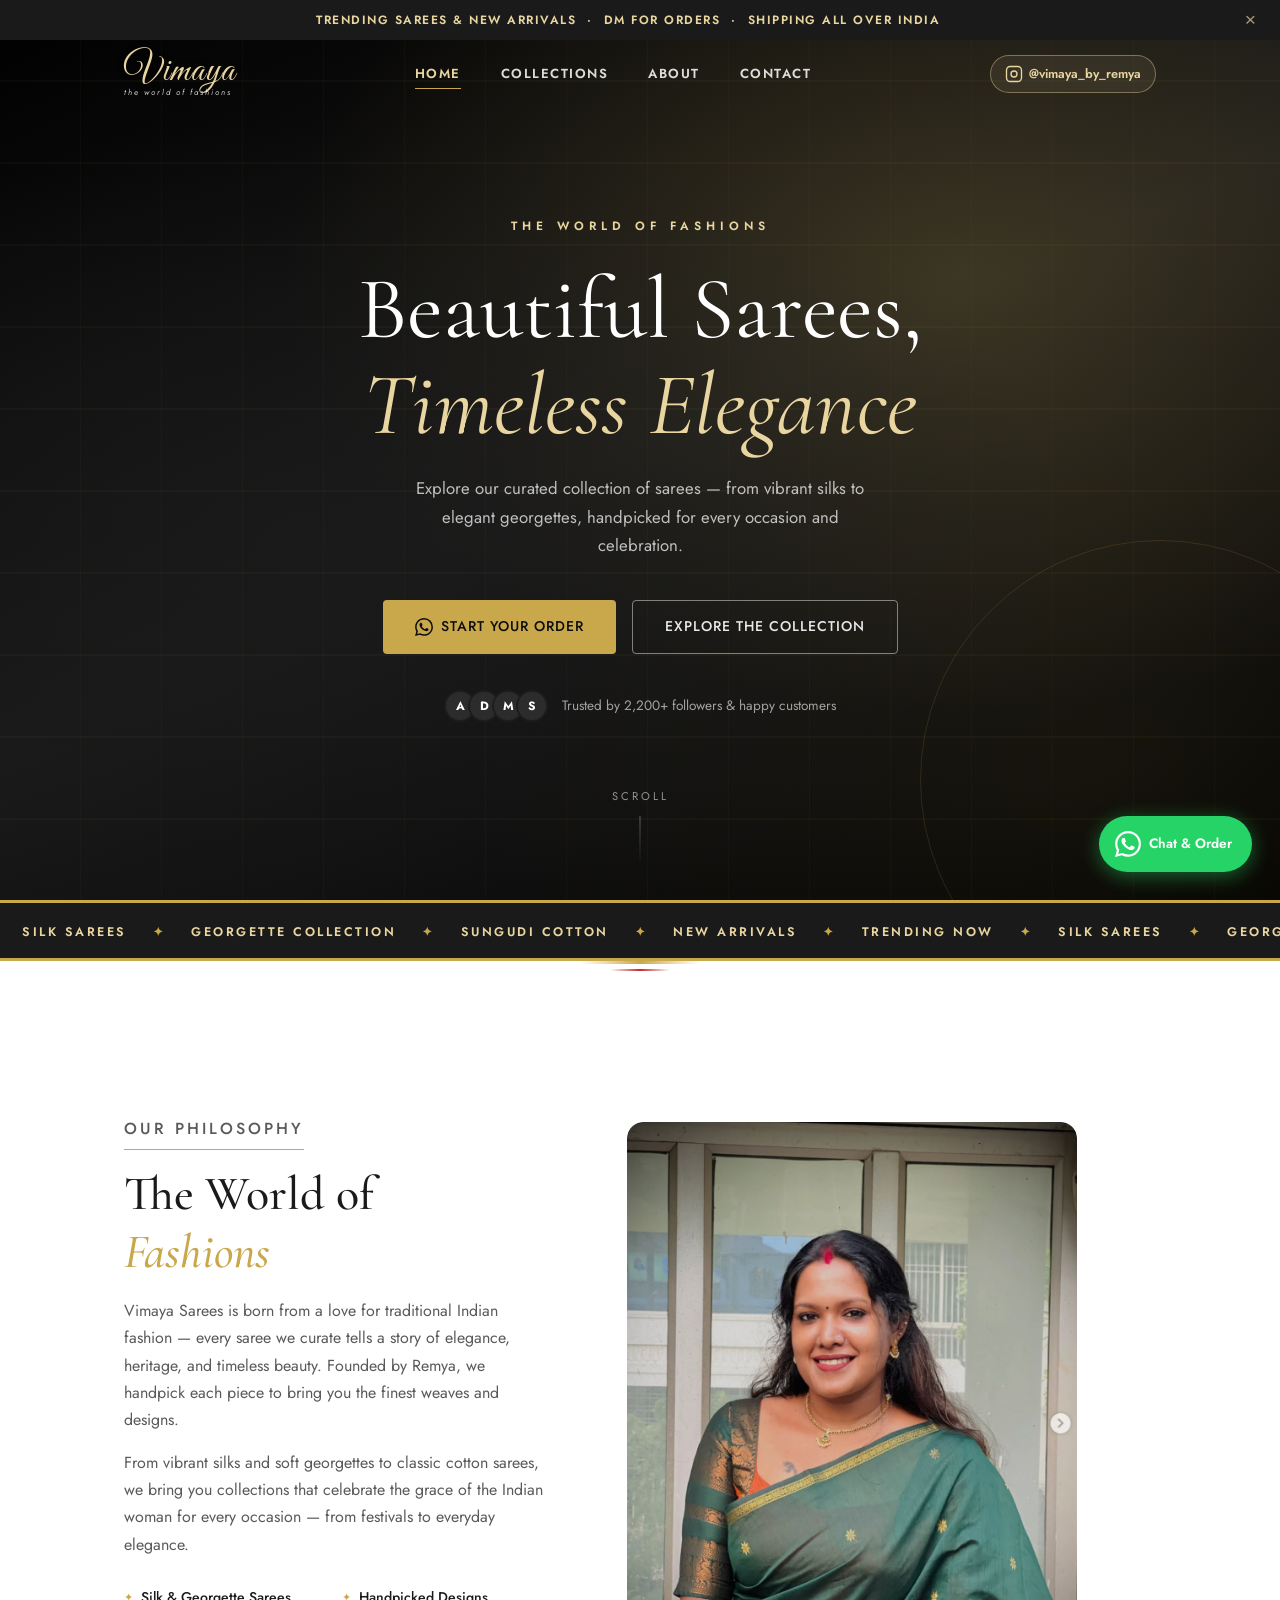
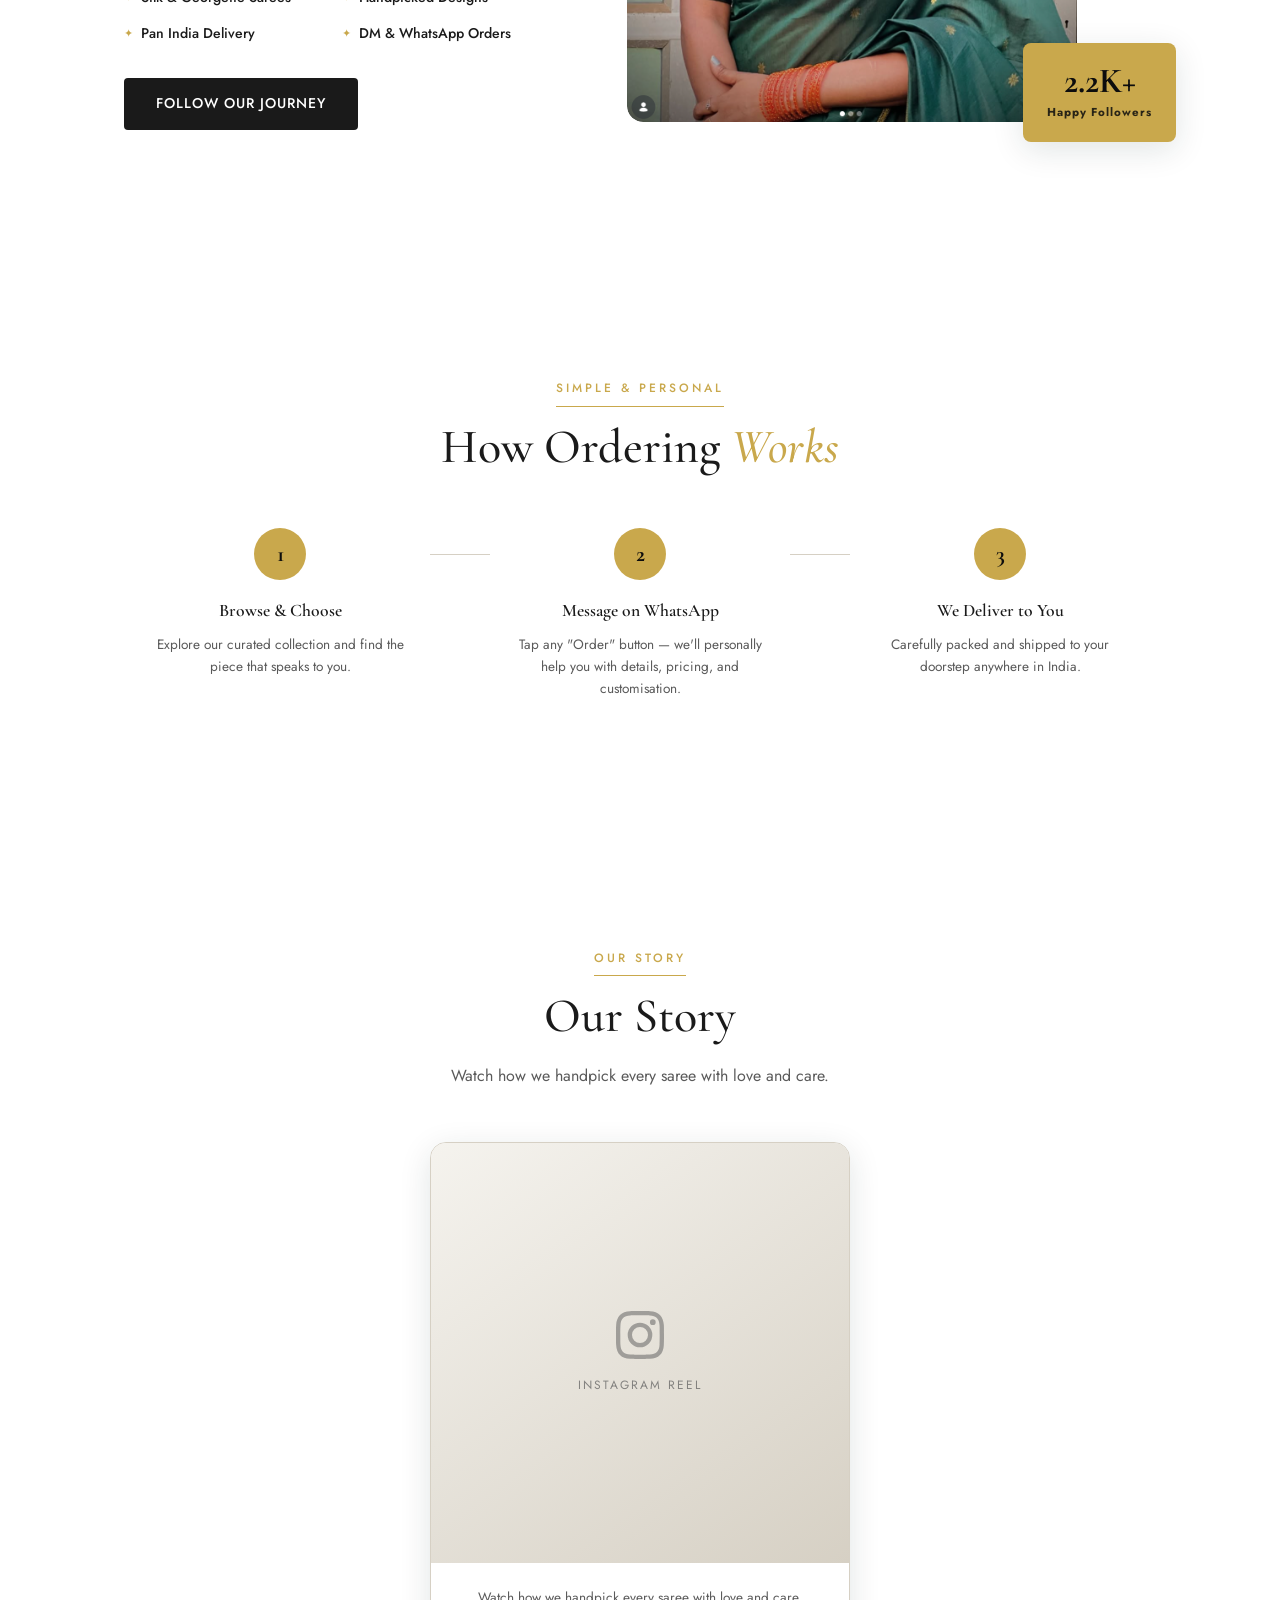
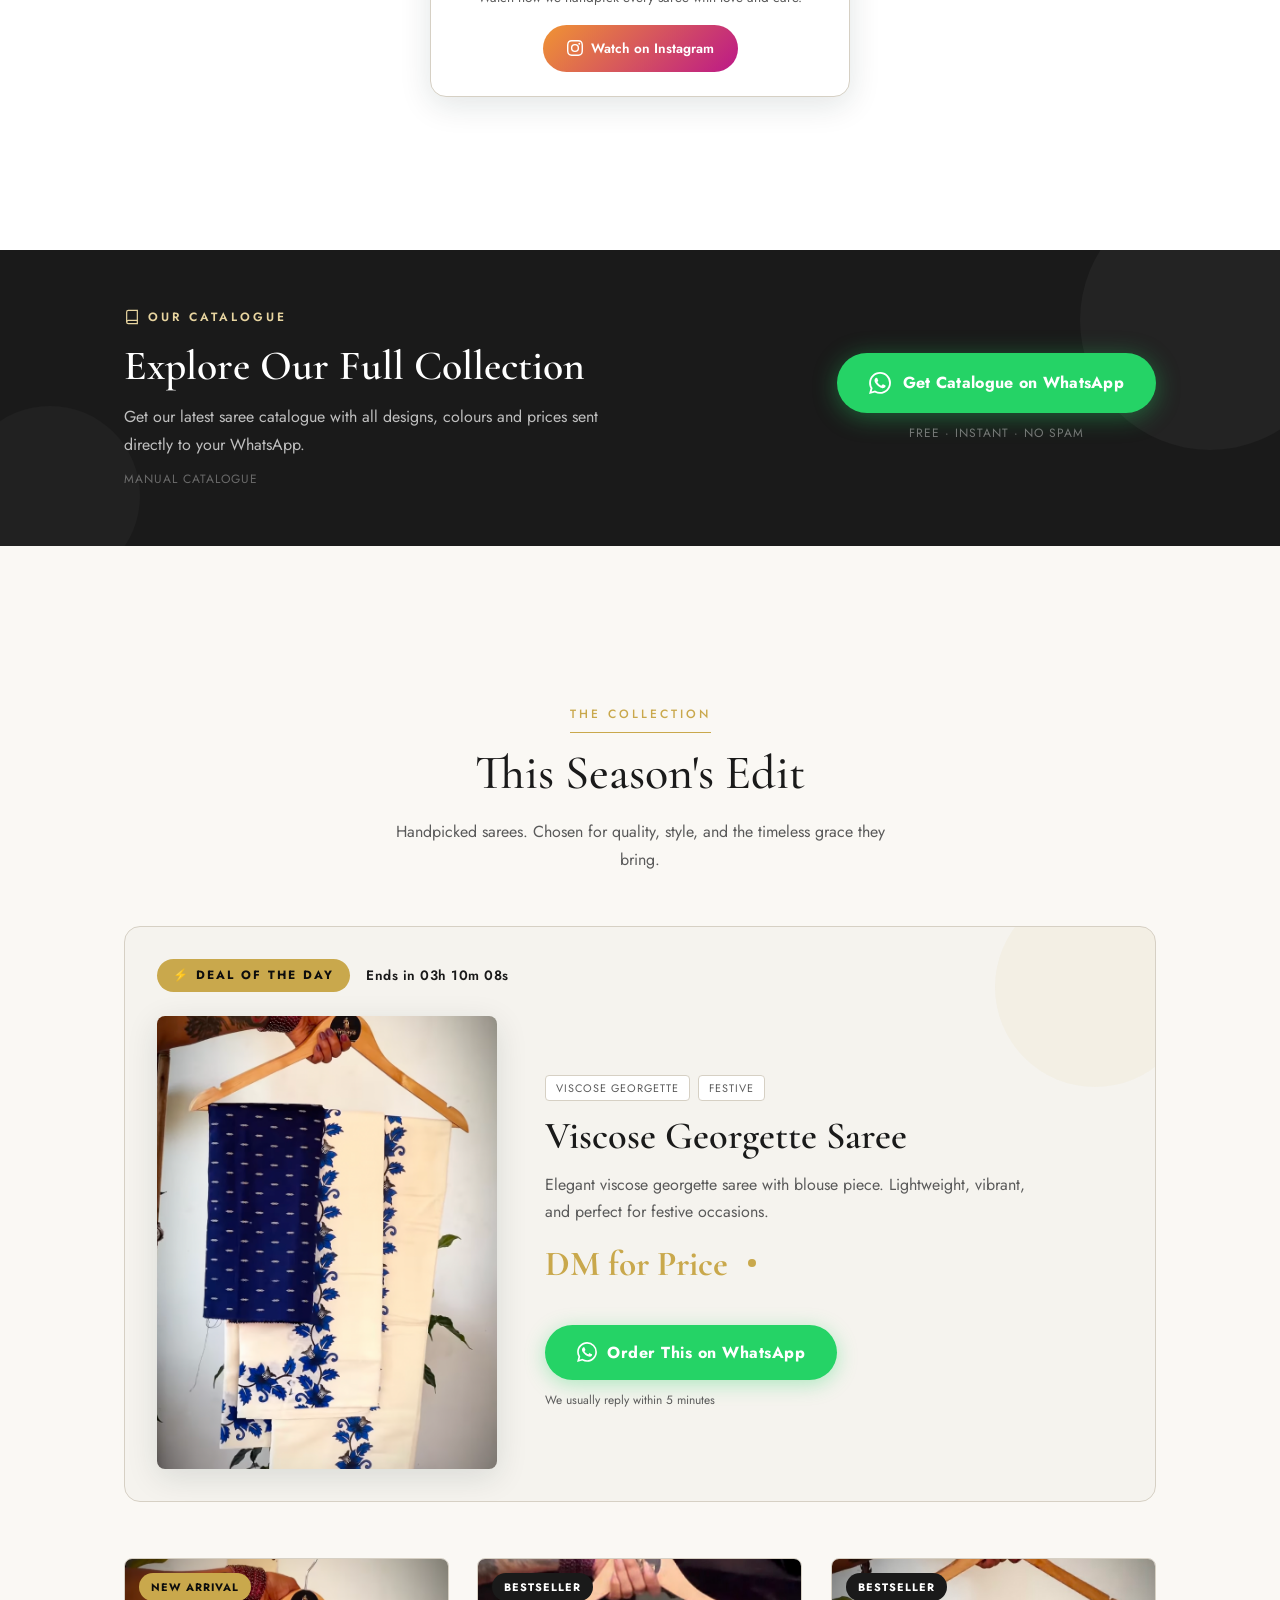
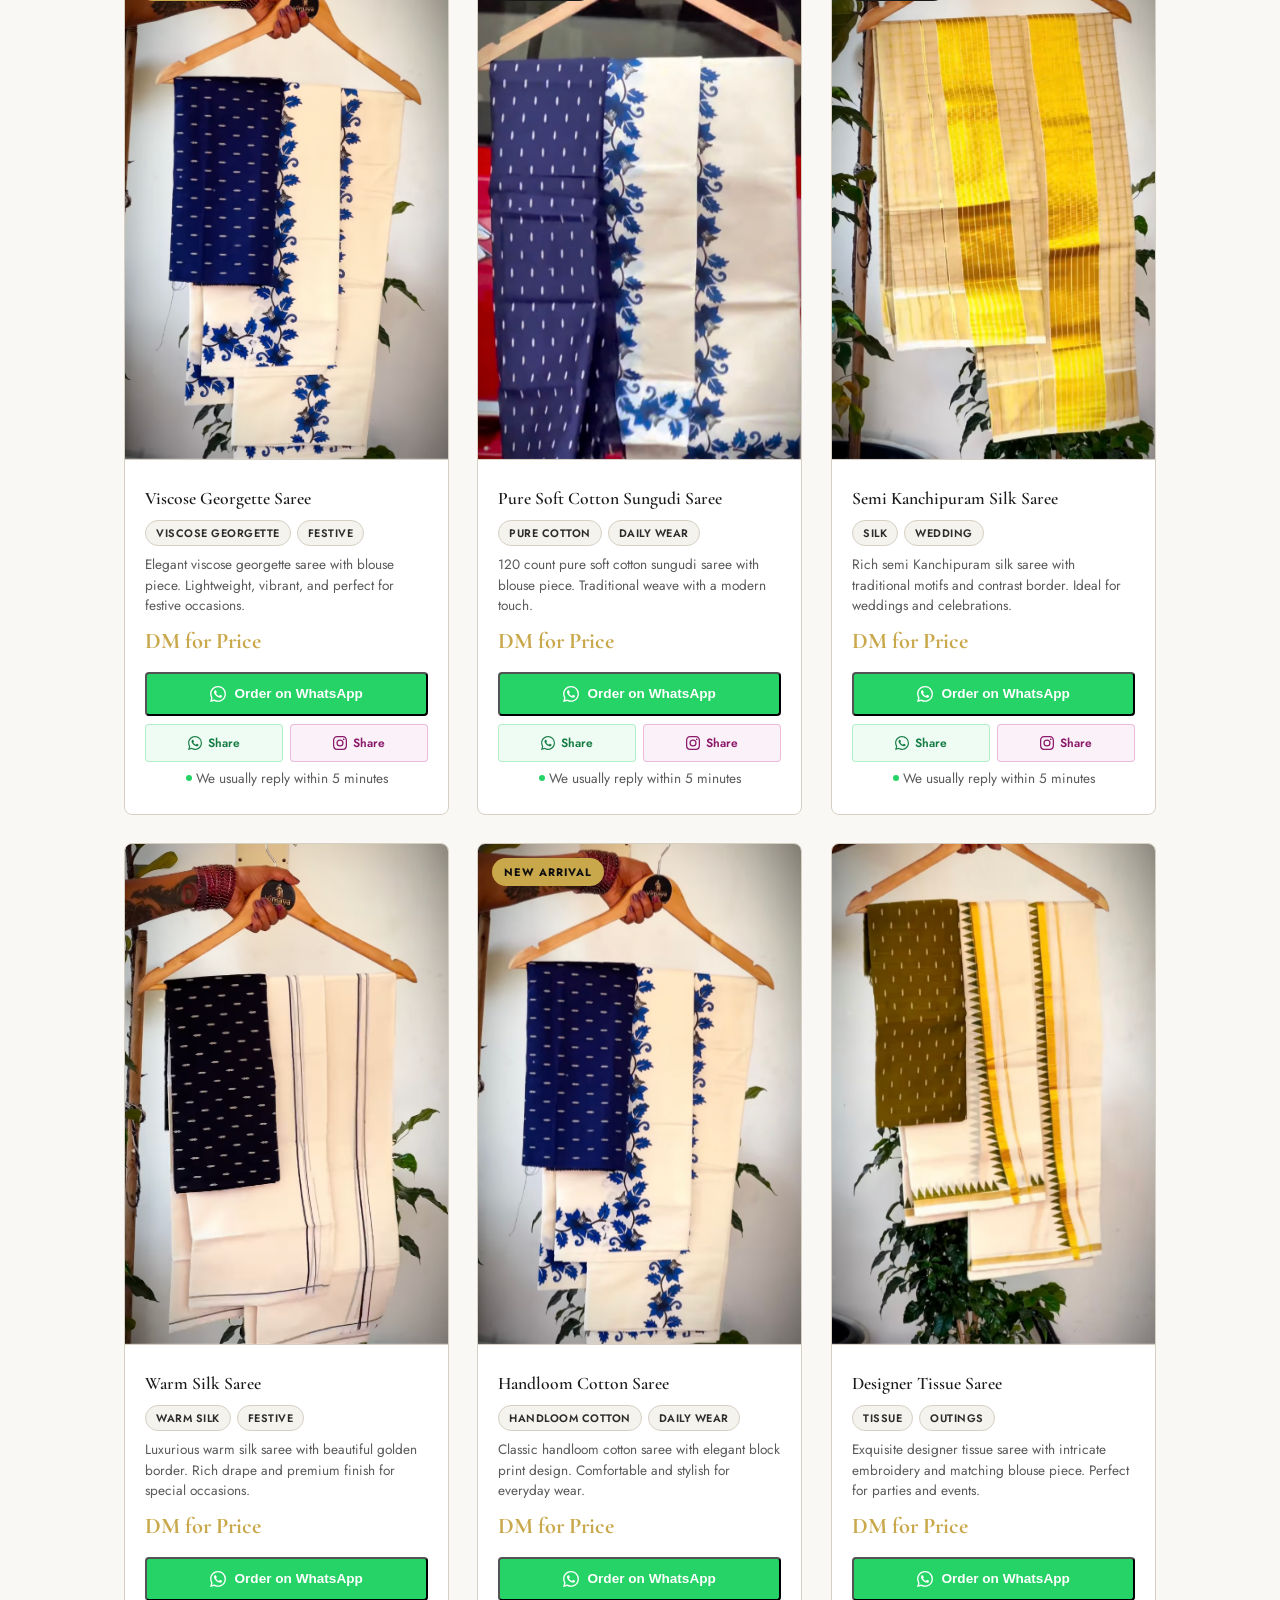
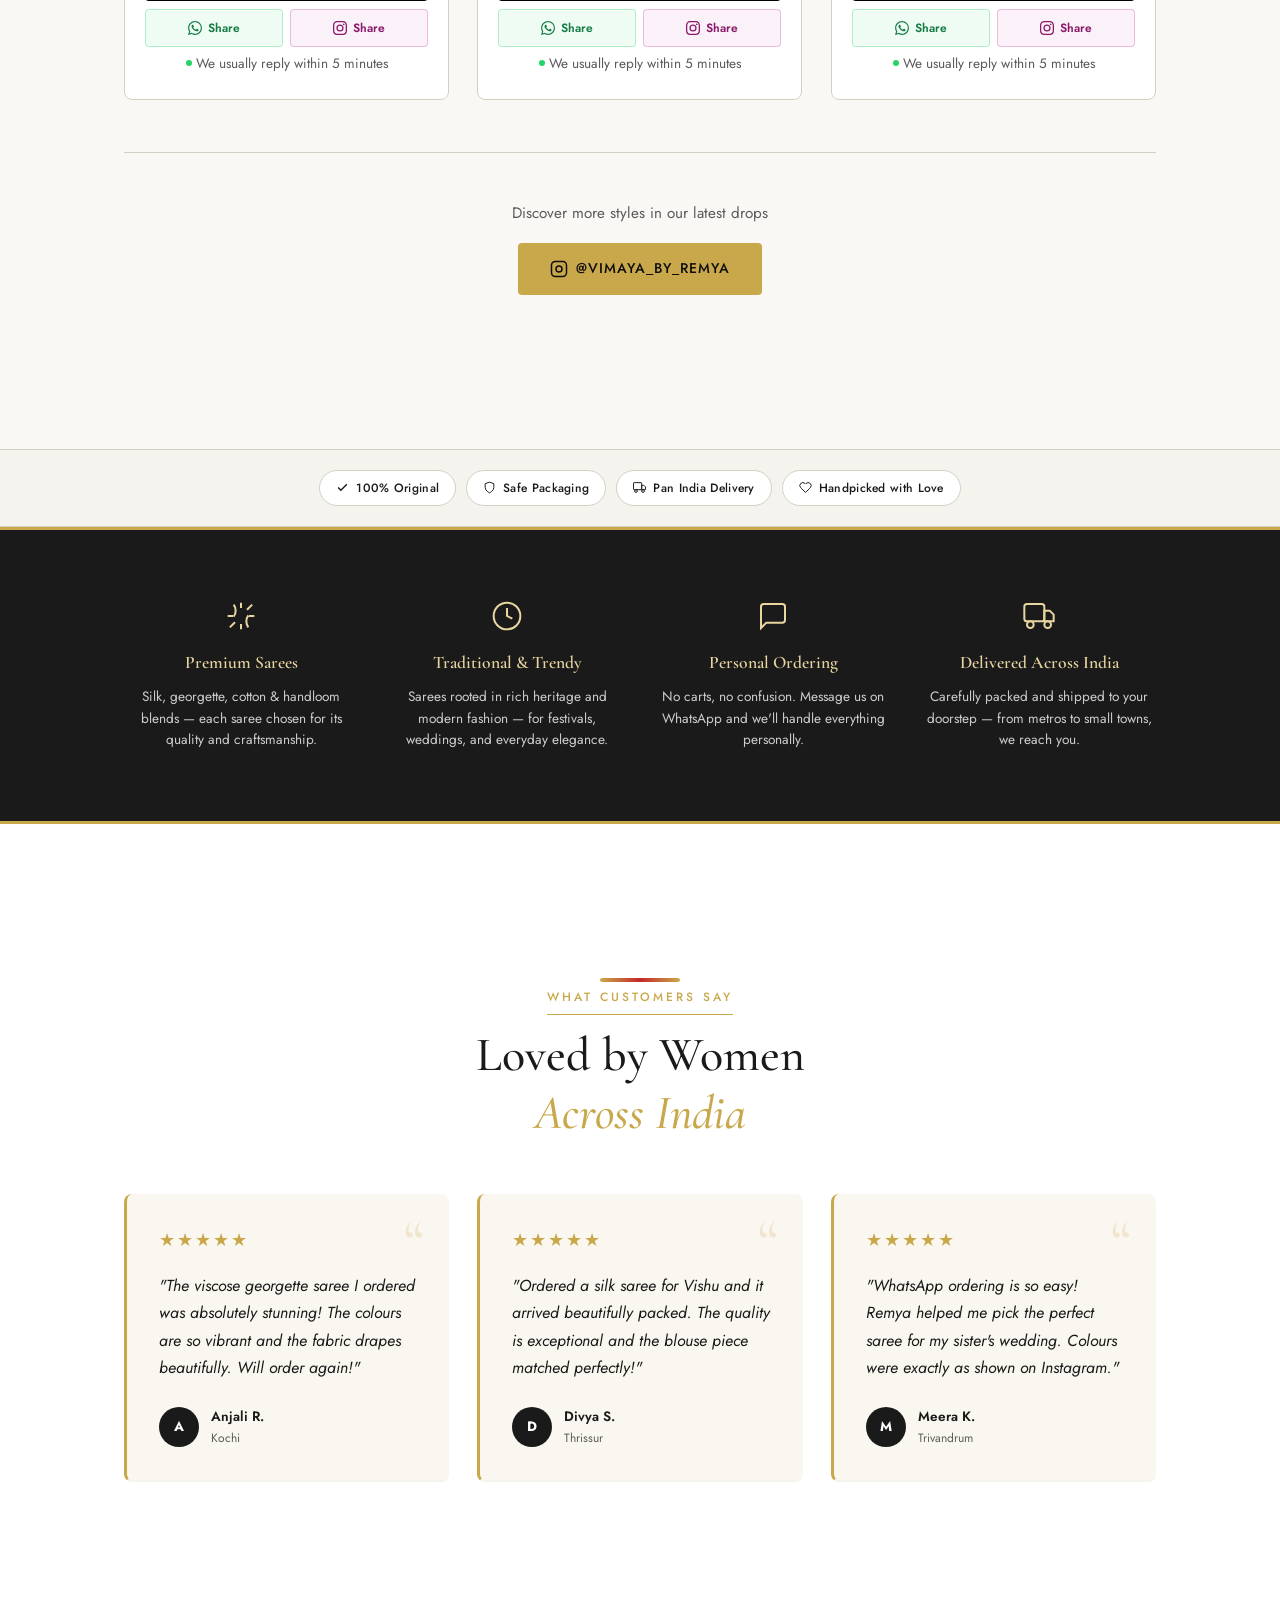
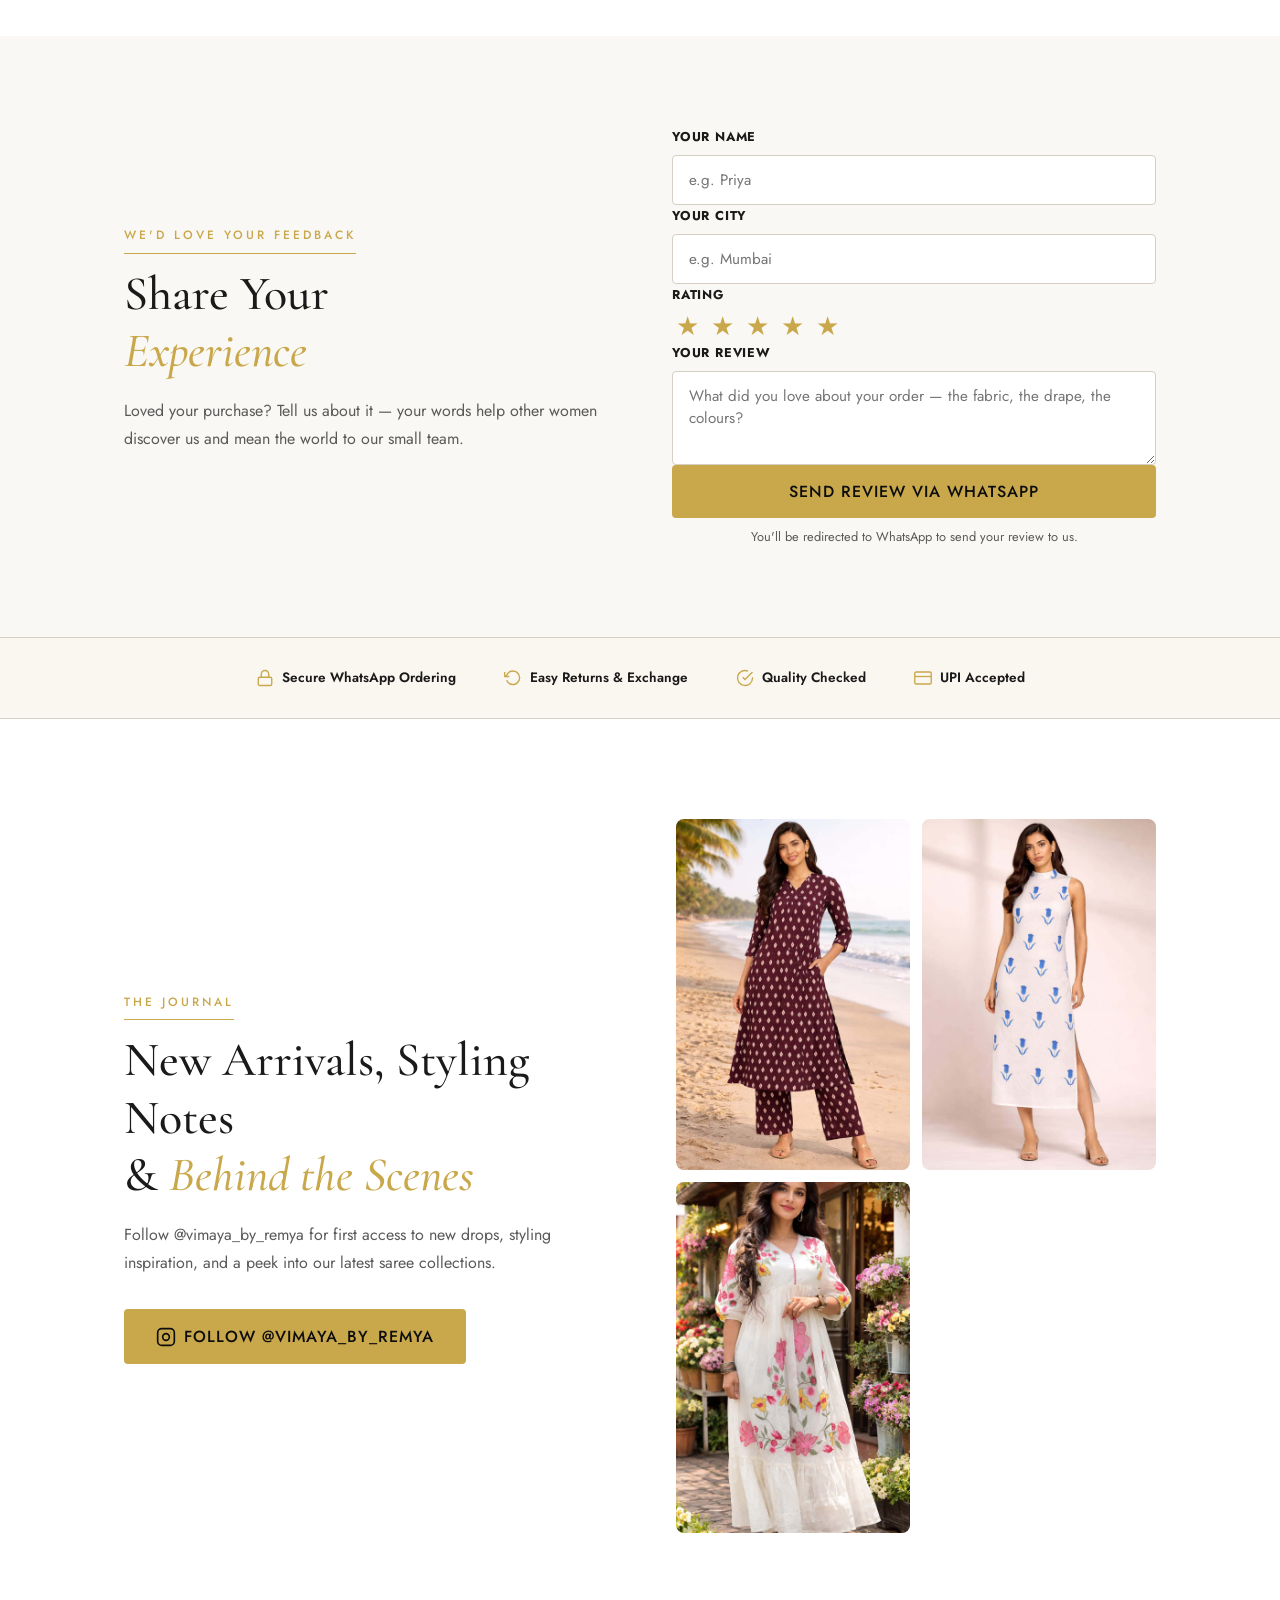
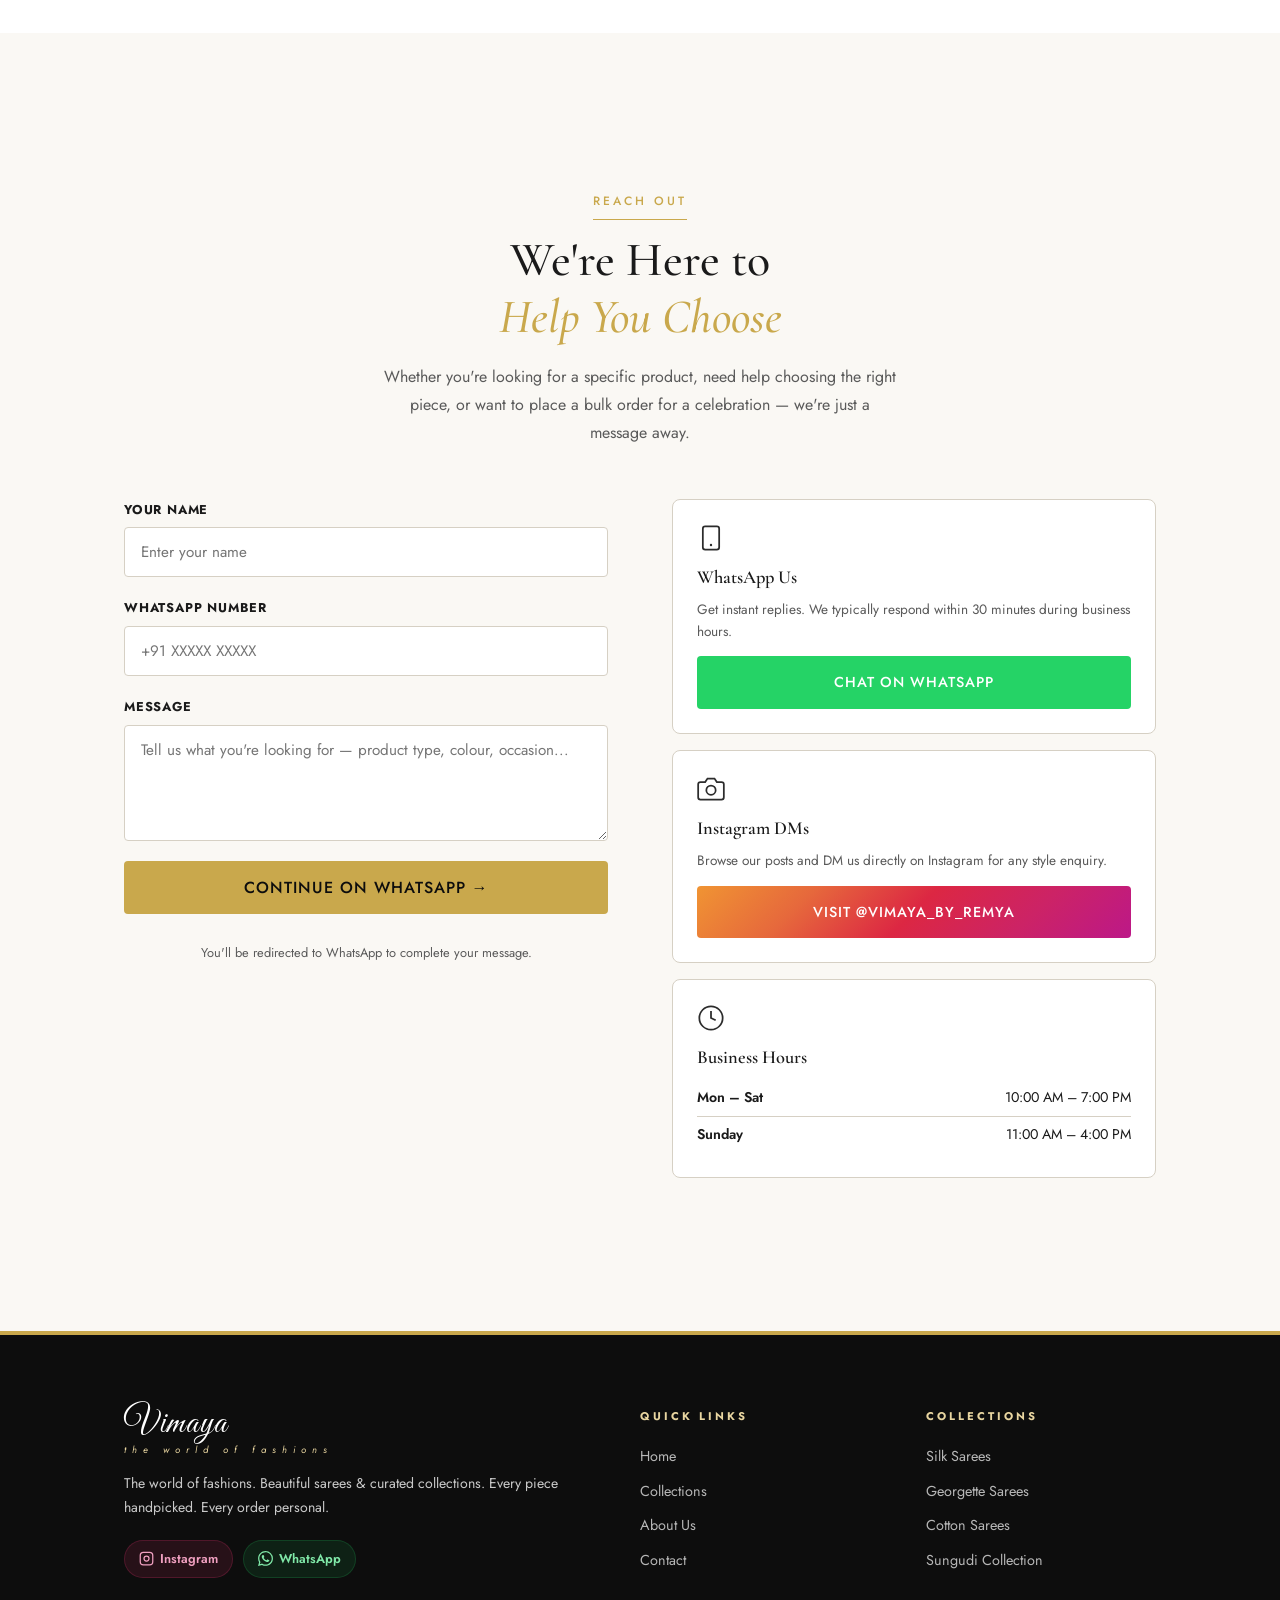
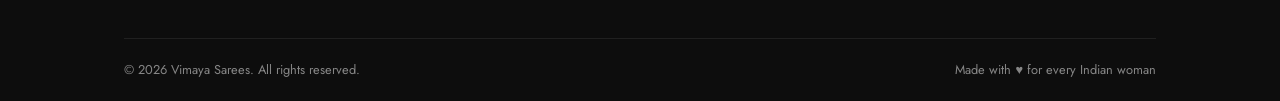
<file: demo-vimaya_by_remya/index.html>
<!DOCTYPE html>
<html lang="en">
<head>
  <meta charset="UTF-8" />
  <meta name="viewport" content="width=device-width, initial-scale=1.0" />
  <meta name="description" content="Vimaya Sarees — The world of fashions. Beautiful sarees, curated collections & handpicked designs. Order via WhatsApp or follow us on Instagram @vimaya_by_remya" />
  <title>Vimaya Sarees | The World of Fashions</title>

  <!-- Favicon -->
  <link rel="icon" href="assets/favicon/favicon.ico" sizes="32x32" />
  <link rel="icon" href="assets/favicon/favicon.svg" type="image/svg+xml" />
  <link rel="icon" href="assets/favicon/favicon-96x96.png" type="image/png" sizes="96x96" />
  <link rel="apple-touch-icon" href="assets/favicon/apple-touch-icon.png" />
  <link rel="manifest" href="assets/favicon/site.webmanifest" />

  <!-- SEO -->
  <link rel="canonical" href="https://vimayasarees.com/" />
  <meta name="theme-color" content="#1A1A1A" />

  <!-- Open Graph -->
  <meta property="og:type" content="website" />
  <meta property="og:title" content="Vimaya Sarees | The World of Fashions" />
  <meta property="og:description" content="The world of fashions. Beautiful sarees & curated collections. Order via WhatsApp." />
  <meta property="og:image" content="https://vimayasarees.com/assets/images/brand/og-cover.jpg" />
  <meta property="og:url" content="https://vimayasarees.com/" />
  <meta property="og:site_name" content="Vimaya Sarees" />

  <!-- Twitter Card -->
  <meta name="twitter:card" content="summary_large_image" />
  <meta name="twitter:title" content="Vimaya Sarees | The World of Fashions" />
  <meta name="twitter:description" content="The world of fashions. Beautiful sarees & curated collections." />
  <meta name="twitter:image" content="https://vimayasarees.com/assets/images/brand/og-cover.jpg" />

  <!-- Structured Data -->
  <script type="application/ld+json">
  {
    "@context": "https://schema.org",
    "@type": "LocalBusiness",
    "name": "Vimaya Sarees",
    "description": "The world of fashions. Beautiful sarees, curated collections & handpicked designs.",
    "url": "https://vimayasarees.com",
    "image": "https://vimayasarees.com/assets/images/brand/og-cover.jpg",
    "telephone": "+919072301300",
    "sameAs": [
      "https://instagram.com/vimaya_by_remya"
    ],
    "openingHours": ["Mo-Sa 10:00-19:00", "Su 11:00-16:00"],
    "priceRange": "₹₹"
  }
  </script>

  <!-- Google Fonts — preload critical weights -->
  <link rel="preconnect" href="https://fonts.googleapis.com" />
  <link rel="preconnect" href="https://fonts.gstatic.com" crossorigin />
  <link rel="preload" as="style" href="https://fonts.googleapis.com/css2?family=Cormorant+Garamond:ital,wght@0,400;0,500;0,600;0,700;1,400;1,600&family=Great+Vibes&family=Jost:wght@300;400;500;600&display=swap" />
  <link href="https://fonts.googleapis.com/css2?family=Cormorant+Garamond:ital,wght@0,400;0,500;0,600;0,700;1,400;1,600&family=Great+Vibes&family=Jost:wght@300;400;500;600&display=swap" rel="stylesheet" />

  <link rel="stylesheet" href="assets/css/style.css" />
</head>
<body>

  <!-- ========== SKIP LINK ========== -->
  <a href="#home" class="skip-link">Skip to main content</a>

  <!-- ========== ANNOUNCEMENT BAR ========== -->
  <div class="announcement-bar" id="announcement-bar">
    <div class="container">
      <p class="announcement-text">Trending Sarees & New Arrivals &nbsp;·&nbsp; DM for Orders &nbsp;·&nbsp; Shipping All Over India</p>
    </div>
    <button class="announcement-close" id="announcement-close" aria-label="Dismiss announcement">&times;</button>
  </div>

  <!-- ========== NAVBAR ========== -->
  <header class="navbar" id="navbar">
    <div class="nav-container">
      <a href="#home" class="nav-logo">
        <span class="logo-main">Vimaya</span>
        <span class="logo-sub">the world of fashions</span>
      </a>

      <nav class="nav-links" id="nav-links">
        <a href="#home">Home</a>
        <a href="#collections">Collections</a>
        <a href="#about">About</a>
        <a href="#contact">Contact</a>
      </nav>

      <a href="https://instagram.com/vimaya_by_remya" target="_blank" rel="noopener" class="nav-insta">
        <svg viewBox="0 0 24 24" fill="none" stroke="currentColor" stroke-width="1.8" width="18" height="18">
          <rect x="2" y="2" width="20" height="20" rx="5" ry="5"/>
          <circle cx="12" cy="12" r="4"/>
          <circle cx="17.5" cy="6.5" r="0.5" fill="currentColor" stroke="none"/>
        </svg>
        @vimaya_by_remya
      </a>

      <button class="hamburger" id="hamburger" aria-label="Open menu" aria-expanded="false" aria-controls="nav-links">
        <span></span><span></span><span></span>
      </button>
    </div>
  </header>

  <!-- ========== HERO ========== -->
  <section class="hero" id="home">
    <div class="hero-bg-pattern"></div>
    <div class="hero-content">
      <p class="hero-eyebrow">The World of Fashions</p>
      <h1>Beautiful Sarees,<br /><em>Timeless Elegance</em></h1>
      <p class="hero-sub">Explore our curated collection of sarees — from vibrant silks to elegant georgettes, handpicked for every occasion and celebration.</p>
      <div class="hero-buttons">
        <a href="https://wa.me/919072301300?text=Hi%20Vimaya!%20I%20visited%20your%20website%20and%20would%20like%20to%20place%20an%20order." target="_blank" rel="noopener" class="btn btn-gold">
          <svg viewBox="0 0 24 24" fill="currentColor" width="18" height="18"><path d="M17.472 14.382c-.297-.149-1.758-.867-2.03-.967-.273-.099-.471-.148-.67.15-.197.297-.767.966-.94 1.164-.173.199-.347.223-.644.075-.297-.15-1.255-.463-2.39-1.475-.883-.788-1.48-1.761-1.653-2.059-.173-.297-.018-.458.13-.606.134-.133.298-.347.446-.52.149-.174.198-.298.298-.497.099-.198.05-.371-.025-.52-.075-.149-.669-1.612-.916-2.207-.242-.579-.487-.5-.669-.51-.173-.008-.371-.01-.57-.01-.198 0-.52.074-.792.372-.272.297-1.04 1.016-1.04 2.479 0 1.462 1.065 2.875 1.213 3.074.149.198 2.096 3.2 5.077 4.487.709.306 1.262.489 1.694.625.712.227 1.36.195 1.871.118.571-.085 1.758-.719 2.006-1.413.248-.694.248-1.289.173-1.413-.074-.124-.272-.198-.57-.347m-5.421 7.403h-.004a9.87 9.87 0 01-5.031-1.378l-.361-.214-3.741.982.998-3.648-.235-.374a9.86 9.86 0 01-1.51-5.26c.001-5.45 4.436-9.884 9.888-9.884 2.64 0 5.122 1.03 6.988 2.898a9.825 9.825 0 012.893 6.994c-.003 5.45-4.437 9.884-9.885 9.884m8.413-18.297A11.815 11.815 0 0012.05 0C5.495 0 .16 5.335.157 11.892c0 2.096.547 4.142 1.588 5.945L.057 24l6.305-1.654a11.882 11.882 0 005.683 1.448h.005c6.554 0 11.89-5.335 11.893-11.893a11.821 11.821 0 00-3.48-8.413z"/></svg>
          Start Your Order
        </a>
        <a href="#collections" class="btn btn-ghost">Explore the Collection</a>
      </div>
      <!-- Social proof -->
      <div class="hero-social-proof">
        <div class="proof-avatars">
          <span class="proof-avatar">A</span>
          <span class="proof-avatar">D</span>
          <span class="proof-avatar">M</span>
          <span class="proof-avatar">S</span>
        </div>
        <span>Trusted by 2,200+ followers &amp; happy customers</span>
      </div>
    </div>
    <div class="hero-scroll-hint">
      <span>Scroll</span>
      <div class="scroll-line"></div>
    </div>
  </section>

  <!-- ========== MARQUEE ========== -->
  <div class="marquee-strip">
    <div class="marquee-track" id="marquee-track">
    </div>
  </div>

  <!-- ========== ABOUT ========== -->
  <section class="about" id="about">
    <div class="container">
      <div class="about-grid">
        <div class="about-visual">
          <div class="about-img-box" id="brand-photo-box">
            <div class="img-placeholder"><span>Your Brand Photo</span></div>
          </div>
          <div class="about-tag-card">
            <p class="tag-number">2.2K+</p>
            <p class="tag-label">Happy Followers</p>
          </div>
        </div>
        <div class="about-text">
          <p class="section-label">Our Philosophy</p>
          <h2>The World of<br /><em>Fashions</em></h2>
          <p>Vimaya Sarees is born from a love for traditional Indian fashion — every saree we curate tells a story of elegance, heritage, and timeless beauty. Founded by Remya, we handpick each piece to bring you the finest weaves and designs.</p>
          <p>From vibrant silks and soft georgettes to classic cotton sarees, we bring you collections that celebrate the grace of the Indian woman for every occasion — from festivals to everyday elegance.</p>
          <div class="about-trust">
            <div class="trust-item">
              <span class="trust-icon">✦</span>
              <span>Silk & Georgette Sarees</span>
            </div>
            <div class="trust-item">
              <span class="trust-icon">✦</span>
              <span>Handpicked Designs</span>
            </div>
            <div class="trust-item">
              <span class="trust-icon">✦</span>
              <span>Pan India Delivery</span>
            </div>
            <div class="trust-item">
              <span class="trust-icon">✦</span>
              <span>DM & WhatsApp Orders</span>
            </div>
          </div>
          <a href="https://instagram.com/vimaya_by_remya" target="_blank" rel="noopener" class="btn btn-teal" style="margin-top:32px;">
            Follow Our Journey
          </a>
        </div>
      </div>
    </div>
  </section>

  <!-- ========== HOW IT WORKS ========== -->
  <section class="how-it-works">
    <div class="container">
      <div class="section-header">
        <p class="section-label">Simple & Personal</p>
        <h2>How Ordering <em>Works</em></h2>
      </div>
      <div class="steps-grid">
        <div class="step-item">
          <div class="step-number">1</div>
          <h4>Browse & Choose</h4>
          <p>Explore our curated collection and find the piece that speaks to you.</p>
        </div>
        <div class="step-connector" aria-hidden="true"></div>
        <div class="step-item">
          <div class="step-number">2</div>
          <h4>Message on WhatsApp</h4>
          <p>Tap any "Order" button — we'll personally help you with details, pricing, and customisation.</p>
        </div>
        <div class="step-connector" aria-hidden="true"></div>
        <div class="step-item">
          <div class="step-number">3</div>
          <h4>We Deliver to You</h4>
          <p>Carefully packed and shipped to your doorstep anywhere in India.</p>
        </div>
      </div>
    </div>
  </section>

  <!-- ========== BRAND STORY VIDEO ========== -->
  <section class="video-section" id="video-section" style="display:none;">
    <div class="container">
      <div class="section-header">
        <p class="section-label">Our Story</p>
        <h2 id="video-heading">Our Story</h2>
        <p class="section-sub" id="video-subtext">Watch how we handpick every product with love and care.</p>
      </div>
      <div class="video-embed-wrap" id="video-embed-wrap">
        <!-- Filled by JS — either iframe or Instagram card -->
      </div>
    </div>
  </section>

  <!-- ===== CATALOGUE SECTION ===== -->
  <section class="catalogue-section" id="catalogue-section" style="display:none;">
    <div class="container">
      <div class="catalogue-inner">
        <div class="catalogue-text">
          <span class="catalogue-eyebrow">
            <svg viewBox="0 0 24 24" fill="none" stroke="currentColor" stroke-width="1.8" width="16" height="16">
              <path d="M4 19.5A2.5 2.5 0 016.5 17H20"/>
              <path d="M6.5 2H20v20H6.5A2.5 2.5 0 014 19.5v-15A2.5 2.5 0 016.5 2z"/>
            </svg>
            Our Catalogue
          </span>
          <h2 class="catalogue-heading" id="catalogue-heading">Explore Our Full Collection</h2>
          <p class="catalogue-subtext" id="catalogue-subtext">Get our latest catalogue with all designs, styles and prices sent directly to your WhatsApp.</p>
          <p class="catalogue-mode-label" id="catalogue-mode-label"></p>
        </div>
        <div class="catalogue-action">
          <a class="catalogue-wa-btn" id="catalogue-wa-btn" href="#" target="_blank" rel="noopener">
            <svg viewBox="0 0 24 24" fill="currentColor" width="22" height="22">
              <path d="M17.472 14.382c-.297-.149-1.758-.867-2.03-.967-.273-.099-.471-.148-.67.15-.197.297-.767.966-.94 1.164-.173.199-.347.223-.644.075-.297-.15-1.255-.463-2.39-1.475-.883-.788-1.48-1.761-1.653-2.059-.173-.297-.018-.458.13-.606.134-.133.298-.347.446-.52.149-.174.198-.298.298-.497.099-.198.05-.371-.025-.52-.075-.149-.669-1.612-.916-2.207-.242-.579-.487-.5-.669-.51-.173-.008-.371-.01-.57-.01-.198 0-.52.074-.792.372-.272.297-1.04 1.016-1.04 2.479 0 1.462 1.065 2.875 1.213 3.074.149.198 2.096 3.2 5.077 4.487.709.306 1.262.489 1.694.625.712.227 1.36.195 1.871.118.571-.085 1.758-.719 2.006-1.413.248-.694.248-1.289.173-1.413-.074-.124-.272-.198-.57-.347m-5.421 7.403h-.004a9.87 9.87 0 01-5.031-1.378l-.361-.214-3.741.982.998-3.648-.235-.374a9.86 9.86 0 01-1.51-5.26c.001-5.45 4.436-9.884 9.888-9.884 2.64 0 5.122 1.03 6.988 2.898a9.825 9.825 0 012.893 6.994c-.003 5.45-4.437 9.884-9.885 9.884m8.413-18.297A11.815 11.815 0 0012.05 0C5.495 0 .16 5.335.157 11.892c0 2.096.547 4.142 1.588 5.945L.057 24l6.305-1.654a11.882 11.882 0 005.683 1.448h.005c6.554 0 11.89-5.335 11.893-11.893a11.821 11.821 0 00-3.48-8.413z"/>
            </svg>
            <span id="catalogue-btn-text">Get Catalogue on WhatsApp</span>
          </a>
          <p class="catalogue-note" id="catalogue-note">Free · Instant · No spam</p>
        </div>
      </div>
    </div>
  </section>

  <!-- ========== COLLECTIONS ========== -->
  <section class="collections" id="collections">
    <div class="container">
      <div class="section-header">
        <p class="section-label">The Collection</p>
        <h2>This Season's Edit</h2>
        <p class="section-sub">Handpicked sarees. Chosen for quality, style, and the timeless grace they bring.</p>
      </div>

      <div class="deal-of-day" id="deal-of-day" style="display:none;">
        <div class="deal-badge-row">
          <span class="deal-badge">⚡ Deal of the Day</span>
          <span class="deal-timer" id="deal-timer"></span>
        </div>
        <div class="deal-inner">
          <div class="deal-image-wrap" id="deal-image-wrap">
            <div class="deal-img-placeholder" id="deal-img-placeholder">
              <span>Photo Coming Soon</span>
            </div>
          </div>
          <div class="deal-content">
            <div class="deal-tags" id="deal-tags"></div>
            <h2 class="deal-name" id="deal-name"></h2>
            <p class="deal-desc" id="deal-desc"></p>
            <div class="deal-meta">
              <span class="deal-price" id="deal-price"></span>
              <span class="deal-stock" id="deal-stock"></span>
            </div>
            <div class="deal-sizes" id="deal-sizes"></div>
            <a class="deal-wa-btn" id="deal-wa-btn" href="#" target="_blank" rel="noopener">
              <svg viewBox="0 0 24 24" fill="currentColor" width="20" height="20">
                <path d="M17.472 14.382c-.297-.149-1.758-.867-2.03-.967-.273-.099-.471-.148-.67.15-.197.297-.767.966-.94 1.164-.173.199-.347.223-.644.075-.297-.15-1.255-.463-2.39-1.475-.883-.788-1.48-1.761-1.653-2.059-.173-.297-.018-.458.13-.606.134-.133.298-.347.446-.52.149-.174.198-.298.298-.497.099-.198.05-.371-.025-.52-.075-.149-.669-1.612-.916-2.207-.242-.579-.487-.5-.669-.51-.173-.008-.371-.01-.57-.01-.198 0-.52.074-.792.372-.272.297-1.04 1.016-1.04 2.479 0 1.462 1.065 2.875 1.213 3.074.149.198 2.096 3.2 5.077 4.487.709.306 1.262.489 1.694.625.712.227 1.36.195 1.871.118.571-.085 1.758-.719 2.006-1.413.248-.694.248-1.289.173-1.413-.074-.124-.272-.198-.57-.347m-5.421 7.403h-.004a9.87 9.87 0 01-5.031-1.378l-.361-.214-3.741.982.998-3.648-.235-.374a9.86 9.86 0 01-1.51-5.26c.001-5.45 4.436-9.884 9.888-9.884 2.64 0 5.122 1.03 6.988 2.898a9.825 9.825 0 012.893 6.994c-.003 5.45-4.437 9.884-9.885 9.884m8.413-18.297A11.815 11.815 0 0012.05 0C5.495 0 .16 5.335.157 11.892c0 2.096.547 4.142 1.588 5.945L.057 24l6.305-1.654a11.882 11.882 0 005.683 1.448h.005c6.554 0 11.89-5.335 11.893-11.893a11.821 11.821 0 00-3.48-8.413z"/>
              </svg>
              Order This on WhatsApp
            </a>
            <p class="deal-reply">We usually reply within 5 minutes</p>
          </div>
        </div>
      </div>

      <!-- Cards are built automatically from assets/js/products.js -->
      <div class="saree-grid" id="saree-grid" role="list" aria-label="Product collection">
        <!-- Skeleton placeholders (removed by JS on load) -->
        <div class="skeleton-card" aria-hidden="true"><div class="skeleton-img"></div><div class="skeleton-line w80"></div><div class="skeleton-line w60"></div><div class="skeleton-line w40"></div></div>
        <div class="skeleton-card" aria-hidden="true"><div class="skeleton-img"></div><div class="skeleton-line w80"></div><div class="skeleton-line w60"></div><div class="skeleton-line w40"></div></div>
        <div class="skeleton-card" aria-hidden="true"><div class="skeleton-img"></div><div class="skeleton-line w80"></div><div class="skeleton-line w60"></div><div class="skeleton-line w40"></div></div>
      </div>

      <div class="collections-cta">
        <p>Discover more styles in our latest drops</p>
        <a href="https://instagram.com/vimaya_by_remya" target="_blank" rel="noopener" class="btn btn-gold">
          <svg viewBox="0 0 24 24" fill="none" stroke="currentColor" stroke-width="2" width="18" height="18">
            <rect x="2" y="2" width="20" height="20" rx="5"/>
            <circle cx="12" cy="12" r="4"/>
            <circle cx="17.5" cy="6.5" r="0.5" fill="currentColor" stroke="none"/>
          </svg>
          @vimaya_by_remya
        </a>
      </div>
    </div>
  </section>

  <!-- ========== TRUST BADGES ========== -->
  <div class="trust-badges-strip" id="trust-badges-strip" style="display:none;">
    <div class="container">
      <div class="trust-badges-row" id="trust-badges-row">
        <!-- Filled by JS from site.json -->
      </div>
    </div>
  </div>

  <!-- ========== FEATURES STRIP ========== -->
  <section class="features">
    <div class="container">
      <div class="features-grid">
        <div class="feature-item">
          <div class="feature-icon" aria-hidden="true">
            <svg viewBox="0 0 24 24" fill="none" stroke="currentColor" stroke-width="1.5" width="32" height="32"><path d="M20.38 3.46L16.5 7.34M3.62 20.54l3.88-3.88M6.5 3.5C6.5 3.5 8 5.5 8 8s-1.5 4.5-1.5 4.5M17.5 11.5c0 0-1.5 2-1.5 4.5s1.5 4.5 1.5 4.5M12 2v4M12 18v4M2 12h4M18 12h4"/></svg>
          </div>
          <h4>Premium Sarees</h4>
          <p>Silk, georgette, cotton & handloom blends — each saree chosen for its quality and craftsmanship.</p>
        </div>
        <div class="feature-item">
          <div class="feature-icon" aria-hidden="true">
            <svg viewBox="0 0 24 24" fill="none" stroke="currentColor" stroke-width="1.5" width="32" height="32"><path d="M12 2a10 10 0 110 20 10 10 0 010-20z"/><path d="M12 6v6l4 2"/></svg>
          </div>
          <h4>Traditional & Trendy</h4>
          <p>Sarees rooted in rich heritage and modern fashion — for festivals, weddings, and everyday elegance.</p>
        </div>
        <div class="feature-item">
          <div class="feature-icon" aria-hidden="true">
            <svg viewBox="0 0 24 24" fill="none" stroke="currentColor" stroke-width="1.5" width="32" height="32"><path d="M21 15a2 2 0 01-2 2H7l-4 4V5a2 2 0 012-2h14a2 2 0 012 2z"/></svg>
          </div>
          <h4>Personal Ordering</h4>
          <p>No carts, no confusion. Message us on WhatsApp and we'll handle everything personally.</p>
        </div>
        <div class="feature-item">
          <div class="feature-icon" aria-hidden="true">
            <svg viewBox="0 0 24 24" fill="none" stroke="currentColor" stroke-width="1.5" width="32" height="32"><rect x="1" y="3" width="15" height="13" rx="2"/><path d="M16 8h4l3 3v5h-7V8z"/><circle cx="5.5" cy="18.5" r="2.5"/><circle cx="18.5" cy="18.5" r="2.5"/></svg>
          </div>
          <h4>Delivered Across India</h4>
          <p>Carefully packed and shipped to your doorstep — from metros to small towns, we reach you.</p>
        </div>
      </div>
    </div>
  </section>

  <!-- ========== TESTIMONIALS ========== -->
  <section class="testimonials" id="testimonials">
    <div class="container">
      <div class="section-header">
        <p class="section-label">What Customers Say</p>
        <h2>Loved by Women<br /><em>Across India</em></h2>
      </div>
      <div class="testimonial-grid">
        <div class="testimonial-card">
          <div class="testimonial-stars" aria-label="5 out of 5 stars">★★★★★</div>
          <p class="testimonial-text">"The viscose georgette saree I ordered was absolutely stunning! The colours are so vibrant and the fabric drapes beautifully. Will order again!"</p>
          <div class="testimonial-author">
            <div class="testimonial-avatar">A</div>
            <div>
              <p class="testimonial-name">Anjali R.</p>
              <p class="testimonial-location">Kochi</p>
            </div>
          </div>
        </div>
        <div class="testimonial-card">
          <div class="testimonial-stars" aria-label="5 out of 5 stars">★★★★★</div>
          <p class="testimonial-text">"Ordered a silk saree for Vishu and it arrived beautifully packed. The quality is exceptional and the blouse piece matched perfectly!"</p>
          <div class="testimonial-author">
            <div class="testimonial-avatar">D</div>
            <div>
              <p class="testimonial-name">Divya S.</p>
              <p class="testimonial-location">Thrissur</p>
            </div>
          </div>
        </div>
        <div class="testimonial-card">
          <div class="testimonial-stars" aria-label="5 out of 5 stars">★★★★★</div>
          <p class="testimonial-text">"WhatsApp ordering is so easy! Remya helped me pick the perfect saree for my sister's wedding. Colours were exactly as shown on Instagram."</p>
          <div class="testimonial-author">
            <div class="testimonial-avatar">M</div>
            <div>
              <p class="testimonial-name">Meera K.</p>
              <p class="testimonial-location">Trivandrum</p>
            </div>
          </div>
        </div>
      </div>
    </div>
  </section>

  <!-- ========== SHARE YOUR EXPERIENCE ========== -->
  <section class="review-section">
    <div class="container">
      <div class="review-inner">
        <div class="review-text">
          <p class="section-label">We'd Love Your Feedback</p>
          <h2>Share Your<br /><em>Experience</em></h2>
          <p class="review-sub">Loved your purchase? Tell us about it — your words help other women discover us and mean the world to our small team.</p>
        </div>
        <form class="review-form" id="review-form">
          <div class="form-group">
            <label for="review-name">Your Name</label>
            <input type="text" id="review-name" name="review-name" placeholder="e.g. Priya" required />
          </div>
          <div class="form-group">
            <label for="review-city">Your City</label>
            <input type="text" id="review-city" name="review-city" placeholder="e.g. Mumbai" required />
          </div>
          <div class="form-group">
            <label for="review-rating">Rating</label>
            <div class="star-rating" id="star-rating">
              <button type="button" class="star" data-value="1" aria-label="1 star">★</button>
              <button type="button" class="star" data-value="2" aria-label="2 stars">★</button>
              <button type="button" class="star" data-value="3" aria-label="3 stars">★</button>
              <button type="button" class="star" data-value="4" aria-label="4 stars">★</button>
              <button type="button" class="star" data-value="5" aria-label="5 stars">★</button>
            </div>
            <input type="hidden" id="review-rating" name="review-rating" value="5" />
          </div>
          <div class="form-group">
            <label for="review-text">Your Review</label>
            <textarea id="review-text" name="review-text" rows="3" placeholder="What did you love about your order — the fabric, the drape, the colours?" required></textarea>
          </div>
          <button type="submit" class="btn btn-gold" style="width:100%;justify-content:center;font-size:1rem;padding:15px;">
            Send Review via WhatsApp
          </button>
          <p class="form-note">You'll be redirected to WhatsApp to send your review to us.</p>
        </form>
      </div>
    </div>
  </section>

  <!-- ========== TRUST SIGNALS ========== -->
  <section class="trust-strip">
    <div class="container">
      <div class="trust-grid">
        <div class="trust-signal">
          <span class="trust-signal-icon" aria-hidden="true"><svg viewBox="0 0 24 24" fill="none" stroke="currentColor" stroke-width="1.8" width="18" height="18"><rect x="3" y="11" width="18" height="11" rx="2"/><path d="M7 11V7a5 5 0 0110 0v4"/></svg></span>
          <span>Secure WhatsApp Ordering</span>
        </div>
        <div class="trust-signal">
          <span class="trust-signal-icon" aria-hidden="true"><svg viewBox="0 0 24 24" fill="none" stroke="currentColor" stroke-width="1.8" width="18" height="18"><polyline points="1 4 1 10 7 10"/><path d="M3.51 15a9 9 0 100-6.68L1 10"/></svg></span>
          <span>Easy Returns & Exchange</span>
        </div>
        <div class="trust-signal">
          <span class="trust-signal-icon" aria-hidden="true"><svg viewBox="0 0 24 24" fill="none" stroke="currentColor" stroke-width="1.8" width="18" height="18"><path d="M22 11.08V12a10 10 0 11-5.93-9.14"/><polyline points="22 4 12 14.01 9 11.01"/></svg></span>
          <span>Quality Checked</span>
        </div>
        <div class="trust-signal">
          <span class="trust-signal-icon" aria-hidden="true"><svg viewBox="0 0 24 24" fill="none" stroke="currentColor" stroke-width="1.8" width="18" height="18"><rect x="1" y="4" width="22" height="16" rx="2"/><line x1="1" y1="10" x2="23" y2="10"/></svg></span>
          <span>UPI Accepted</span>
        </div>
      </div>
    </div>
  </section>

  <!-- ========== INSTAGRAM CTA ========== -->
  <section class="insta-cta">
    <div class="container">
      <div class="insta-cta-inner">
        <div class="insta-cta-text">
          <p class="section-label">The Journal</p>
          <h2>New Arrivals, Styling Notes<br />& <em>Behind the Scenes</em></h2>
          <p class="section-sub" style="margin-bottom:32px;">Follow @vimaya_by_remya for first access to new drops, styling inspiration, and a peek into our latest saree collections.</p>
          <a href="https://instagram.com/vimaya_by_remya" target="_blank" rel="noopener" class="btn btn-gold" style="font-size:1rem;padding:14px 32px;">
            <svg viewBox="0 0 24 24" fill="none" stroke="currentColor" stroke-width="2" width="20" height="20">
              <rect x="2" y="2" width="20" height="20" rx="5"/>
              <circle cx="12" cy="12" r="4"/>
              <circle cx="17.5" cy="6.5" r="0.5" fill="currentColor" stroke="none"/>
            </svg>
            Follow @vimaya_by_remya
          </a>
        </div>
        <div class="insta-cta-grid" id="journal-grid">
          <div class="insta-post-placeholder"></div>
          <div class="insta-post-placeholder"></div>
          <div class="insta-post-placeholder"></div>
          <div class="insta-post-placeholder"></div>
        </div>
      </div>
    </div>
  </section>

  <!-- ========== CONTACT ========== -->
  <section class="contact" id="contact">
    <div class="container">
      <div class="section-header">
        <p class="section-label">Reach Out</p>
        <h2>We're Here to<br /><em>Help You Choose</em></h2>
        <p class="section-sub">Whether you're looking for a specific product, need help choosing the right piece, or want to place a bulk order for a celebration — we're just a message away.</p>
      </div>

      <div class="contact-grid">
        <form class="contact-form" id="contact-form">
          <div class="form-group">
            <label for="name">Your Name</label>
            <input type="text" id="name" name="name" placeholder="Enter your name" required />
          </div>
          <div class="form-group">
            <label for="phone">WhatsApp Number</label>
            <input type="tel" id="phone" name="phone" inputmode="tel" placeholder="+91 XXXXX XXXXX" required />
          </div>
          <div class="form-group">
            <label for="message">Message</label>
            <textarea id="message" name="message" rows="4" placeholder="Tell us what you're looking for — product type, colour, occasion..." required></textarea>
          </div>
          <button type="submit" class="btn btn-gold" style="width:100%;justify-content:center;font-size:1rem;padding:15px;">
            Continue on WhatsApp &rarr;
          </button>
          <p class="form-note">You'll be redirected to WhatsApp to complete your message.</p>
        </form>

        <div class="contact-info">
          <div class="contact-card">
            <div class="contact-card-icon" aria-hidden="true"><svg viewBox="0 0 24 24" fill="none" stroke="currentColor" stroke-width="1.5" width="28" height="28"><rect x="5" y="2" width="14" height="20" rx="2"/><line x1="12" y1="18" x2="12" y2="18.01" stroke-width="2" stroke-linecap="round"/></svg></div>
            <h3>WhatsApp Us</h3>
            <p>Get instant replies. We typically respond within 30 minutes during business hours.</p>
            <a href="https://wa.me/919072301300?text=Hi%20Vimaya!%20I%20visited%20your%20website%20and%20would%20like%20to%20enquire%20about%20your%20sarees." target="_blank" rel="noopener" class="btn btn-whatsapp">Chat on WhatsApp</a>
          </div>
          <div class="contact-card">
            <div class="contact-card-icon" aria-hidden="true"><svg viewBox="0 0 24 24" fill="none" stroke="currentColor" stroke-width="1.5" width="28" height="28"><path d="M23 19a2 2 0 01-2 2H3a2 2 0 01-2-2V8a2 2 0 012-2h4l2-3h6l2 3h4a2 2 0 012 2z"/><circle cx="12" cy="13" r="4"/></svg></div>
            <h3>Instagram DMs</h3>
            <p>Browse our posts and DM us directly on Instagram for any style enquiry.</p>
            <a href="https://instagram.com/vimaya_by_remya" target="_blank" rel="noopener" class="btn btn-insta">Visit @vimaya_by_remya</a>
          </div>
          <div class="contact-card">
            <div class="contact-card-icon" aria-hidden="true"><svg viewBox="0 0 24 24" fill="none" stroke="currentColor" stroke-width="1.5" width="28" height="28"><circle cx="12" cy="12" r="10"/><polyline points="12 6 12 12 16 14"/></svg></div>
            <h3>Business Hours</h3>
            <div class="hours-list">
              <div class="hours-row"><span>Mon – Sat</span><span>10:00 AM – 7:00 PM</span></div>
              <div class="hours-row"><span>Sunday</span><span>11:00 AM – 4:00 PM</span></div>
            </div>
          </div>
        </div>
      </div>
    </div>
  </section>

  <!-- ========== FOOTER ========== -->
  <footer class="footer">
    <div class="container">
      <div class="footer-top">
        <div class="footer-brand">
          <div class="footer-logo">
            <span class="logo-main">Vimaya</span>
            <span class="logo-sub">the world of fashions</span>
          </div>
          <p>The world of fashions. Beautiful sarees & curated collections. Every piece handpicked. Every order personal.</p>
          <div class="footer-socials">
            <a href="https://instagram.com/vimaya_by_remya" target="_blank" rel="noopener" class="social-pill instagram">
              <svg viewBox="0 0 24 24" fill="none" stroke="currentColor" stroke-width="2" width="15" height="15"><rect x="2" y="2" width="20" height="20" rx="5"/><circle cx="12" cy="12" r="4"/><circle cx="17.5" cy="6.5" r="0.5" fill="currentColor" stroke="none"/></svg>
              Instagram
            </a>
            <a href="https://wa.me/919072301300" target="_blank" rel="noopener" class="social-pill whatsapp">
              <svg viewBox="0 0 24 24" fill="currentColor" width="15" height="15"><path d="M17.472 14.382c-.297-.149-1.758-.867-2.03-.967-.273-.099-.471-.148-.67.15-.197.297-.767.966-.94 1.164-.173.199-.347.223-.644.075-.297-.15-1.255-.463-2.39-1.475-.883-.788-1.48-1.761-1.653-2.059-.173-.297-.018-.458.13-.606.134-.133.298-.347.446-.52.149-.174.198-.298.298-.497.099-.198.05-.371-.025-.52-.075-.149-.669-1.612-.916-2.207-.242-.579-.487-.5-.669-.51-.173-.008-.371-.01-.57-.01-.198 0-.52.074-.792.372-.272.297-1.04 1.016-1.04 2.479 0 1.462 1.065 2.875 1.213 3.074.149.198 2.096 3.2 5.077 4.487.709.306 1.262.489 1.694.625.712.227 1.36.195 1.871.118.571-.085 1.758-.719 2.006-1.413.248-.694.248-1.289.173-1.413-.074-.124-.272-.198-.57-.347m-5.421 7.403h-.004a9.87 9.87 0 01-5.031-1.378l-.361-.214-3.741.982.998-3.648-.235-.374a9.86 9.86 0 01-1.51-5.26c.001-5.45 4.436-9.884 9.888-9.884 2.64 0 5.122 1.03 6.988 2.898a9.825 9.825 0 012.893 6.994c-.003 5.45-4.437 9.884-9.885 9.884m8.413-18.297A11.815 11.815 0 0012.05 0C5.495 0 .16 5.335.157 11.892c0 2.096.547 4.142 1.588 5.945L.057 24l6.305-1.654a11.882 11.882 0 005.683 1.448h.005c6.554 0 11.89-5.335 11.893-11.893a11.821 11.821 0 00-3.48-8.413z"/></svg>
              WhatsApp
            </a>
          </div>
        </div>
        <div class="footer-links">
          <h4>Quick Links</h4>
          <a href="#home">Home</a>
          <a href="#collections">Collections</a>
          <a href="#about">About Us</a>
          <a href="#contact">Contact</a>
        </div>
        <div class="footer-links" id="footer-collections">
          <h4>Collections</h4>
          <a href="#collections">Silk Sarees</a>
          <a href="#collections">Georgette Sarees</a>
          <a href="#collections">Cotton Sarees</a>
          <a href="#collections">Sungudi Collection</a>
        </div>
      </div>
      <div class="footer-bottom">
        <p>&copy; 2026 Vimaya Sarees. All rights reserved.</p>
        <p>Made with ♥ for every Indian woman</p>
      </div>
    </div>
  </footer>

  <!-- ========== BACK TO TOP ========== -->
  <button class="back-to-top" id="back-to-top" aria-label="Back to top">
    <svg viewBox="0 0 24 24" fill="none" stroke="currentColor" stroke-width="2.5" width="20" height="20">
      <polyline points="18 15 12 9 6 15"/>
    </svg>
  </button>

  <!-- ========== FLOATING WHATSAPP ========== -->
  <a href="https://wa.me/919072301300?text=Hi%20Vimaya!%20I%20visited%20your%20website%20and%20would%20like%20to%20enquire%20about%20your%20products." target="_blank" rel="noopener" class="whatsapp-float" aria-label="Chat on WhatsApp">
    <svg viewBox="0 0 24 24" fill="currentColor" width="26" height="26">
      <path d="M17.472 14.382c-.297-.149-1.758-.867-2.03-.967-.273-.099-.471-.148-.67.15-.197.297-.767.966-.94 1.164-.173.199-.347.223-.644.075-.297-.15-1.255-.463-2.39-1.475-.883-.788-1.48-1.761-1.653-2.059-.173-.297-.018-.458.13-.606.134-.133.298-.347.446-.52.149-.174.198-.298.298-.497.099-.198.05-.371-.025-.52-.075-.149-.669-1.612-.916-2.207-.242-.579-.487-.5-.669-.51-.173-.008-.371-.01-.57-.01-.198 0-.52.074-.792.372-.272.297-1.04 1.016-1.04 2.479 0 1.462 1.065 2.875 1.213 3.074.149.198 2.096 3.2 5.077 4.487.709.306 1.262.489 1.694.625.712.227 1.36.195 1.871.118.571-.085 1.758-.719 2.006-1.413.248-.694.248-1.289.173-1.413-.074-.124-.272-.198-.57-.347m-5.421 7.403h-.004a9.87 9.87 0 01-5.031-1.378l-.361-.214-3.741.982.998-3.648-.235-.374a9.86 9.86 0 01-1.51-5.26c.001-5.45 4.436-9.884 9.888-9.884 2.64 0 5.122 1.03 6.988 2.898a9.825 9.825 0 012.893 6.994c-.003 5.45-4.437 9.884-9.885 9.884m8.413-18.297A11.815 11.815 0 0012.05 0C5.495 0 .16 5.335.157 11.892c0 2.096.547 4.142 1.588 5.945L.057 24l6.305-1.654a11.882 11.882 0 005.683 1.448h.005c6.554 0 11.89-5.335 11.893-11.893a11.821 11.821 0 00-3.48-8.413z"/>
    </svg>
    <span class="float-label">Chat & Order</span>
  </a>

  <!-- ========== STICKY MOBILE WHATSAPP BAR ========== -->
  <div class="mobile-wa-bar">
    <a href="https://wa.me/919072301300?text=Hi%20Vimaya!%20I%20visited%20your%20website%20and%20would%20like%20to%20place%20an%20order." target="_blank" rel="noopener">
      <svg viewBox="0 0 24 24" fill="currentColor" width="20" height="20"><path d="M17.472 14.382c-.297-.149-1.758-.867-2.03-.967-.273-.099-.471-.148-.67.15-.197.297-.767.966-.94 1.164-.173.199-.347.223-.644.075-.297-.15-1.255-.463-2.39-1.475-.883-.788-1.48-1.761-1.653-2.059-.173-.297-.018-.458.13-.606.134-.133.298-.347.446-.52.149-.174.198-.298.298-.497.099-.198.05-.371-.025-.52-.075-.149-.669-1.612-.916-2.207-.242-.579-.487-.5-.669-.51-.173-.008-.371-.01-.57-.01-.198 0-.52.074-.792.372-.272.297-1.04 1.016-1.04 2.479 0 1.462 1.065 2.875 1.213 3.074.149.198 2.096 3.2 5.077 4.487.709.306 1.262.489 1.694.625.712.227 1.36.195 1.871.118.571-.085 1.758-.719 2.006-1.413.248-.694.248-1.289.173-1.413-.074-.124-.272-.198-.57-.347m-5.421 7.403h-.004a9.87 9.87 0 01-5.031-1.378l-.361-.214-3.741.982.998-3.648-.235-.374a9.86 9.86 0 01-1.51-5.26c.001-5.45 4.436-9.884 9.888-9.884 2.64 0 5.122 1.03 6.988 2.898a9.825 9.825 0 012.893 6.994c-.003 5.45-4.437 9.884-9.885 9.884m8.413-18.297A11.815 11.815 0 0012.05 0C5.495 0 .16 5.335.157 11.892c0 2.096.547 4.142 1.588 5.945L.057 24l6.305-1.654a11.882 11.882 0 005.683 1.448h.005c6.554 0 11.89-5.335 11.893-11.893a11.821 11.821 0 00-3.48-8.413z"/></svg>
      Order on WhatsApp
    </a>
  </div>

  <!-- ========== SIZE GUIDE MODAL ========== -->
  <div class="sg-overlay" id="size-guide-overlay">
    <div class="sg-modal" id="size-guide-modal">
      <div class="sg-header">
        <h3>Size Guide</h3>
        <button class="sg-close" id="size-guide-close" aria-label="Close size guide">&times;</button>
      </div>
      <div class="sg-tabs">
        <button class="sg-tab active" data-sg-tab="kurtis">Kurtis &amp; Tops</button>
        <button class="sg-tab" data-sg-tab="sets">Kurta Sets</button>
      </div>
      <div class="sg-tab-content active" id="sg-tab-kurtis">
        <table class="sg-table">
          <thead>
            <tr><th>Size</th><th>Chest</th><th>Waist</th><th>Hip</th><th>Length</th><th>Shoulder</th></tr>
          </thead>
          <tbody>
            <tr data-size="M"><td>M</td><td>36–38</td><td>30–32</td><td>38–40</td><td>42–44</td><td>14</td></tr>
            <tr data-size="L"><td>L</td><td>38–40</td><td>32–34</td><td>40–42</td><td>43–45</td><td>14.5</td></tr>
            <tr data-size="XL"><td>XL</td><td>40–42</td><td>34–36</td><td>42–44</td><td>44–46</td><td>15</td></tr>
            <tr data-size="XXL"><td>XXL</td><td>42–44</td><td>36–38</td><td>44–46</td><td>45–47</td><td>15.5</td></tr>
          </tbody>
        </table>
      </div>
      <div class="sg-tab-content" id="sg-tab-sets">
        <table class="sg-table">
          <thead>
            <tr><th>Size</th><th>Chest</th><th>Waist</th><th>Hip</th><th>Top Length</th><th>Pant Waist</th></tr>
          </thead>
          <tbody>
            <tr data-size="M"><td>M</td><td>36–38</td><td>30–32</td><td>38–40</td><td>42–44</td><td>24–26</td></tr>
            <tr data-size="L"><td>L</td><td>38–40</td><td>32–34</td><td>40–42</td><td>43–45</td><td>26–28</td></tr>
            <tr data-size="XL"><td>XL</td><td>40–42</td><td>34–36</td><td>42–44</td><td>44–46</td><td>28–30</td></tr>
            <tr data-size="XXL"><td>XXL</td><td>42–44</td><td>36–38</td><td>44–46</td><td>45–47</td><td>30–32</td></tr>
          </tbody>
        </table>
      </div>
      <p class="sg-note">All measurements are in inches. Designed for Indian body proportions. If between sizes, size up for embroidered styles.</p>
      <a href="https://wa.me/919072301300?text=Hi%20Vimaya!%20I%20need%20help%20choosing%20the%20right%20product." target="_blank" rel="noopener" class="sg-wa-btn">
        <svg viewBox="0 0 24 24" fill="currentColor" width="16" height="16"><path d="M17.472 14.382c-.297-.149-1.758-.867-2.03-.967-.273-.099-.471-.148-.67.15-.197.297-.767.966-.94 1.164-.173.199-.347.223-.644.075-.297-.15-1.255-.463-2.39-1.475-.883-.788-1.48-1.761-1.653-2.059-.173-.297-.018-.458.13-.606.134-.133.298-.347.446-.52.149-.174.198-.298.298-.497.099-.198.05-.371-.025-.52-.075-.149-.669-1.612-.916-2.207-.242-.579-.487-.5-.669-.51-.173-.008-.371-.01-.57-.01-.198 0-.52.074-.792.372-.272.297-1.04 1.016-1.04 2.479 0 1.462 1.065 2.875 1.213 3.074.149.198 2.096 3.2 5.077 4.487.709.306 1.262.489 1.694.625.712.227 1.36.195 1.871.118.571-.085 1.758-.719 2.006-1.413.248-.694.248-1.289.173-1.413-.074-.124-.272-.198-.57-.347m-5.421 7.403h-.004a9.87 9.87 0 01-5.031-1.378l-.361-.214-3.741.982.998-3.648-.235-.374a9.86 9.86 0 01-1.51-5.26c.001-5.45 4.436-9.884 9.888-9.884 2.64 0 5.122 1.03 6.988 2.898a9.825 9.825 0 012.893 6.994c-.003 5.45-4.437 9.884-9.885 9.884m8.413-18.297A11.815 11.815 0 0012.05 0C5.495 0 .16 5.335.157 11.892c0 2.096.547 4.142 1.588 5.945L.057 24l6.305-1.654a11.882 11.882 0 005.683 1.448h.005c6.554 0 11.89-5.335 11.893-11.893a11.821 11.821 0 00-3.48-8.413z"/></svg>
        Still unsure? Ask us on WhatsApp
      </a>
    </div>
  </div>

  <!-- INSTAGRAM SHARE MODAL -->
  <div class="ig-modal-bg" id="ig-modal-bg">
    <div class="ig-modal">
      <div class="ig-modal-header">
        <h3 class="ig-modal-title">Share on Instagram</h3>
        <button class="ig-modal-close" id="ig-modal-close" aria-label="Close">&times;</button>
      </div>
      <p class="ig-modal-note">
        Instagram does not allow direct share links.
        Copy the caption below then paste it into
        your Instagram Story, Post or DM.
      </p>
      <div class="ig-modal-text" id="ig-modal-text"></div>
      <div class="ig-modal-actions">
        <button class="ig-copy-btn" id="ig-copy-btn">
          <svg viewBox="0 0 24 24" fill="none" stroke="currentColor" stroke-width="2" width="14" height="14">
            <rect x="9" y="9" width="13" height="13" rx="2"/>
            <path d="M5 15H4a2 2 0 01-2-2V4a2 2 0 012-2h9a2 2 0 012 2v1"/>
          </svg>
          Copy Text
        </button>
        <button class="ig-open-btn" id="ig-open-btn">
          <svg viewBox="0 0 24 24" fill="currentColor" width="14" height="14">
            <path d="M12 2.163c3.204 0 3.584.012 4.85.07 3.252.148 4.771 1.691 4.919 4.919.058 1.265.069 1.645.069 4.849 0 3.205-.012 3.584-.069 4.849-.149 3.225-1.664 4.771-4.919 4.919-1.266.058-1.644.07-4.85.07-3.204 0-3.584-.012-4.849-.07-3.26-.149-4.771-1.699-4.919-4.92-.058-1.265-.07-1.644-.07-4.849 0-3.204.013-3.583.07-4.849.149-3.227 1.664-4.771 4.919-4.919 1.266-.057 1.645-.069 4.849-.069zM12 0C8.741 0 8.333.014 7.053.072 2.695.272.273 2.69.073 7.052.014 8.333 0 8.741 0 12c0 3.259.014 3.668.072 4.948.2 4.358 2.618 6.78 6.98 6.98C8.333 23.986 8.741 24 12 24c3.259 0 3.668-.014 4.948-.072 4.354-.2 6.782-2.618 6.979-6.98.059-1.28.073-1.689.073-4.948 0-3.259-.014-3.667-.072-4.947-.196-4.354-2.617-6.78-6.979-6.98C15.668.014 15.259 0 12 0zm0 5.838a6.162 6.162 0 100 12.324 6.162 6.162 0 000-12.324zM12 16a4 4 0 110-8 4 4 0 010 8zm6.406-11.845a1.44 1.44 0 100 2.881 1.44 1.44 0 000-2.881z"/>
          </svg>
          Open Instagram
        </button>
      </div>
    </div>
  </div>

  <!-- SHARE TOAST -->
  <div class="share-toast" id="share-toast">
    <span class="share-toast-dot"></span>
    <span id="share-toast-text"></span>
  </div>

  <script src="assets/js/main.js"></script>

</body>
</html>
</file>
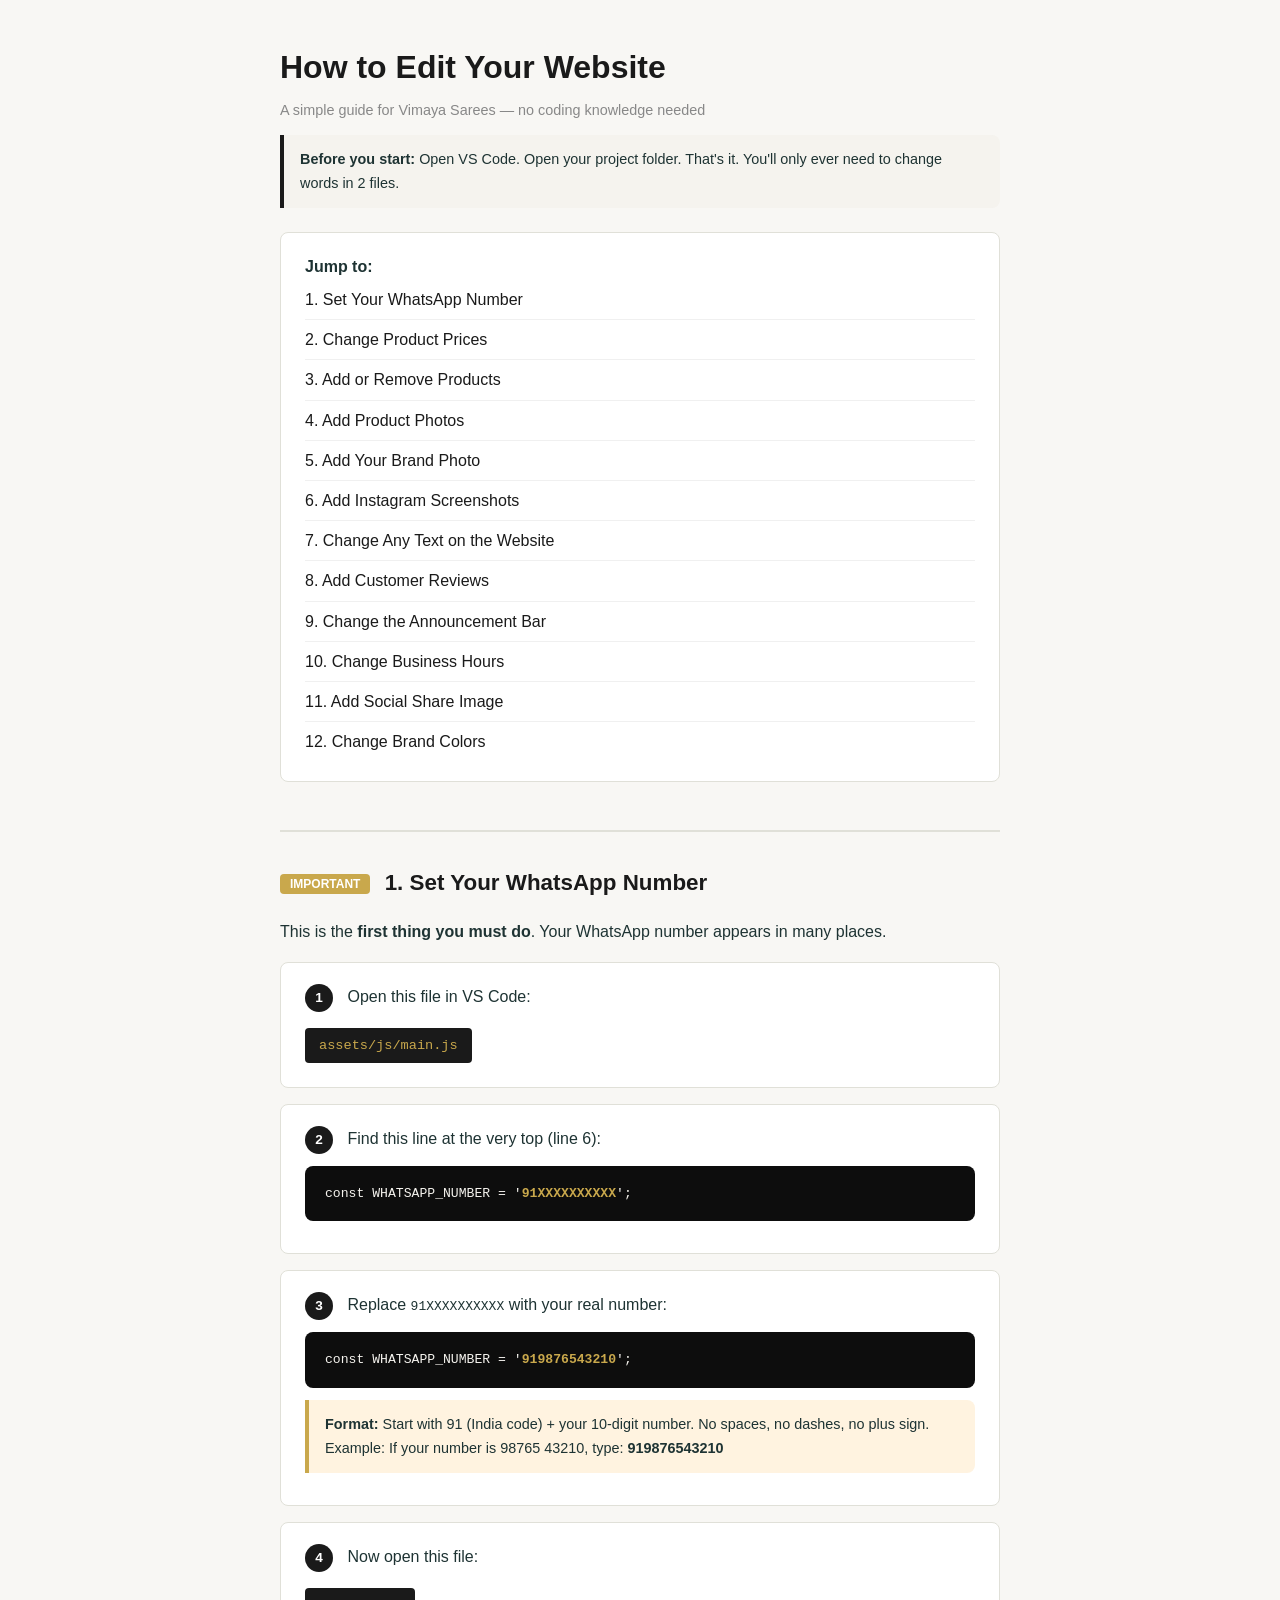
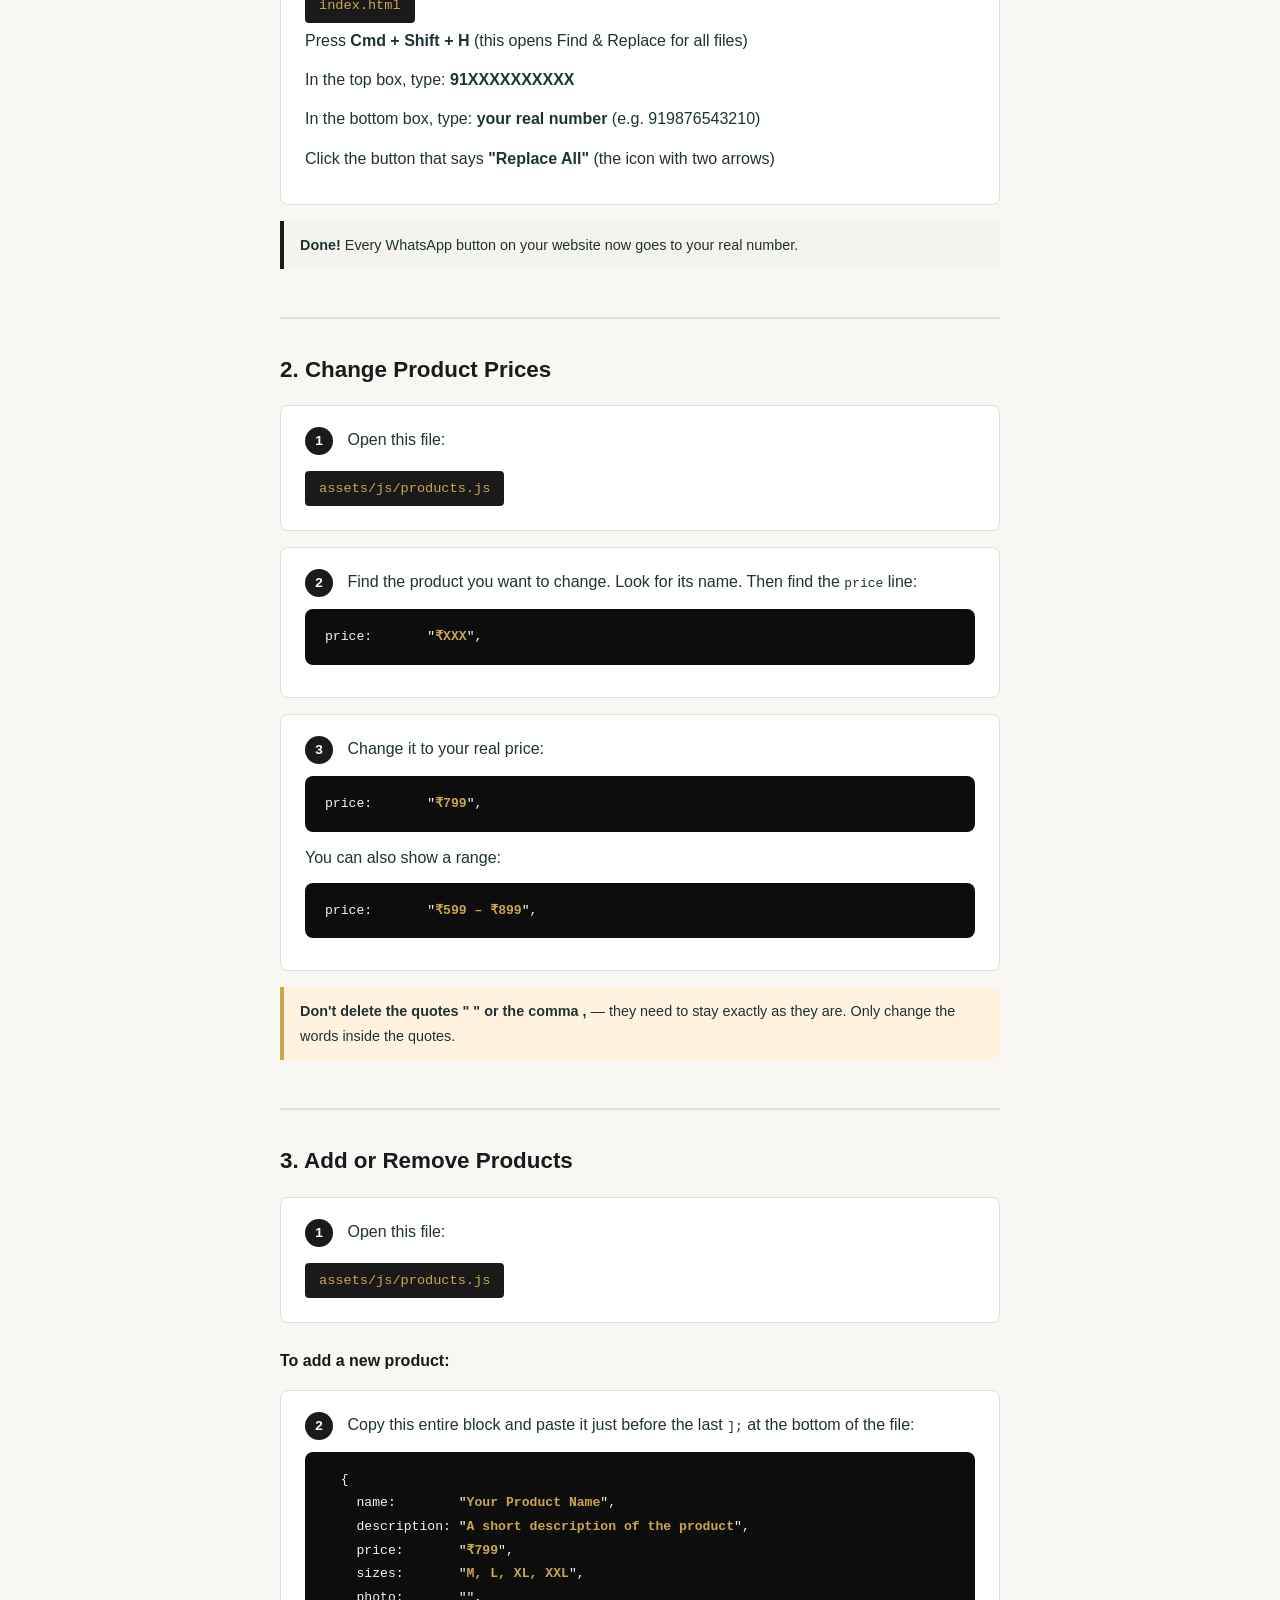
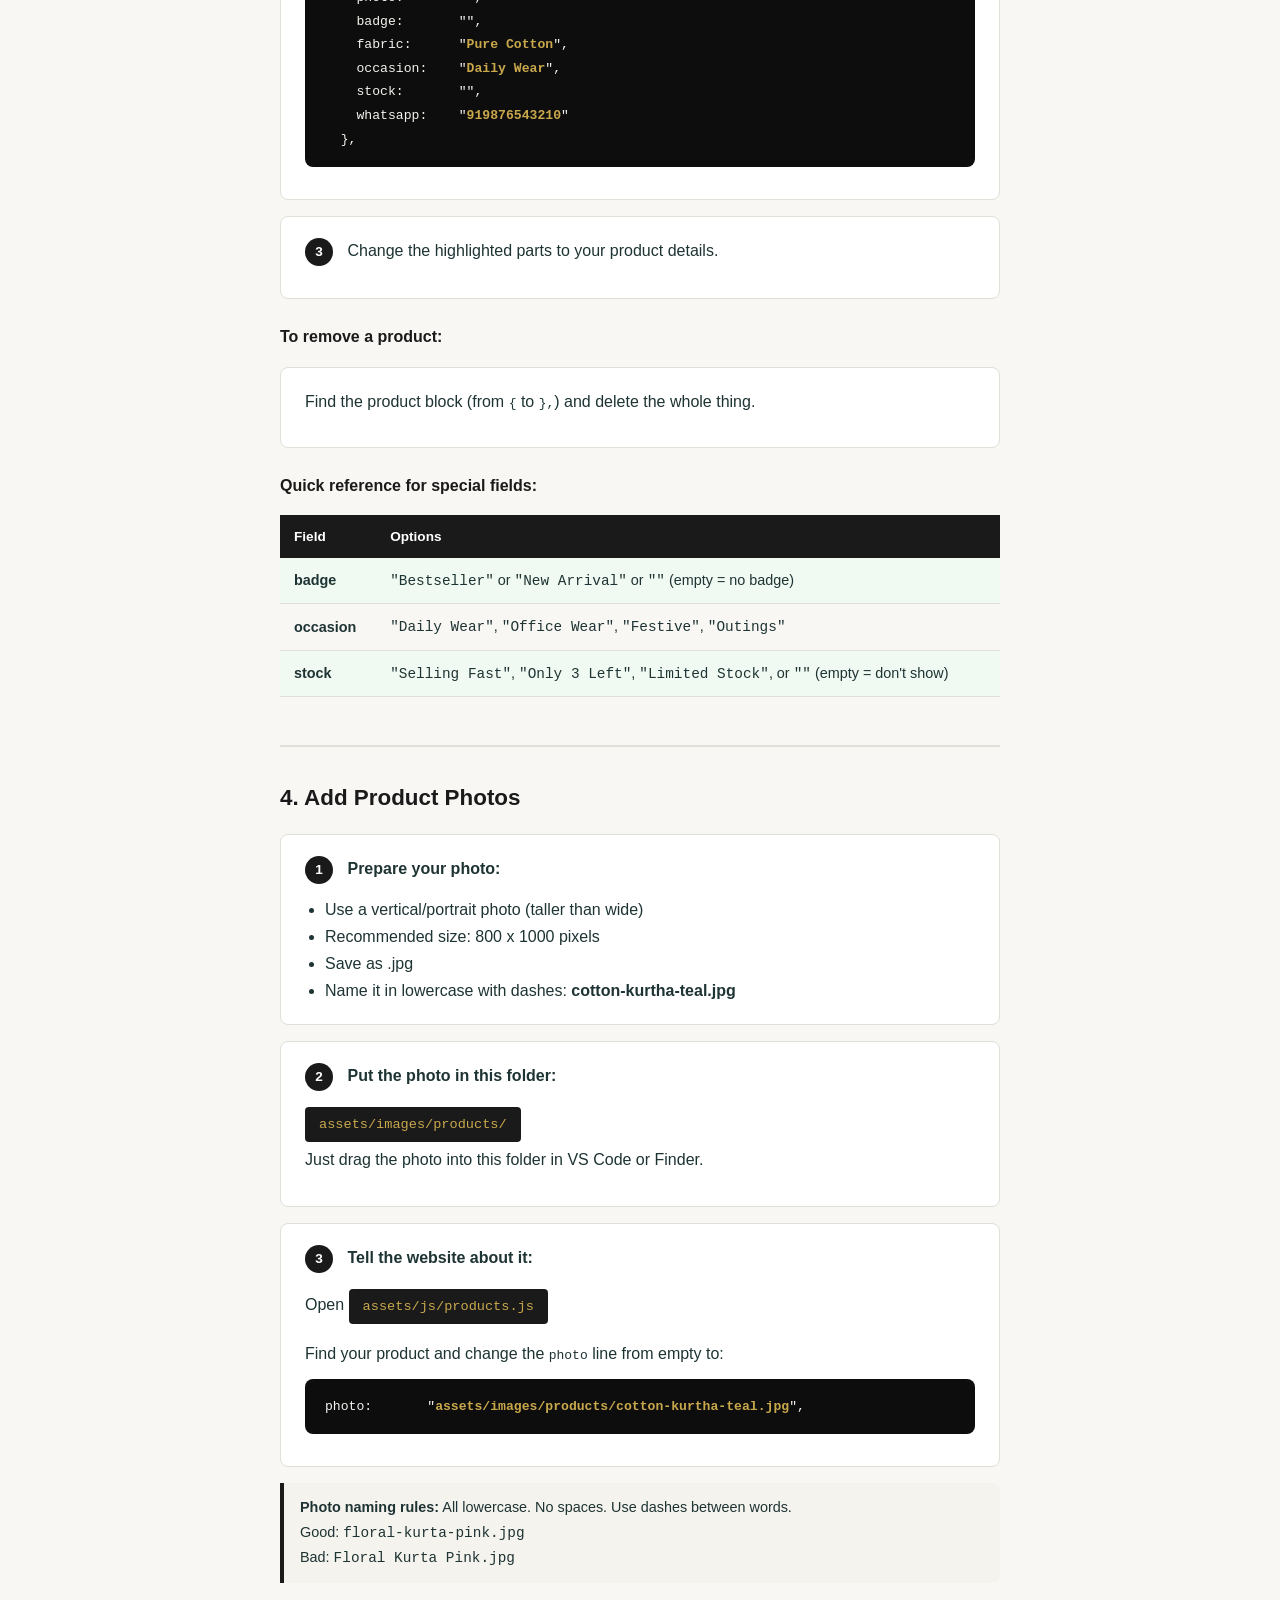
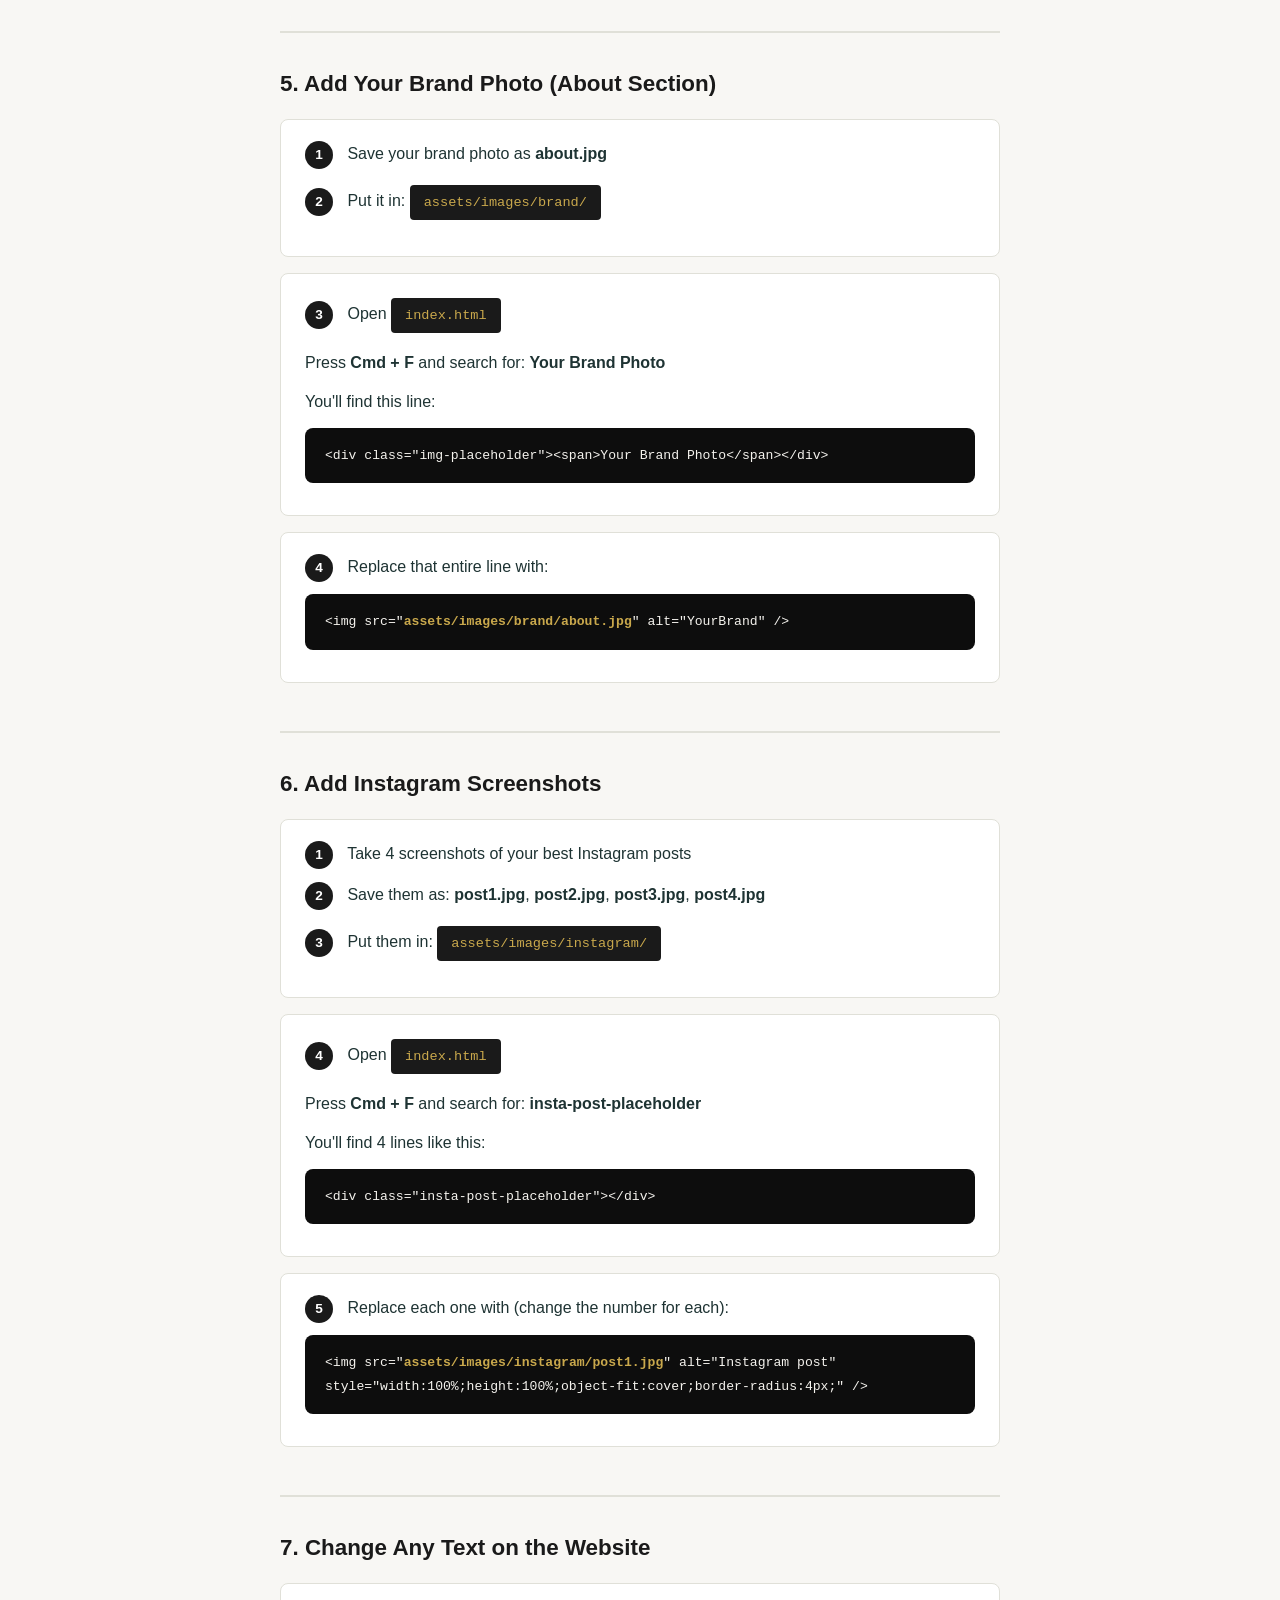
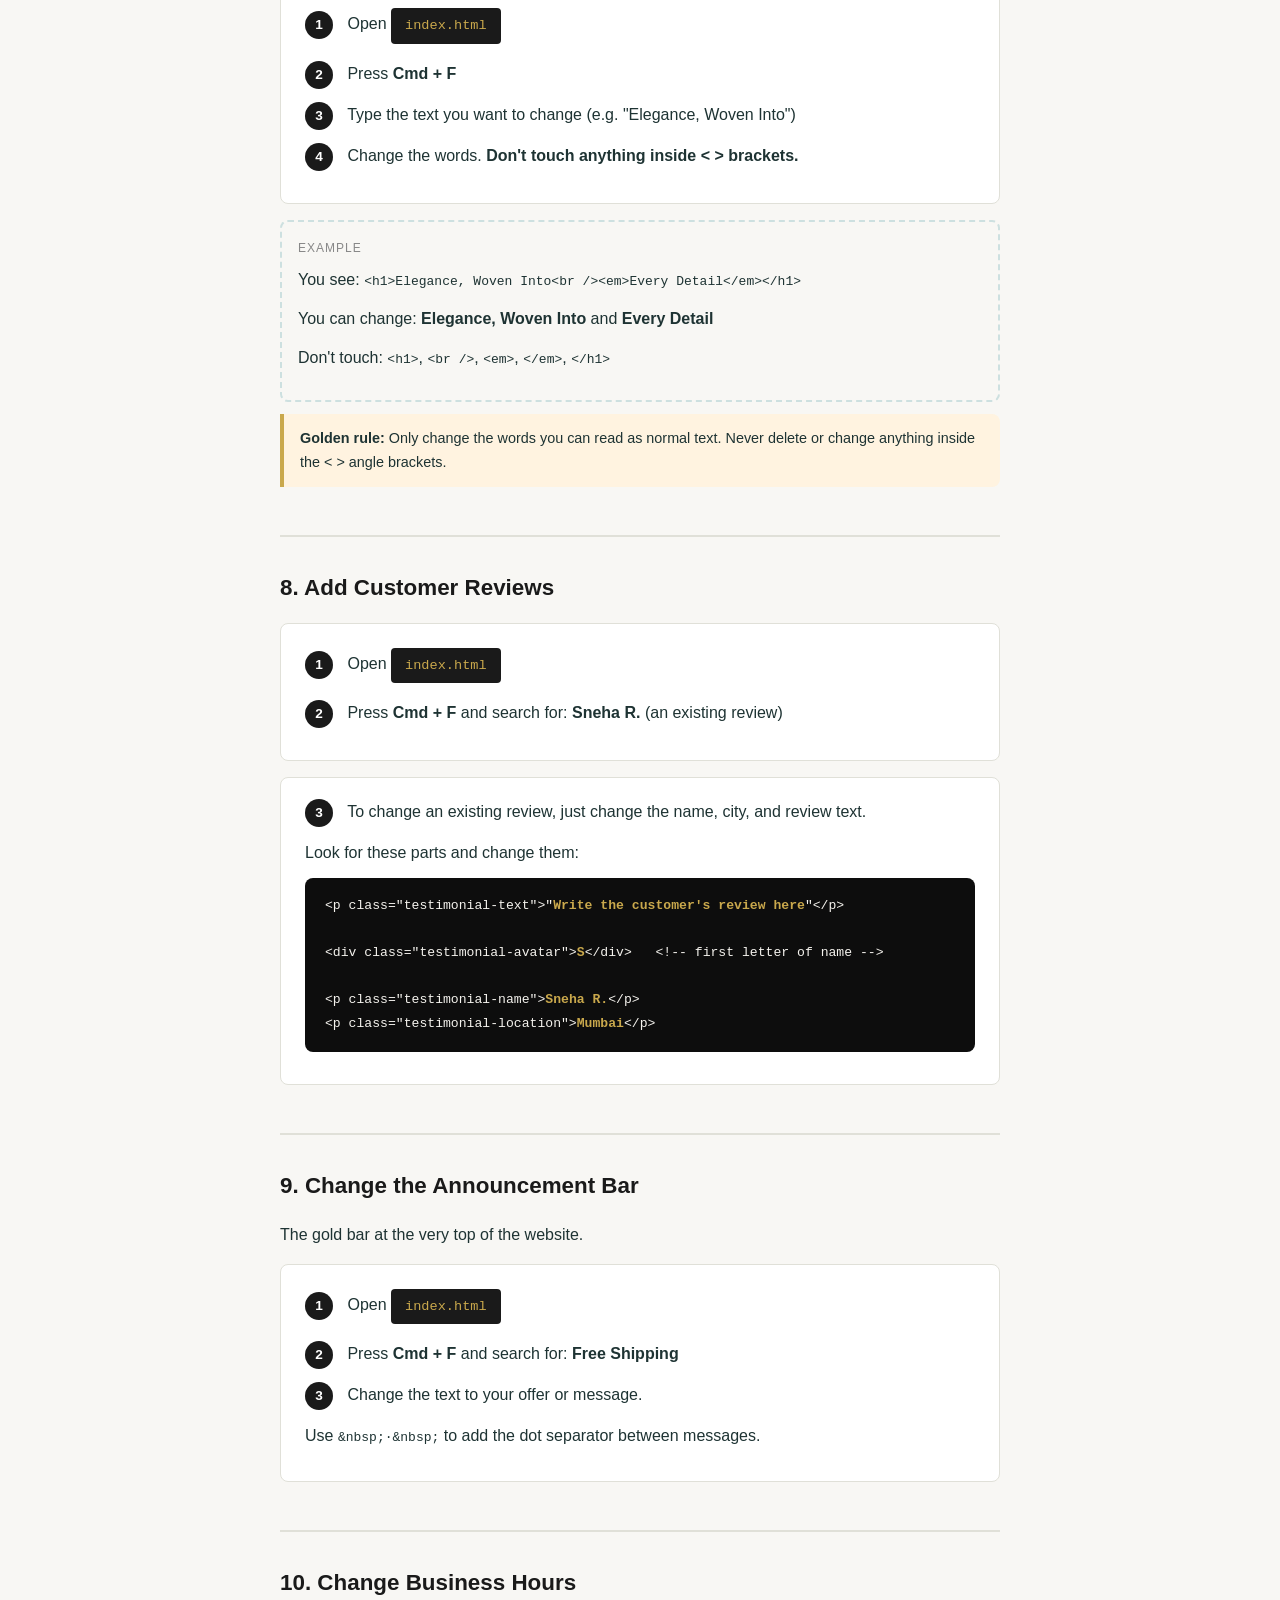
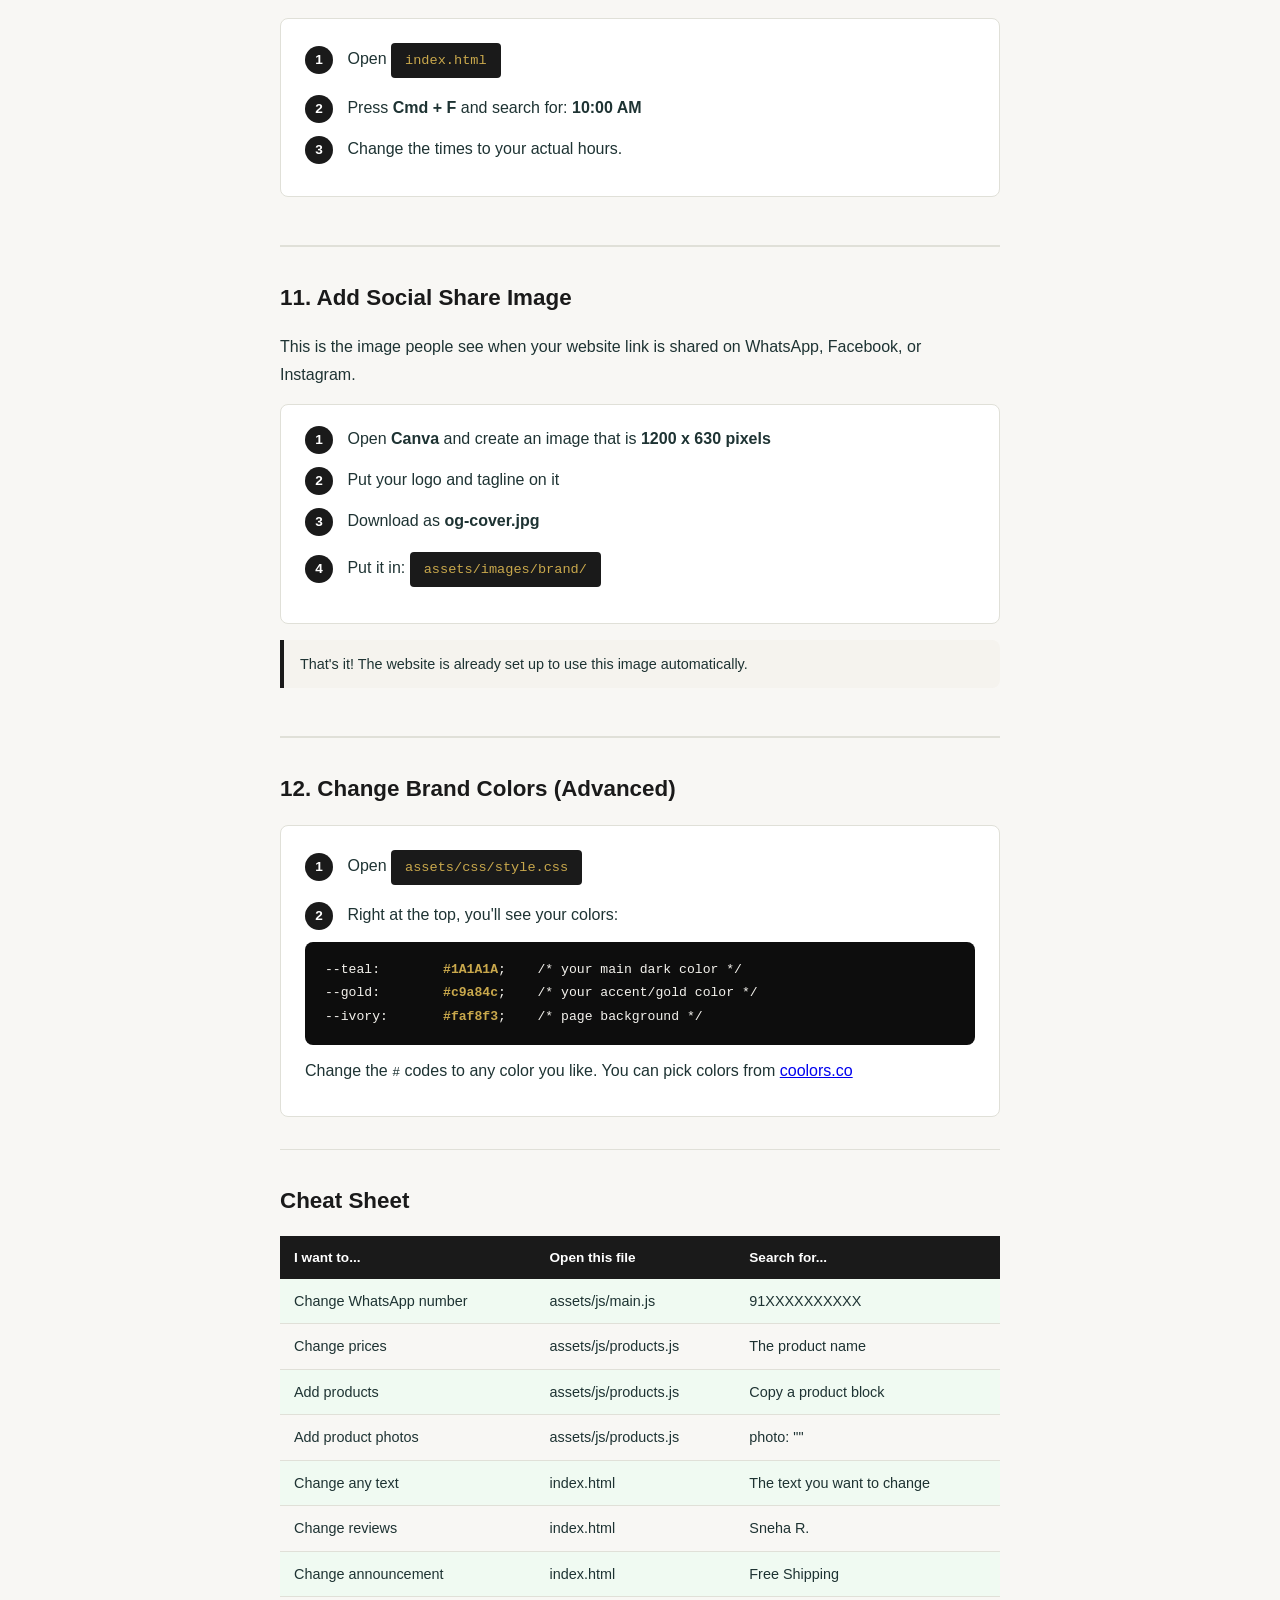
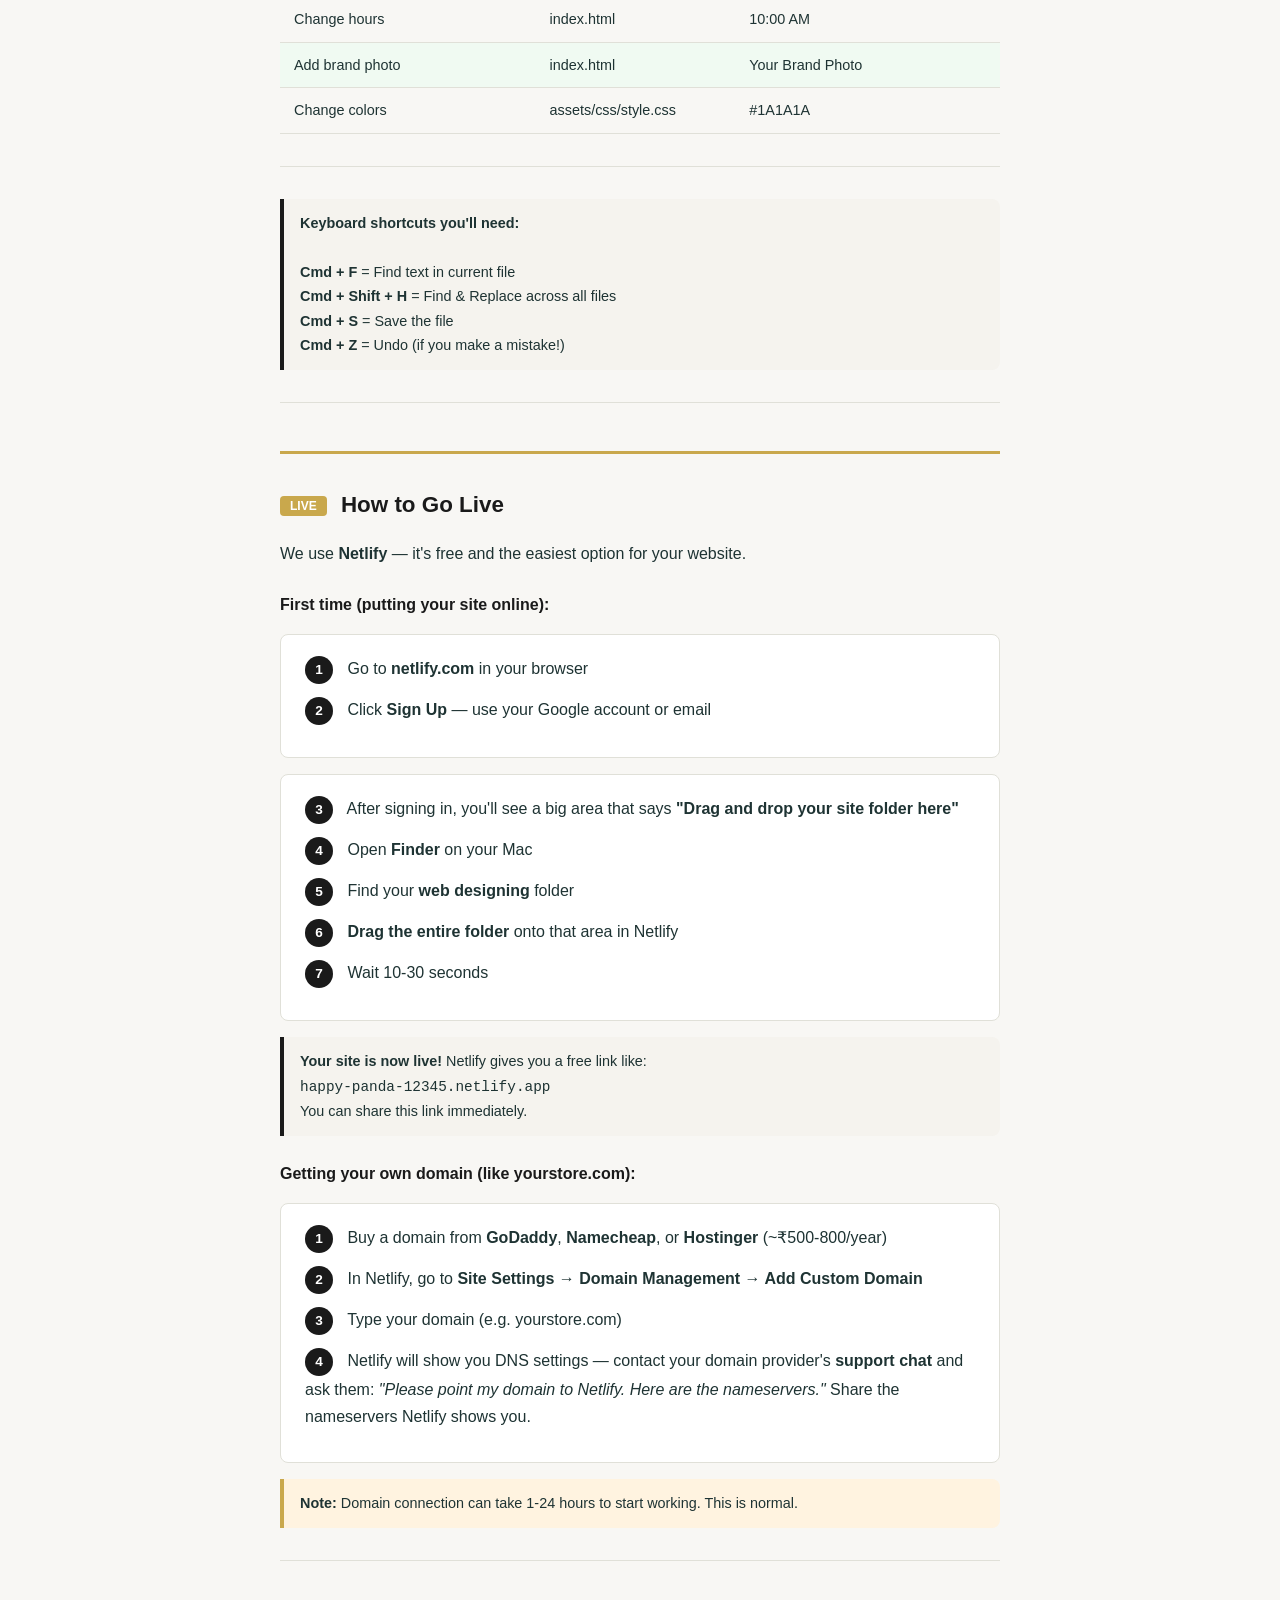
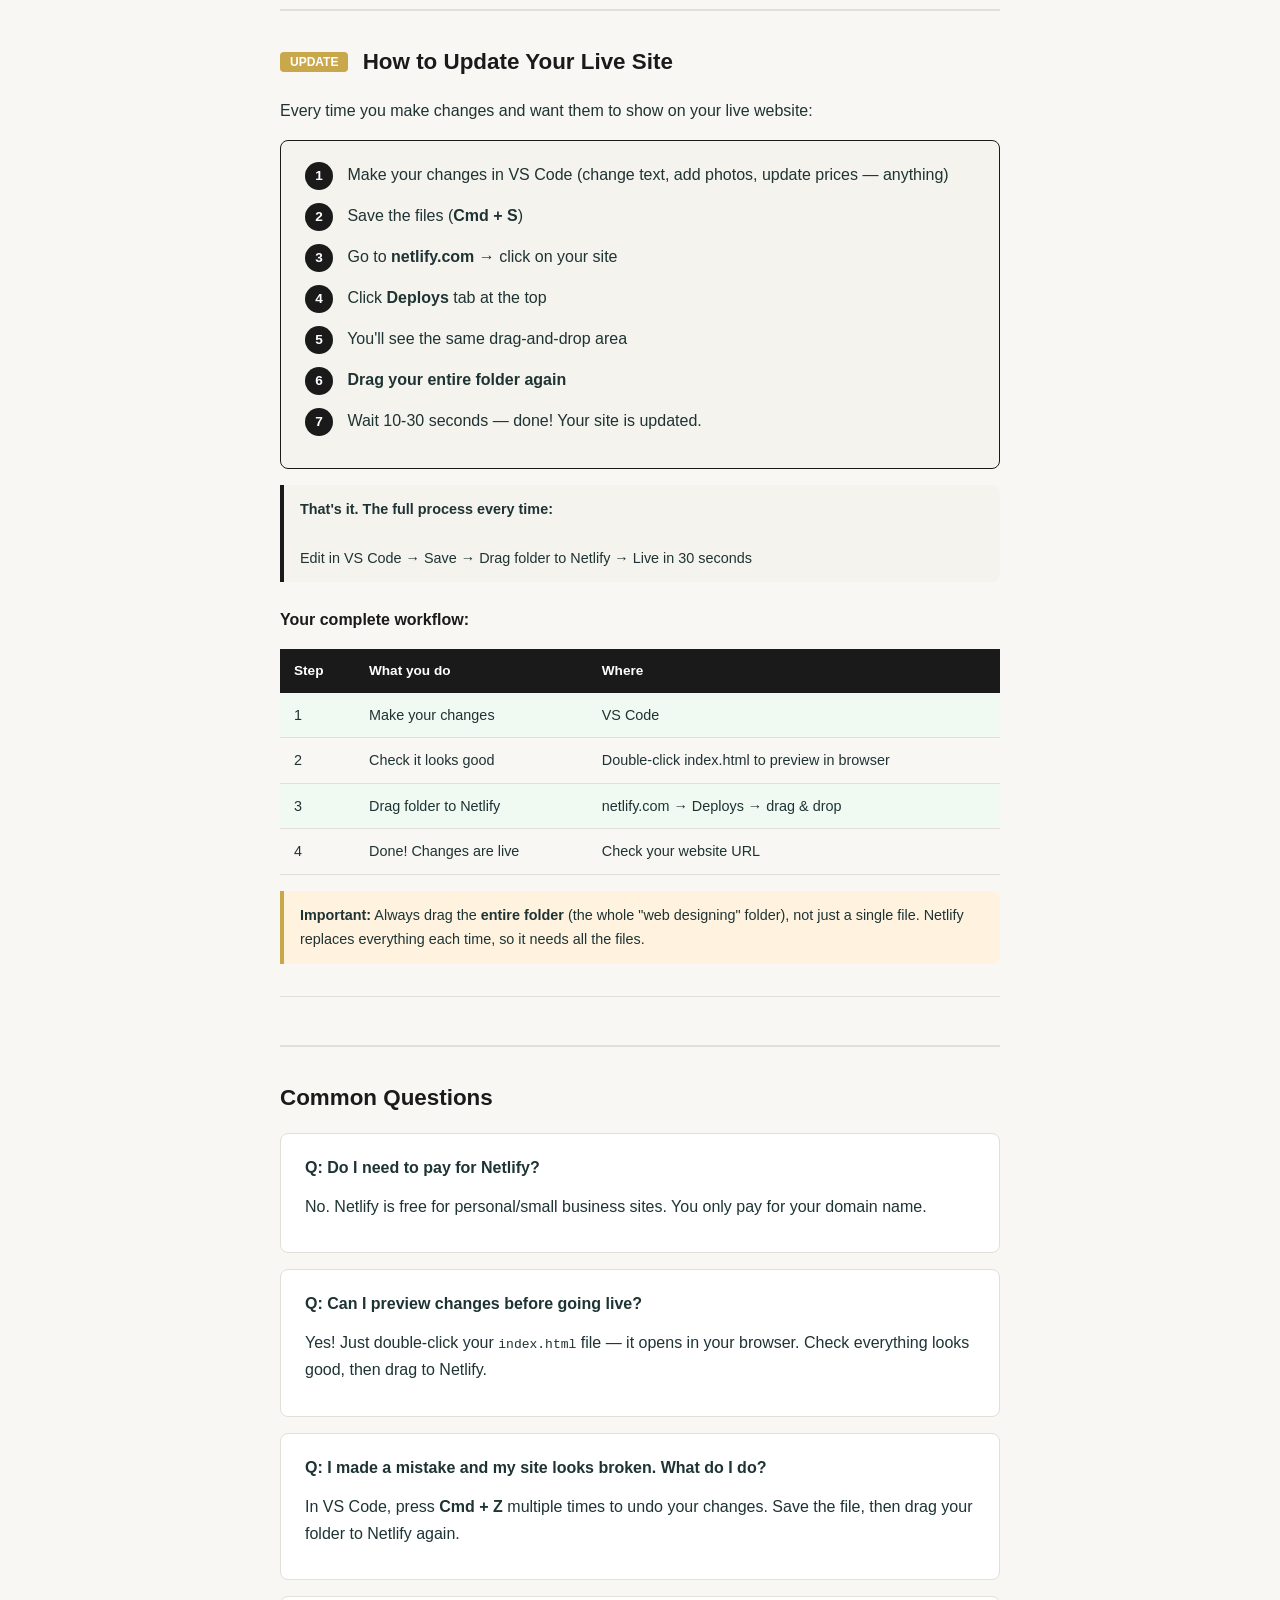
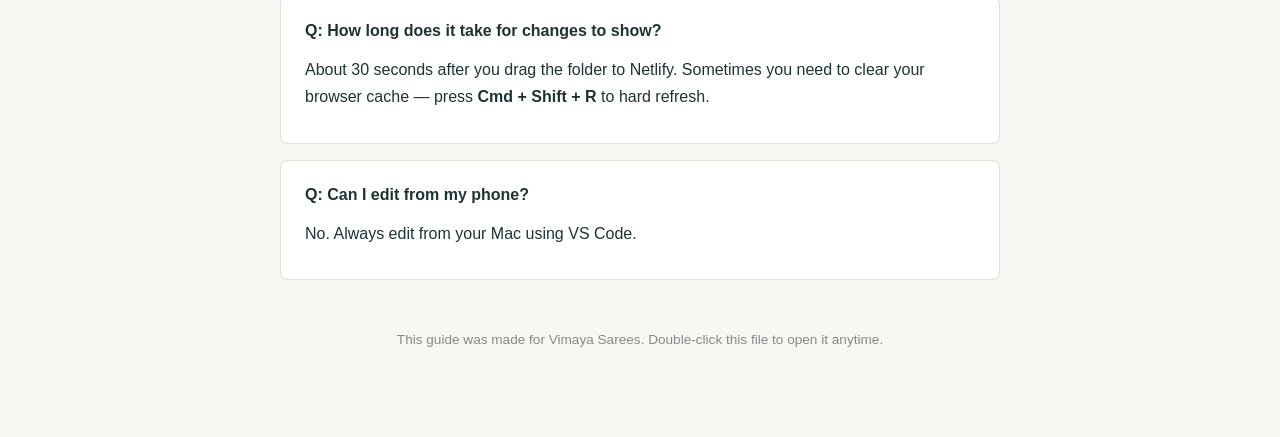
<file: demo-vimaya_by_remya/HOW-TO-EDIT.html>
<!DOCTYPE html>
<html lang="en">
<head>
  <meta charset="UTF-8" />
  <meta name="viewport" content="width=device-width, initial-scale=1.0" />
  <title>How to Edit Your Website — Vimaya Sarees</title>
  <style>
    * { box-sizing: border-box; margin: 0; padding: 0; }
    body { font-family: -apple-system, BlinkMacSystemFont, 'Segoe UI', sans-serif; background: #f8f7f4; color: #1e3333; line-height: 1.7; padding: 40px 20px 80px; }
    .wrap { max-width: 720px; margin: 0 auto; }
    h1 { font-size: 2rem; margin-bottom: 8px; color: #1A1A1A; }
    h1 small { display: block; font-size: 0.9rem; color: #888; font-weight: 400; margin-top: 4px; }
    h2 { font-size: 1.4rem; color: #1A1A1A; margin: 48px 0 16px; padding-top: 32px; border-top: 2px solid #e0e0d8; }
    h2 span { background: #c9a84c; color: #fff; font-size: 0.75rem; padding: 3px 10px; border-radius: 4px; vertical-align: middle; margin-right: 8px; }
    h3 { font-size: 1rem; margin: 24px 0 8px; color: #1A1A1A; }
    p { margin-bottom: 12px; }
    .step { background: #fff; border: 1px solid #e0e0d8; border-radius: 8px; padding: 20px 24px; margin: 16px 0; }
    .step-num { display: inline-block; background: #1A1A1A; color: #fff; width: 28px; height: 28px; border-radius: 50%; text-align: center; line-height: 28px; font-size: 0.85rem; font-weight: 700; margin-right: 10px; }
    .file-path { background: #1A1A1A; color: #c9a84c; padding: 6px 14px; border-radius: 4px; font-family: monospace; font-size: 0.85rem; display: inline-block; margin: 4px 0; }
    .code-box { background: #0D0D0D; color: #F5F3EE; padding: 16px 20px; border-radius: 8px; font-family: monospace; font-size: 0.82rem; overflow-x: auto; margin: 12px 0; line-height: 1.8; white-space: pre-wrap; }
    .code-box .highlight { color: #c9a84c; font-weight: 700; }
    .warning { background: #fff3e0; border-left: 4px solid #c9a84c; padding: 12px 16px; border-radius: 0 8px 8px 0; margin: 12px 0; font-size: 0.9rem; }
    .tip { background: #F5F3EE; border-left: 4px solid #1A1A1A; padding: 12px 16px; border-radius: 0 8px 8px 0; margin: 12px 0; font-size: 0.9rem; }
    .example { border: 2px dashed #cde0e0; padding: 16px; border-radius: 8px; margin: 12px 0; }
    .example-label { font-size: 0.75rem; text-transform: uppercase; letter-spacing: 1px; color: #888; margin-bottom: 8px; }
    table { width: 100%; border-collapse: collapse; margin: 16px 0; }
    th { background: #1A1A1A; color: #fff; padding: 10px 14px; text-align: left; font-size: 0.85rem; }
    td { padding: 10px 14px; border-bottom: 1px solid #e0e0d8; font-size: 0.9rem; }
    tr:nth-child(even) { background: #F0FAF2; }
    .emoji { font-size: 1.2rem; }
    hr { border: none; border-top: 1px solid #e0e0d8; margin: 32px 0; }
    .toc { background: #fff; border: 1px solid #e0e0d8; border-radius: 8px; padding: 20px 24px; margin: 24px 0; }
    .toc a { display: block; color: #1A1A1A; padding: 6px 0; text-decoration: none; border-bottom: 1px solid #f0f0f0; }
    .toc a:hover { color: #c9a84c; }
    .toc a:last-child { border-bottom: none; }
  </style>
</head>
<body>
<div class="wrap">

<h1>How to Edit Your Website <small>A simple guide for Vimaya Sarees — no coding knowledge needed</small></h1>

<div class="tip">
  <strong>Before you start:</strong> Open VS Code. Open your project folder. That's it. You'll only ever need to change words in 2 files.
</div>

<div class="toc">
  <strong>Jump to:</strong>
  <a href="#whatsapp">1. Set Your WhatsApp Number</a>
  <a href="#prices">2. Change Product Prices</a>
  <a href="#products">3. Add or Remove Products</a>
  <a href="#photos">4. Add Product Photos</a>
  <a href="#brand-photo">5. Add Your Brand Photo</a>
  <a href="#instagram">6. Add Instagram Screenshots</a>
  <a href="#text">7. Change Any Text on the Website</a>
  <a href="#reviews">8. Add Customer Reviews</a>
  <a href="#announcement">9. Change the Announcement Bar</a>
  <a href="#hours">10. Change Business Hours</a>
  <a href="#social-share">11. Add Social Share Image</a>
  <a href="#colors">12. Change Brand Colors</a>
</div>

<!-- ============================================ -->
<h2 id="whatsapp"><span>IMPORTANT</span> 1. Set Your WhatsApp Number</h2>

<p>This is the <strong>first thing you must do</strong>. Your WhatsApp number appears in many places.</p>

<div class="step">
  <p><span class="step-num">1</span> Open this file in VS Code:</p>
  <p class="file-path">assets/js/main.js</p>
</div>

<div class="step">
  <p><span class="step-num">2</span> Find this line at the very top (line 6):</p>
  <div class="code-box">const WHATSAPP_NUMBER = '<span class="highlight">91XXXXXXXXXX</span>';</div>
</div>

<div class="step">
  <p><span class="step-num">3</span> Replace <code>91XXXXXXXXXX</code> with your real number:</p>
  <div class="code-box">const WHATSAPP_NUMBER = '<span class="highlight">919876543210</span>';</div>
  <div class="warning">
    <strong>Format:</strong> Start with 91 (India code) + your 10-digit number. No spaces, no dashes, no plus sign.<br>
    Example: If your number is 98765 43210, type: <strong>919876543210</strong>
  </div>
</div>

<div class="step">
  <p><span class="step-num">4</span> Now open this file:</p>
  <p class="file-path">index.html</p>
  <p>Press <strong>Cmd + Shift + H</strong> (this opens Find & Replace for all files)</p>
  <p>In the top box, type: <strong>91XXXXXXXXXX</strong></p>
  <p>In the bottom box, type: <strong>your real number</strong> (e.g. 919876543210)</p>
  <p>Click the button that says <strong>"Replace All"</strong> (the icon with two arrows)</p>
</div>

<div class="tip">
  <strong>Done!</strong> Every WhatsApp button on your website now goes to your real number.
</div>

<!-- ============================================ -->
<h2 id="prices">2. Change Product Prices</h2>

<div class="step">
  <p><span class="step-num">1</span> Open this file:</p>
  <p class="file-path">assets/js/products.js</p>
</div>

<div class="step">
  <p><span class="step-num">2</span> Find the product you want to change. Look for its name. Then find the <code>price</code> line:</p>
  <div class="code-box">price:       "<span class="highlight">&#8377;XXX</span>",</div>
</div>

<div class="step">
  <p><span class="step-num">3</span> Change it to your real price:</p>
  <div class="code-box">price:       "<span class="highlight">&#8377;799</span>",</div>
  <p>You can also show a range:</p>
  <div class="code-box">price:       "<span class="highlight">&#8377;599 – &#8377;899</span>",</div>
</div>

<div class="warning">
  <strong>Don't delete the quotes " " or the comma ,</strong> — they need to stay exactly as they are. Only change the words inside the quotes.
</div>

<!-- ============================================ -->
<h2 id="products">3. Add or Remove Products</h2>

<div class="step">
  <p><span class="step-num">1</span> Open this file:</p>
  <p class="file-path">assets/js/products.js</p>
</div>

<h3>To add a new product:</h3>

<div class="step">
  <p><span class="step-num">2</span> Copy this entire block and paste it just before the last <code>];</code> at the bottom of the file:</p>
  <div class="code-box">  {
    name:        "<span class="highlight">Your Product Name</span>",
    description: "<span class="highlight">A short description of the product</span>",
    price:       "<span class="highlight">&#8377;799</span>",
    sizes:       "<span class="highlight">M, L, XL, XXL</span>",
    photo:       "",
    badge:       "",
    fabric:      "<span class="highlight">Pure Cotton</span>",
    occasion:    "<span class="highlight">Daily Wear</span>",
    stock:       "",
    whatsapp:    "<span class="highlight">919876543210</span>"
  },</div>
</div>

<div class="step">
  <p><span class="step-num">3</span> Change the highlighted parts to your product details.</p>
</div>

<h3>To remove a product:</h3>
<div class="step">
  <p>Find the product block (from <code>{</code> to <code>},</code>) and delete the whole thing.</p>
</div>

<h3>Quick reference for special fields:</h3>
<table>
  <tr><th>Field</th><th>Options</th></tr>
  <tr><td><strong>badge</strong></td><td><code>"Bestseller"</code> or <code>"New Arrival"</code> or <code>""</code> (empty = no badge)</td></tr>
  <tr><td><strong>occasion</strong></td><td><code>"Daily Wear"</code>, <code>"Office Wear"</code>, <code>"Festive"</code>, <code>"Outings"</code></td></tr>
  <tr><td><strong>stock</strong></td><td><code>"Selling Fast"</code>, <code>"Only 3 Left"</code>, <code>"Limited Stock"</code>, or <code>""</code> (empty = don't show)</td></tr>
</table>

<!-- ============================================ -->
<h2 id="photos">4. Add Product Photos</h2>

<div class="step">
  <p><span class="step-num">1</span> <strong>Prepare your photo:</strong></p>
  <ul style="margin-left: 20px; margin-top: 8px;">
    <li>Use a vertical/portrait photo (taller than wide)</li>
    <li>Recommended size: 800 x 1000 pixels</li>
    <li>Save as .jpg</li>
    <li>Name it in lowercase with dashes: <strong>cotton-kurtha-teal.jpg</strong></li>
  </ul>
</div>

<div class="step">
  <p><span class="step-num">2</span> <strong>Put the photo in this folder:</strong></p>
  <p class="file-path">assets/images/products/</p>
  <p>Just drag the photo into this folder in VS Code or Finder.</p>
</div>

<div class="step">
  <p><span class="step-num">3</span> <strong>Tell the website about it:</strong></p>
  <p>Open <span class="file-path">assets/js/products.js</span></p>
  <p>Find your product and change the <code>photo</code> line from empty to:</p>
  <div class="code-box">photo:       "<span class="highlight">assets/images/products/cotton-kurtha-teal.jpg</span>",</div>
</div>

<div class="tip">
  <strong>Photo naming rules:</strong> All lowercase. No spaces. Use dashes between words.<br>
  Good: <code>floral-kurta-pink.jpg</code><br>
  Bad: <code>Floral Kurta Pink.jpg</code>
</div>

<!-- ============================================ -->
<h2 id="brand-photo">5. Add Your Brand Photo (About Section)</h2>

<div class="step">
  <p><span class="step-num">1</span> Save your brand photo as <strong>about.jpg</strong></p>
  <p><span class="step-num">2</span> Put it in: <span class="file-path">assets/images/brand/</span></p>
</div>

<div class="step">
  <p><span class="step-num">3</span> Open <span class="file-path">index.html</span></p>
  <p>Press <strong>Cmd + F</strong> and search for: <strong>Your Brand Photo</strong></p>
  <p>You'll find this line:</p>
  <div class="code-box">&lt;div class="img-placeholder"&gt;&lt;span&gt;Your Brand Photo&lt;/span&gt;&lt;/div&gt;</div>
</div>

<div class="step">
  <p><span class="step-num">4</span> Replace that entire line with:</p>
  <div class="code-box">&lt;img src="<span class="highlight">assets/images/brand/about.jpg</span>" alt="YourBrand" /&gt;</div>
</div>

<!-- ============================================ -->
<h2 id="instagram">6. Add Instagram Screenshots</h2>

<div class="step">
  <p><span class="step-num">1</span> Take 4 screenshots of your best Instagram posts</p>
  <p><span class="step-num">2</span> Save them as: <strong>post1.jpg</strong>, <strong>post2.jpg</strong>, <strong>post3.jpg</strong>, <strong>post4.jpg</strong></p>
  <p><span class="step-num">3</span> Put them in: <span class="file-path">assets/images/instagram/</span></p>
</div>

<div class="step">
  <p><span class="step-num">4</span> Open <span class="file-path">index.html</span></p>
  <p>Press <strong>Cmd + F</strong> and search for: <strong>insta-post-placeholder</strong></p>
  <p>You'll find 4 lines like this:</p>
  <div class="code-box">&lt;div class="insta-post-placeholder"&gt;&lt;/div&gt;</div>
</div>

<div class="step">
  <p><span class="step-num">5</span> Replace each one with (change the number for each):</p>
  <div class="code-box">&lt;img src="<span class="highlight">assets/images/instagram/post1.jpg</span>" alt="Instagram post" style="width:100%;height:100%;object-fit:cover;border-radius:4px;" /&gt;</div>
</div>

<!-- ============================================ -->
<h2 id="text">7. Change Any Text on the Website</h2>

<div class="step">
  <p><span class="step-num">1</span> Open <span class="file-path">index.html</span></p>
  <p><span class="step-num">2</span> Press <strong>Cmd + F</strong></p>
  <p><span class="step-num">3</span> Type the text you want to change (e.g. "Elegance, Woven Into")</p>
  <p><span class="step-num">4</span> Change the words. <strong>Don't touch anything inside &lt; &gt; brackets.</strong></p>
</div>

<div class="example">
  <p class="example-label">Example</p>
  <p>You see: <code>&lt;h1&gt;Elegance, Woven Into&lt;br /&gt;&lt;em&gt;Every Detail&lt;/em&gt;&lt;/h1&gt;</code></p>
  <p>You can change: <strong>Elegance, Woven Into</strong> and <strong>Every Detail</strong></p>
  <p>Don't touch: <code>&lt;h1&gt;</code>, <code>&lt;br /&gt;</code>, <code>&lt;em&gt;</code>, <code>&lt;/em&gt;</code>, <code>&lt;/h1&gt;</code></p>
</div>

<div class="warning">
  <strong>Golden rule:</strong> Only change the words you can read as normal text. Never delete or change anything inside the &lt; &gt; angle brackets.
</div>

<!-- ============================================ -->
<h2 id="reviews">8. Add Customer Reviews</h2>

<div class="step">
  <p><span class="step-num">1</span> Open <span class="file-path">index.html</span></p>
  <p><span class="step-num">2</span> Press <strong>Cmd + F</strong> and search for: <strong>Sneha R.</strong> (an existing review)</p>
</div>

<div class="step">
  <p><span class="step-num">3</span> To change an existing review, just change the name, city, and review text.</p>
  <p>Look for these parts and change them:</p>
  <div class="code-box">&lt;p class="testimonial-text"&gt;"<span class="highlight">Write the customer's review here</span>"&lt;/p&gt;

&lt;div class="testimonial-avatar"&gt;<span class="highlight">S</span>&lt;/div&gt;   &lt;!-- first letter of name --&gt;

&lt;p class="testimonial-name"&gt;<span class="highlight">Sneha R.</span>&lt;/p&gt;
&lt;p class="testimonial-location"&gt;<span class="highlight">Mumbai</span>&lt;/p&gt;</div>
</div>

<!-- ============================================ -->
<h2 id="announcement">9. Change the Announcement Bar</h2>

<p>The gold bar at the very top of the website.</p>

<div class="step">
  <p><span class="step-num">1</span> Open <span class="file-path">index.html</span></p>
  <p><span class="step-num">2</span> Press <strong>Cmd + F</strong> and search for: <strong>Free Shipping</strong></p>
  <p><span class="step-num">3</span> Change the text to your offer or message.</p>
  <p>Use <code>&amp;nbsp;&middot;&amp;nbsp;</code> to add the dot separator between messages.</p>
</div>

<!-- ============================================ -->
<h2 id="hours">10. Change Business Hours</h2>

<div class="step">
  <p><span class="step-num">1</span> Open <span class="file-path">index.html</span></p>
  <p><span class="step-num">2</span> Press <strong>Cmd + F</strong> and search for: <strong>10:00 AM</strong></p>
  <p><span class="step-num">3</span> Change the times to your actual hours.</p>
</div>

<!-- ============================================ -->
<h2 id="social-share">11. Add Social Share Image</h2>

<p>This is the image people see when your website link is shared on WhatsApp, Facebook, or Instagram.</p>

<div class="step">
  <p><span class="step-num">1</span> Open <strong>Canva</strong> and create an image that is <strong>1200 x 630 pixels</strong></p>
  <p><span class="step-num">2</span> Put your logo and tagline on it</p>
  <p><span class="step-num">3</span> Download as <strong>og-cover.jpg</strong></p>
  <p><span class="step-num">4</span> Put it in: <span class="file-path">assets/images/brand/</span></p>
</div>

<div class="tip">That's it! The website is already set up to use this image automatically.</div>

<!-- ============================================ -->
<h2 id="colors">12. Change Brand Colors (Advanced)</h2>

<div class="step">
  <p><span class="step-num">1</span> Open <span class="file-path">assets/css/style.css</span></p>
  <p><span class="step-num">2</span> Right at the top, you'll see your colors:</p>
  <div class="code-box">--teal:        <span class="highlight">#1A1A1A</span>;    /* your main dark color */
--gold:        <span class="highlight">#c9a84c</span>;    /* your accent/gold color */
--ivory:       <span class="highlight">#faf8f3</span>;    /* page background */</div>
  <p>Change the <code>#</code> codes to any color you like. You can pick colors from <a href="https://coolors.co" target="_blank">coolors.co</a></p>
</div>

<hr>

<h2 style="border: none; padding: 0; margin-top: 32px;">Cheat Sheet</h2>

<table>
  <tr><th>I want to...</th><th>Open this file</th><th>Search for...</th></tr>
  <tr><td>Change WhatsApp number</td><td>assets/js/main.js</td><td>91XXXXXXXXXX</td></tr>
  <tr><td>Change prices</td><td>assets/js/products.js</td><td>The product name</td></tr>
  <tr><td>Add products</td><td>assets/js/products.js</td><td>Copy a product block</td></tr>
  <tr><td>Add product photos</td><td>assets/js/products.js</td><td>photo: ""</td></tr>
  <tr><td>Change any text</td><td>index.html</td><td>The text you want to change</td></tr>
  <tr><td>Change reviews</td><td>index.html</td><td>Sneha R.</td></tr>
  <tr><td>Change announcement</td><td>index.html</td><td>Free Shipping</td></tr>
  <tr><td>Change hours</td><td>index.html</td><td>10:00 AM</td></tr>
  <tr><td>Add brand photo</td><td>index.html</td><td>Your Brand Photo</td></tr>
  <tr><td>Change colors</td><td>assets/css/style.css</td><td>#1A1A1A</td></tr>
</table>

<hr>

<div class="tip">
  <strong>Keyboard shortcuts you'll need:</strong><br><br>
  <strong>Cmd + F</strong> = Find text in current file<br>
  <strong>Cmd + Shift + H</strong> = Find & Replace across all files<br>
  <strong>Cmd + S</strong> = Save the file<br>
  <strong>Cmd + Z</strong> = Undo (if you make a mistake!)
</div>

<hr>

<h2 style="border-top: 3px solid #c9a84c; padding-top: 32px;"><span>LIVE</span> How to Go Live</h2>

<p>We use <strong>Netlify</strong> — it's free and the easiest option for your website.</p>

<h3>First time (putting your site online):</h3>

<div class="step">
  <p><span class="step-num">1</span> Go to <strong>netlify.com</strong> in your browser</p>
  <p><span class="step-num">2</span> Click <strong>Sign Up</strong> — use your Google account or email</p>
</div>

<div class="step">
  <p><span class="step-num">3</span> After signing in, you'll see a big area that says <strong>"Drag and drop your site folder here"</strong></p>
  <p><span class="step-num">4</span> Open <strong>Finder</strong> on your Mac</p>
  <p><span class="step-num">5</span> Find your <strong>web designing</strong> folder</p>
  <p><span class="step-num">6</span> <strong>Drag the entire folder</strong> onto that area in Netlify</p>
  <p><span class="step-num">7</span> Wait 10-30 seconds</p>
</div>

<div class="tip">
  <strong>Your site is now live!</strong> Netlify gives you a free link like:<br>
  <code>happy-panda-12345.netlify.app</code><br>
  You can share this link immediately.
</div>

<h3>Getting your own domain (like yourstore.com):</h3>

<div class="step">
  <p><span class="step-num">1</span> Buy a domain from <strong>GoDaddy</strong>, <strong>Namecheap</strong>, or <strong>Hostinger</strong> (~₹500-800/year)</p>
  <p><span class="step-num">2</span> In Netlify, go to <strong>Site Settings → Domain Management → Add Custom Domain</strong></p>
  <p><span class="step-num">3</span> Type your domain (e.g. yourstore.com)</p>
  <p><span class="step-num">4</span> Netlify will show you DNS settings — contact your domain provider's <strong>support chat</strong> and ask them: <em>"Please point my domain to Netlify. Here are the nameservers."</em> Share the nameservers Netlify shows you.</p>
</div>

<div class="warning">
  <strong>Note:</strong> Domain connection can take 1-24 hours to start working. This is normal.
</div>

<hr>

<h2><span>UPDATE</span> How to Update Your Live Site</h2>

<p>Every time you make changes and want them to show on your live website:</p>

<div class="step" style="background: #F5F3EE; border-color: #1A1A1A;">
  <p><span class="step-num">1</span> Make your changes in VS Code (change text, add photos, update prices — anything)</p>
  <p><span class="step-num">2</span> Save the files (<strong>Cmd + S</strong>)</p>
  <p><span class="step-num">3</span> Go to <strong>netlify.com</strong> → click on your site</p>
  <p><span class="step-num">4</span> Click <strong>Deploys</strong> tab at the top</p>
  <p><span class="step-num">5</span> You'll see the same drag-and-drop area</p>
  <p><span class="step-num">6</span> <strong>Drag your entire folder again</strong></p>
  <p><span class="step-num">7</span> Wait 10-30 seconds — done! Your site is updated.</p>
</div>

<div class="tip">
  <strong>That's it. The full process every time:</strong><br><br>
  Edit in VS Code → Save → Drag folder to Netlify → Live in 30 seconds
</div>

<h3>Your complete workflow:</h3>

<table>
  <tr><th>Step</th><th>What you do</th><th>Where</th></tr>
  <tr><td>1</td><td>Make your changes</td><td>VS Code</td></tr>
  <tr><td>2</td><td>Check it looks good</td><td>Double-click index.html to preview in browser</td></tr>
  <tr><td>3</td><td>Drag folder to Netlify</td><td>netlify.com → Deploys → drag & drop</td></tr>
  <tr><td>4</td><td>Done! Changes are live</td><td>Check your website URL</td></tr>
</table>

<div class="warning">
  <strong>Important:</strong> Always drag the <strong>entire folder</strong> (the whole "web designing" folder), not just a single file. Netlify replaces everything each time, so it needs all the files.
</div>

<hr>

<h2>Common Questions</h2>

<div class="step">
  <p><strong>Q: Do I need to pay for Netlify?</strong></p>
  <p>No. Netlify is free for personal/small business sites. You only pay for your domain name.</p>
</div>

<div class="step">
  <p><strong>Q: Can I preview changes before going live?</strong></p>
  <p>Yes! Just double-click your <code>index.html</code> file — it opens in your browser. Check everything looks good, then drag to Netlify.</p>
</div>

<div class="step">
  <p><strong>Q: I made a mistake and my site looks broken. What do I do?</strong></p>
  <p>In VS Code, press <strong>Cmd + Z</strong> multiple times to undo your changes. Save the file, then drag your folder to Netlify again.</p>
</div>

<div class="step">
  <p><strong>Q: How long does it take for changes to show?</strong></p>
  <p>About 30 seconds after you drag the folder to Netlify. Sometimes you need to clear your browser cache — press <strong>Cmd + Shift + R</strong> to hard refresh.</p>
</div>

<div class="step">
  <p><strong>Q: Can I edit from my phone?</strong></p>
  <p>No. Always edit from your Mac using VS Code.</p>
</div>

<p style="text-align: center; color: #888; margin-top: 48px; font-size: 0.85rem;">
  This guide was made for Vimaya Sarees. Double-click this file to open it anytime.
</p>

</div>
</body>
</html>
</file>
<file: demo-vimaya_by_remya/assets/css/style.css>
/* ============================================
   VIMAYA SAREES — Premium Stylesheet
   Brand Palette — Black & Gold (Luxury):
     --teal:       #1A1A1A  (rich black — primary)
     --gold:       #C9A84C  (logo gold — accent)
     --red:        #C62828  (highlight)
     --ivory:      #FAF7F0  (warm cream — page bg)
     --charcoal:   #0D0D0D  (darkest)
   ============================================ */

/* ===== RESET ===== */
*, *::before, *::after { box-sizing: border-box; margin: 0; padding: 0; }
html { scroll-behavior: smooth; font-size: 16px; }

body {
  font-family: 'Jost', sans-serif;
  background: var(--ivory);
  color: var(--text);
  line-height: 1.7;
  overflow-x: hidden;
  text-rendering: optimizeLegibility;
  font-feature-settings: 'kern' 1, 'liga' 1;
  -webkit-font-smoothing: antialiased;
}

img { max-width: 100%; display: block; }
a { text-decoration: none; color: inherit; }

/* ===== CUSTOM PROPERTIES ===== */
:root {
  /* Rich Black — Primary */
  --teal:        #1A1A1A;
  --teal-mid:    #2C2C2C;
  --teal-dark:   #0D0D0D;
  --teal-light:  #F5F3EE;
  --teal-pale:   #FAF8F4;

  /* Logo Gold Accent */
  --gold:        #C9A84C;
  --gold-light:  #E8D5A0;
  --gold-dark:   #A8882E;

  /* Red Accent */
  --red-accent:  #C62828;
  --red-light:   #FFCDD2;

  /* Neutrals */
  --ivory:       #FAF7F0;
  --white:       #ffffff;
  --charcoal:    #0D0D0D;
  --text:        #1A1A1A;
  --muted:       #5A5A5A;
  --border:      #D6D0C4;
  --blush:       #F5F3EE;

  /* Functional */
  --green:       #25d366;
  --green-dark:  #1ebe5b;
  --pink:        #e1306c;

  /* Shadows */
  --shadow-sm:   0 2px 12px rgba(15, 40, 40, 0.08);
  --shadow-md:   0 8px 32px rgba(15, 40, 40, 0.12);
  --shadow-lg:   0 20px 60px rgba(15, 40, 40, 0.18);

  /* Type Scale */
  --text-2xs:    0.68rem;  /* 10.9px — badges only */
  --text-xs:     0.75rem;  /* 12px   — labels, captions */
  --text-sm:     0.85rem;  /* 13.6px — card text, small UI */
  --text-base:   1rem;     /* 16px   — body copy */
  --text-lg:     1.1rem;   /* 17.6px — card headings */
  --text-xl:     1.4rem;   /* 22.4px — prices */

  /* Spacing scale (8px base) */
  --space-section: clamp(80px, 12vw, 160px);

  /* Shape */
  --radius-sm:   4px;
  --radius-md:   8px;
  --radius-lg:   16px;
  --ease:        cubic-bezier(0.4, 0, 0.2, 1);
  --transition:  0.3s var(--ease);
}

/* ===== ANNOUNCEMENT BAR ===== */
.announcement-bar {
  background: var(--teal);
  color: var(--gold-light);
  text-align: center;
  padding: 10px 48px 10px 24px;
  font-size: var(--text-xs);
  font-weight: 600;
  letter-spacing: 1.5px;
  text-transform: uppercase;
  position: fixed;
  top: 0;
  left: 0;
  right: 0;
  z-index: 1001;
  transition: max-height 0.3s, padding 0.3s, opacity 0.3s;
  overflow: hidden;
}
.announcement-bar.dismissed {
  max-height: 0;
  padding: 0;
  opacity: 0;
}
.announcement-text { margin: 0; }
.announcement-close {
  position: absolute;
  right: 16px;
  top: 50%;
  transform: translateY(-50%);
  background: none;
  border: none;
  color: var(--gold-light);
  font-size: 1.2rem;
  cursor: pointer;
  padding: 4px 8px;
  opacity: 0.7;
  transition: opacity 0.2s;
}
.announcement-close:hover { opacity: 1; }

/* Countdown timer in announcement bar */
.countdown-timer { white-space: nowrap; }
.cd-digits { display: inline; }
.cd-unit { letter-spacing: 0.5px; }
.cd-unit b { font-weight: 700; font-size: 1.05em; }

.has-announcement { --nav-offset: 110px; }
.has-announcement .navbar { top: 38px; }
.has-announcement .hero { padding-top: 38px; }



/* ===== UTILITIES ===== */
.container { max-width: 1080px; margin: 0 auto; padding: 0 24px; }

.section-label {
  display: inline-block;
  font-size: var(--text-xs);
  font-weight: 500;
  letter-spacing: 3px;
  text-transform: uppercase;
  color: var(--gold);
  margin-bottom: 12px;
  position: relative;
  padding-bottom: 8px;
}
.section-label::after {
  content: '';
  position: absolute;
  bottom: 0;
  left: 0;
  width: 0;
  height: 1px;
  background: var(--gold);
  transition: width 0.8s var(--ease);
}
.revealed .section-label::after,
.section-header.revealed .section-label::after {
  width: 100%;
}

h2 {
  font-family: 'Cormorant Garamond', serif;
  font-size: clamp(2rem, 4.5vw, 3rem);
  font-weight: 500;
  color: var(--teal);
  line-height: 1.2;
  margin-bottom: 16px;
}

h2 em { font-style: italic; color: var(--gold); }

.section-sub {
  font-size: var(--text-base);
  color: var(--muted);
  max-width: 520px;
  line-height: 1.75;
  margin-bottom: 52px;
}

.section-header { text-align: center; }
.section-header .section-sub { margin-left: auto; margin-right: auto; }

/* ===== BUTTONS ===== */
.btn {
  display: inline-flex;
  align-items: center;
  gap: 8px;
  padding: 14px 32px;
  border-radius: 4px;
  font-family: 'Jost', sans-serif;
  font-weight: 500;
  font-size: 0.88rem;
  letter-spacing: 1px;
  text-transform: uppercase;
  cursor: pointer;
  border: none;
  transition: var(--transition);
}

/* Button shine sweep on hover */
.btn {
  position: relative;
  overflow: hidden;
}
.btn::after {
  content: '';
  position: absolute;
  top: 0;
  left: -100%;
  width: 60%;
  height: 100%;
  background: linear-gradient(90deg, transparent, rgba(255,255,255,0.2), transparent);
  transition: none;
  pointer-events: none;
}
.btn:hover::after {
  left: 120%;
  transition: left 0.6s var(--ease);
}

.btn-gold {
  background: var(--gold);
  color: var(--charcoal);
}
.btn-gold:hover {
  background: var(--gold-dark);
  transform: translateY(-2px);
  box-shadow: 0 8px 24px rgba(201, 168, 76, 0.38);
}
.btn-gold:active { transform: translateY(0) scale(0.97); }

.btn-ghost {
  background: transparent;
  color: rgba(255,255,255,0.9);
  border: 1.5px solid rgba(255,255,255,0.45);
}
.btn-ghost:hover {
  background: rgba(255,255,255,0.12);
  border-color: rgba(255,255,255,0.8);
  transform: translateY(-2px);
}
.btn-ghost:active { transform: translateY(0) scale(0.97); }

.btn-teal {
  background: var(--teal);
  color: #ffffff;
}
.btn-teal:hover {
  background: var(--teal-dark);
  transform: translateY(-2px);
  box-shadow: 0 8px 24px rgba(26, 26, 26, 0.35);
}
.btn-teal:active { transform: translateY(0) scale(0.97); }

.btn-whatsapp {
  background: var(--green);
  color: #ffffff;
  width: 100%;
  justify-content: center;
  font-size: 0.9rem;
}
.btn-whatsapp:hover {
  background: var(--green-dark);
  transform: translateY(-2px);
  box-shadow: 0 6px 20px rgba(37,211,102,0.35);
}
.btn-whatsapp:active { transform: translateY(0) scale(0.97); }

.btn-insta {
  background: linear-gradient(135deg, #f09433, #e6683c, #dc2743, #cc2366, #bc1888);
  color: #ffffff;
  width: 100%;
  justify-content: center;
  font-size: 0.9rem;
}
.btn-insta:hover {
  transform: translateY(-2px);
  box-shadow: 0 6px 20px rgba(225,48,108,0.35);
}
.btn-insta:active { transform: translateY(0) scale(0.97); }

/* ===== NAVBAR ===== */
.navbar {
  position: fixed;
  top: 0; left: 0; right: 0;
  z-index: 1000;
  background: transparent;
  backdrop-filter: blur(0);
  border-bottom: 1px solid transparent;
  box-shadow: none;
  transition: background 0.5s var(--ease), backdrop-filter 0.5s var(--ease), border-color 0.5s var(--ease), box-shadow 0.5s var(--ease);
}

.navbar.scrolled {
  background: rgba(253, 248, 240, 0.97);
  backdrop-filter: blur(14px);
  border-bottom-color: var(--border);
  box-shadow: var(--shadow-sm);
}

.nav-container {
  max-width: 1080px;
  margin: 0 auto;
  padding: 0 24px;
  height: 72px;
  display: flex;
  align-items: center;
  justify-content: space-between;
  gap: 24px;
}

.nav-logo {
  display: flex;
  flex-direction: column;
  line-height: 1;
}

.logo-main {
  font-family: 'Great Vibes', cursive;
  font-weight: 400;
  font-size: 2.4rem;
  letter-spacing: 1px;
  color: var(--teal);
  text-shadow: 0 1px 2px rgba(0,0,0,0.05);
}

.navbar:not(.scrolled) .logo-main { color: var(--gold-light); text-shadow: 0 2px 8px rgba(0,0,0,0.3); }
.navbar:not(.scrolled) .logo-sub  { color: rgba(255,255,255,0.8); }

.logo-sub {
  font-family: 'Jost', sans-serif;
  font-size: 0.5rem;
  font-weight: 400;
  letter-spacing: 2px;
  text-transform: none;
  color: var(--gold);
  margin-top: -2px;
  font-style: italic;
}

.nav-links {
  display: flex;
  gap: 40px;
  flex: 1;
  justify-content: center;
}

.nav-links a {
  font-size: 0.82rem;
  font-weight: 600;
  letter-spacing: 1.5px;
  text-transform: uppercase;
  color: var(--teal);
  position: relative;
  transition: color 0.2s;
}

.navbar:not(.scrolled) .nav-links a { color: rgba(255,255,255,0.85); }
.navbar:not(.scrolled) .nav-links a:hover { color: var(--gold-light); }

.nav-links a::after {
  content: '';
  position: absolute;
  bottom: -4px; left: 0;
  width: 0; height: 1.5px;
  background: var(--gold);
  transition: width var(--transition);
}
.nav-links a:hover,
.nav-links a.nav-active { color: var(--gold-dark); }
.nav-links a:hover::after,
.nav-links a.nav-active::after { width: 100%; }
.navbar:not(.scrolled) .nav-links a.nav-active { color: var(--gold-light); }

.nav-insta {
  display: flex;
  align-items: center;
  gap: 6px;
  font-size: 0.8rem;
  font-weight: 600;
  color: var(--teal);
  background: rgba(26, 107, 53, 0.08);
  border: 1px solid rgba(26,26,26,0.2);
  padding: 7px 14px;
  border-radius: 50px;
  white-space: nowrap;
  transition: var(--transition);
}
.navbar:not(.scrolled) .nav-insta {
  color: var(--gold-light);
  border-color: rgba(240,217,160,0.4);
  background: rgba(240,217,160,0.08);
}
.nav-insta:hover {
  background: var(--gold);
  color: var(--charcoal);
  border-color: var(--gold);
}

.hamburger {
  display: none;
  flex-direction: column;
  gap: 5px;
  background: none;
  border: none;
  cursor: pointer;
  padding: 4px;
}
.hamburger span {
  display: block;
  width: 22px; height: 2px;
  background: var(--teal);
  border-radius: 2px;
  transition: var(--transition);
}
.navbar:not(.scrolled) .hamburger span { background: #ffffff; }
.hamburger.open span:nth-child(1) { transform: translateY(7px) rotate(45deg); }
.hamburger.open span:nth-child(2) { opacity: 0; }
.hamburger.open span:nth-child(3) { transform: translateY(-7px) rotate(-45deg); }

/* ===== HERO ===== */
.hero {
  position: relative;
  min-height: 100vh;
  display: flex;
  align-items: center;
  justify-content: center;
  text-align: center;
  background:
    radial-gradient(ellipse at 25% 60%, rgba(26,26,26,0.8) 0%, transparent 55%),
    radial-gradient(ellipse at 75% 30%, rgba(201,168,76,0.2) 0%, transparent 50%),
    radial-gradient(ellipse at 85% 85%, rgba(201,168,76,0.08) 0%, transparent 40%),
    linear-gradient(155deg, #000000 0%, #0D0D0D 25%, #1A1A1A 50%, #0D0D0D 75%, #000000 100%);
  overflow: hidden;
}

.hero-bg-pattern {
  position: absolute;
  inset: 0;
  background-image:
    /* Kasavu-inspired horizontal gold stripes */
    repeating-linear-gradient(0deg, transparent, transparent 80px, rgba(201,168,76,0.04) 80px, rgba(201,168,76,0.04) 82px),
    repeating-linear-gradient(90deg, transparent, transparent 80px, rgba(201,168,76,0.03) 80px, rgba(201,168,76,0.03) 81px);
}

/* Kathakali-inspired decorative top border */
.hero::before {
  content: '';
  position: absolute;
  top: 0;
  left: 0;
  right: 0;
  height: 4px;
  background: repeating-linear-gradient(90deg, var(--gold) 0px, var(--gold) 20px, transparent 20px, transparent 24px, var(--red-accent) 24px, var(--red-accent) 44px, transparent 44px, transparent 48px);
  z-index: 3;
}

/* Decorative gold circle */
.hero::after {
  content: '';
  position: absolute;
  bottom: -120px;
  right: -120px;
  width: 480px;
  height: 480px;
  border-radius: 50%;
  border: 1px solid rgba(201,168,76,0.15);
  pointer-events: none;
}

.hero-content {
  position: relative;
  z-index: 2;
  padding: 120px 24px 120px;
  max-width: 760px;
}

/* Hero entrance cascade */
.hero-eyebrow,
.hero h1,
.hero-sub,
.hero-buttons,
.hero-social-proof {
  opacity: 0;
  transform: translateY(24px);
  animation: heroEntrance 0.8s var(--ease) forwards;
}
.hero-eyebrow     { animation-delay: 0.2s; }
.hero h1          { animation-delay: 0.4s; }
.hero-sub         { animation-delay: 0.6s; }
.hero-buttons     { animation-delay: 0.8s; }
.hero-social-proof { animation-delay: 1.0s; }

@keyframes heroEntrance {
  to {
    opacity: 1;
    transform: translateY(0);
  }
}

.hero-eyebrow {
  font-size: 0.75rem;
  font-weight: 600;
  letter-spacing: 5px;
  text-transform: uppercase;
  color: var(--gold-light);
  margin-bottom: 24px;
}

.hero h1 {
  font-family: 'Cormorant Garamond', serif;
  font-size: clamp(3rem, 8vw, 5.5rem);
  font-weight: 400;
  color: #ffffff;
  line-height: 1.1;
  margin-bottom: 20px;
}
.hero h1 em { font-style: italic; color: var(--gold-light); }

.hero-sub {
  font-size: 1.05rem;
  color: rgba(255,255,255,0.72);
  margin-bottom: 40px;
  max-width: 460px;
  margin-left: auto;
  margin-right: auto;
}

.hero-buttons {
  display: flex;
  gap: 16px;
  justify-content: center;
  flex-wrap: wrap;
}

/* Hero social proof */
.hero-social-proof {
  display: flex;
  align-items: center;
  justify-content: center;
  gap: 14px;
  margin-top: 36px;
  color: rgba(255,255,255,0.6);
  font-size: var(--text-sm);
}
.proof-avatars {
  display: flex;
}
.proof-avatar {
  width: 32px;
  height: 32px;
  border-radius: 50%;
  background: var(--teal-mid);
  color: #ffffff;
  display: flex;
  align-items: center;
  justify-content: center;
  font-size: var(--text-xs);
  font-weight: 700;
  border: 2px solid rgba(26,26,26,0.8);
  margin-left: -8px;
}
.proof-avatar:first-child { margin-left: 0; }

.hero-scroll-hint {
  position: absolute;
  bottom: 36px;
  left: 50%;
  transform: translateX(-50%);
  display: flex;
  flex-direction: column;
  align-items: center;
  gap: 10px;
  color: rgba(255,255,255,0.55);
  font-size: 0.7rem;
  letter-spacing: 3px;
  text-transform: uppercase;
}
.scroll-line {
  width: 1px;
  height: 48px;
  background: linear-gradient(to bottom, rgba(255,255,255,0.35), transparent);
  animation: scrollPulse 2s ease-in-out infinite;
}
@keyframes scrollPulse {
  0%,100% { opacity: 0.35; }
  50%      { opacity: 1; }
}

/* ===== MARQUEE (kasavu gold stripe) ===== */
.marquee-strip {
  background: var(--teal);
  padding: 14px 0;
  overflow: hidden;
  white-space: nowrap;
  border-top: 3px solid var(--gold);
  border-bottom: 3px solid var(--gold);
}
.marquee-track {
  display: inline-flex;
  animation: marqueeScroll 28s linear infinite;
}
.marquee-track span {
  font-size: 0.78rem;
  font-weight: 600;
  letter-spacing: 2.5px;
  text-transform: uppercase;
  color: var(--gold-light);
  padding: 0 22px;
}
.marquee-track .dot {
  color: var(--gold);
  padding: 0 4px;
}
@keyframes marqueeScroll {
  from { transform: translateX(0); }
  to   { transform: translateX(-50%); }
}

/* ===== ABOUT ===== */
.about {
  padding: var(--space-section) 0;
  background: var(--white);
  position: relative;
}

/* Kasavu-inspired double gold line at top of about section */
.about::before {
  content: '';
  position: absolute;
  top: 0;
  left: 50%;
  transform: translateX(-50%);
  width: 120px;
  height: 3px;
  background: linear-gradient(90deg, transparent, var(--gold), transparent);
}
.about::after {
  content: '';
  position: absolute;
  top: 8px;
  left: 50%;
  transform: translateX(-50%);
  width: 60px;
  height: 2px;
  background: linear-gradient(90deg, transparent, var(--red-accent), transparent);
}

.about-grid {
  display: grid;
  grid-template-columns: 4fr 5fr;
  gap: 80px;
  align-items: center;
}

.about-visual { position: relative; order: 1; }

.about-img-box {
  border-radius: var(--radius-lg);
  overflow: hidden;
  aspect-ratio: 3/4;
  max-height: 600px;
}

.img-placeholder {
  width: 100%;
  min-height: 460px;
  background: linear-gradient(135deg, var(--teal-light), var(--border));
  display: flex;
  align-items: center;
  justify-content: center;
  font-size: 0.88rem;
  color: var(--muted);
  font-style: italic;
  border: 2px dashed var(--border);
  border-radius: var(--radius-lg);
}
.about-img-box img {
  width: 100%; height: 100%;
  object-fit: cover;
}

.about-tag-card {
  position: absolute;
  bottom: -20px; right: -20px;
  background: var(--gold);
  color: var(--charcoal);
  padding: 20px 24px;
  border-radius: var(--radius-md);
  text-align: center;
  box-shadow: var(--shadow-md);
}
.tag-number {
  font-family: 'Cormorant Garamond', serif;
  font-size: 2.2rem;
  font-weight: 700;
  line-height: 1;
}
.tag-label {
  font-size: 0.72rem;
  font-weight: 700;
  letter-spacing: 1px;
  margin-top: 4px;
  opacity: 0.85;
}

.about-text p { color: var(--muted); margin-bottom: 16px; font-size: 1rem; }

.about-trust {
  display: grid;
  grid-template-columns: 1fr 1fr;
  gap: 12px;
  margin-top: 28px;
}
.trust-item {
  display: flex;
  align-items: center;
  gap: 8px;
  font-size: 0.88rem;
  font-weight: 500;
  color: var(--text);
}
.trust-icon { color: var(--gold); font-size: 0.7rem; }

/* ===== COLLECTIONS ===== */
.collections {
  padding: var(--space-section) 0;
  background: var(--teal-pale);
}

.saree-grid {
  display: grid;
  grid-template-columns: repeat(3, 1fr);
  gap: 28px;
  margin-top: 52px;
}

.saree-card {
  background: var(--white);
  border-radius: var(--radius-md);
  overflow: hidden;
  border: 1px solid var(--border);
  transition: transform 0.4s var(--ease), box-shadow 0.4s var(--ease);
}
.saree-card:hover {
  transform: translateY(-6px) scale(1.01);
  box-shadow: var(--shadow-lg);
  border-color: rgba(201,168,76,0.2);
}

.card-img-wrap { position: relative; overflow: hidden; display: block; }

.card-img-placeholder {
  aspect-ratio: 3/4;
  min-height: 300px;
  background: linear-gradient(145deg, var(--teal-light), #e8e0d0);
  display: flex;
  align-items: center;
  justify-content: center;
  font-size: 0.82rem;
  color: var(--muted);
  font-style: italic;
  border-bottom: 1px dashed var(--border);
}
.card-img-wrap img {
  width: 100%;
  aspect-ratio: 3/4;
  object-fit: cover;
  transition: transform 0.5s var(--ease);
}
.saree-card:hover .card-img-wrap img { transform: scale(1.05); }

.card-badge {
  position: absolute;
  top: 14px; left: 14px;
  background: var(--teal);
  color: #ffffff;
  font-size: var(--text-2xs);
  font-weight: 700;
  letter-spacing: 1px;
  text-transform: uppercase;
  padding: 5px 12px;
  border-radius: 50px; /* keep pill for badges */
}
.card-badge.new { background: var(--gold); color: var(--charcoal); }

.card-hover-overlay {
  position: absolute;
  inset: 0;
  background: rgba(10, 31, 18, 0.65);
  display: flex;
  align-items: center;
  justify-content: center;
  opacity: 0;
  transition: opacity var(--transition);
}
.saree-card:hover .card-hover-overlay { opacity: 1; }

.overlay-btn {
  background: var(--white);
  color: var(--teal);
  font-size: 0.85rem;
  font-weight: 700;
  padding: 10px 22px;
  border-radius: 50px;
  transform: translateY(8px);
  transition: var(--transition);
}
.saree-card:hover .overlay-btn { transform: translateY(0); }
.overlay-btn:hover { background: var(--gold); color: var(--charcoal); }

.card-info { padding: 24px 20px 20px; border-top: 1px solid var(--border); }
.card-info h3 {
  font-family: 'Cormorant Garamond', serif;
  font-size: var(--text-lg);
  font-weight: 600;
  color: var(--teal);
  margin-bottom: 6px;
}
.card-info p {
  font-size: var(--text-sm);
  color: var(--muted);
  margin-bottom: 6px;
  line-height: 1.5;
}
.card-sizes {
  font-size: 0.78rem;
  color: var(--teal-mid);
  font-weight: 600;
  letter-spacing: 0.5px;
  margin-bottom: 12px;
}

.card-footer {
  display: flex;
  align-items: center;
  justify-content: space-between;
  margin-top: 4px;
}
.price {
  font-family: 'Cormorant Garamond', serif;
  font-size: var(--text-xl);
  font-weight: 700;
  color: var(--gold);
}

.whatsapp-btn {
  display: inline-flex;
  align-items: center;
  gap: 6px;
  background: var(--green);
  color: #ffffff;
  font-size: var(--text-sm);
  font-weight: 600;
  padding: 8px 16px;
  border-radius: 50px;
  transition: var(--transition);
}
.whatsapp-btn:hover {
  background: var(--green-dark);
  transform: translateY(-1px);
}

.collections-cta {
  text-align: center;
  margin-top: 52px;
  padding-top: 48px;
  border-top: 1px solid var(--border);
}
.collections-cta p {
  color: var(--muted);
  margin-bottom: 16px;
  font-size: 0.95rem;
}

/* ===== FEATURES STRIP ===== */
.features {
  padding: 70px 0;
  background: var(--teal);
  border-top: 3px solid var(--gold);
  border-bottom: 3px solid var(--gold);
}

.features-grid {
  display: grid;
  grid-template-columns: repeat(4, 1fr);
  gap: 32px;
}

.feature-item { text-align: center; }
.feature-icon { font-size: 2rem; margin-bottom: 16px; display: flex; align-items: center; justify-content: center; }
.feature-item h4 {
  font-family: 'Cormorant Garamond', serif;
  font-size: 1.1rem;
  font-weight: 600;
  color: var(--gold-light);
  margin-bottom: 8px;
}
.feature-item p {
  font-size: 0.85rem;
  color: rgba(255,255,255,0.78);
  line-height: 1.6;
}

/* ===== TESTIMONIALS ===== */
.testimonials {
  padding: var(--space-section) 0;
  background: var(--white);
}

.testimonial-grid {
  display: grid;
  grid-template-columns: repeat(3, 1fr);
  gap: 28px;
  margin-top: 52px;
}

.testimonial-card {
  background: var(--ivory);
  border-radius: var(--radius-md);
  padding: 32px;
  transition: transform var(--transition), box-shadow var(--transition);
}
.testimonial-card:hover {
  transform: translateY(-4px);
  box-shadow: var(--shadow-md);
}

.testimonial-stars {
  color: var(--gold);
  font-size: 1.1rem;
  letter-spacing: 2px;
  margin-bottom: 16px;
}

.testimonial-text {
  font-size: var(--text-base);
  color: var(--text);
  line-height: 1.7;
  font-style: italic;
  margin-bottom: 24px;
}

.testimonial-author {
  display: flex;
  align-items: center;
  gap: 12px;
}

.testimonial-avatar {
  width: 40px;
  height: 40px;
  border-radius: 50%;
  background: var(--teal);
  color: #ffffff;
  display: flex;
  align-items: center;
  justify-content: center;
  font-weight: 700;
  font-size: var(--text-sm);
}

.testimonial-name {
  font-weight: 600;
  font-size: var(--text-sm);
  color: var(--text);
}

.testimonial-location {
  font-size: var(--text-xs);
  color: var(--muted);
}

/* ===== REVIEW FORM ===== */
.review-section {
  padding: 90px 0;
  background: var(--teal-pale);
}

.review-inner {
  display: grid;
  grid-template-columns: 1fr 1fr;
  gap: 64px;
  align-items: center;
}

.review-sub {
  font-size: var(--text-base);
  color: var(--muted);
  line-height: 1.75;
  margin-top: 8px;
}

/* Star rating */
.star-rating {
  display: flex;
  gap: 4px;
}

.star-rating .star {
  background: none;
  border: none;
  font-size: 1.6rem;
  color: var(--border);
  cursor: pointer;
  padding: 2px 4px;
  transition: color 0.15s, transform 0.15s;
  line-height: 1;
}

.star-rating .star.active,
.star-rating .star.hover {
  color: var(--gold);
}

.star-rating .star:hover {
  transform: scale(1.15);
}

/* ===== TRUST STRIP ===== */
.trust-strip {
  padding: 28px 0;
  background: var(--ivory);
  border-top: 1px solid var(--border);
  border-bottom: 1px solid var(--border);
}

.trust-grid {
  display: flex;
  justify-content: center;
  gap: 48px;
  flex-wrap: wrap;
}

.trust-signal {
  display: flex;
  align-items: center;
  gap: 8px;
  font-size: var(--text-sm);
  font-weight: 600;
  color: var(--teal);
}

.trust-signal-icon {
  font-size: 1.2rem;
}

/* ===== INSTAGRAM CTA ===== */
.insta-cta {
  padding: 100px 0;
  background: var(--white);
}

.insta-cta-inner {
  display: grid;
  grid-template-columns: 1fr 1fr;
  gap: 72px;
  align-items: center;
}

.insta-cta-grid {
  display: grid;
  grid-template-columns: 1fr 1fr;
  gap: 12px;
}

.insta-post-placeholder {
  aspect-ratio: 1;
  background: var(--teal-light);
  border-radius: var(--radius-sm);
  border: 1px dashed var(--border);
  transition: var(--transition);
}
.insta-post-placeholder:hover { background: var(--border); }

/* ===== CONTACT ===== */
.contact {
  padding: var(--space-section) 0;
  background: var(--teal-pale);
}

.contact-grid {
  display: grid;
  grid-template-columns: 1fr 1fr;
  gap: 64px;
  align-items: start;
}

.contact-form {
  display: flex;
  flex-direction: column;
  gap: 20px;
}

.form-group {
  display: flex;
  flex-direction: column;
  gap: 7px;
}
.form-group label {
  font-size: 0.8rem;
  font-weight: 700;
  letter-spacing: 0.8px;
  text-transform: uppercase;
  color: var(--teal);
}
.form-group input,
.form-group textarea {
  padding: 13px 16px;
  border: 1.5px solid var(--border);
  border-radius: var(--radius-sm);
  font-family: 'Jost', sans-serif;
  font-size: 0.95rem;
  color: var(--text);
  background: var(--white);
  transition: border-color 0.2s, box-shadow 0.2s;
  resize: vertical;
}
.form-group input:focus,
.form-group textarea:focus {
  outline: none;
  border-color: var(--teal-mid);
  box-shadow: 0 0 0 3px rgba(26, 107, 53, 0.1);
}
.form-note {
  font-size: 0.8rem;
  color: var(--muted);
  text-align: center;
  margin-top: 8px;
}

.contact-info { display: flex; flex-direction: column; gap: 16px; }

.contact-card {
  background: var(--white);
  border: 1px solid var(--border);
  border-radius: var(--radius-md);
  padding: 24px;
  transition: var(--transition);
}
.contact-card:hover {
  border-color: var(--teal-mid);
  box-shadow: var(--shadow-sm);
}
.contact-card-icon { font-size: 1.6rem; margin-bottom: 10px; display: flex; align-items: center; }
.contact-card h3 {
  font-family: 'Cormorant Garamond', serif;
  font-size: 1.15rem;
  font-weight: 600;
  color: var(--teal);
  margin-bottom: 6px;
}
.contact-card p {
  font-size: 0.85rem;
  color: var(--muted);
  margin-bottom: 14px;
  line-height: 1.6;
}
.hours-row {
  display: flex;
  justify-content: space-between;
  font-size: 0.88rem;
  padding: 6px 0;
  border-bottom: 1px solid var(--border);
  color: var(--text);
}
.hours-row:last-child { border-bottom: none; }
.hours-row span:first-child { font-weight: 600; }

/* ===== FOOTER ===== */
.footer {
  background: var(--teal-dark);
  color: rgba(255,255,255,0.78);
  padding: 72px 0 0;
}

.footer-top {
  display: grid;
  grid-template-columns: 2fr 1fr 1fr;
  gap: 56px;
  padding-bottom: 56px;
  border-bottom: 1px solid rgba(255,255,255,0.08);
}

.footer-logo {
  display: flex;
  flex-direction: column;
  margin-bottom: 16px;
  line-height: 1;
}
.footer-logo .logo-main {
  font-family: 'Great Vibes', cursive;
  font-size: 2.2rem;
  font-weight: 400;
  letter-spacing: 1px;
  color: #ffffff;
}
.footer-logo .logo-sub {
  font-size: 0.6rem;
  letter-spacing: 6px;
  color: var(--gold-light);
  margin-top: 4px;
}

.footer-brand p {
  font-size: 0.88rem;
  line-height: 1.7;
  margin-bottom: 20px;
}

.footer-socials { display: flex; gap: 10px; flex-wrap: wrap; }

.social-pill {
  display: inline-flex;
  align-items: center;
  gap: 6px;
  font-size: 0.8rem;
  font-weight: 600;
  padding: 7px 14px;
  border-radius: 50px;
  transition: var(--transition);
}
.social-pill.instagram {
  background: rgba(225,48,108,0.12);
  color: #f0a0c0;
  border: 1px solid rgba(225,48,108,0.22);
}
.social-pill.instagram:hover { background: rgba(225,48,108,0.25); }
.social-pill.whatsapp {
  background: rgba(37,211,102,0.1);
  color: #80e8a8;
  border: 1px solid rgba(37,211,102,0.18);
}
.social-pill.whatsapp:hover { background: rgba(37,211,102,0.2); }

.footer-links { display: flex; flex-direction: column; }
.footer-links h4 {
  font-size: 0.7rem;
  letter-spacing: 3px;
  text-transform: uppercase;
  color: var(--gold-light);
  margin-bottom: 18px;
  font-weight: 700;
}
.footer-links a {
  font-size: 0.9rem;
  color: rgba(255,255,255,0.7);
  margin-bottom: 10px;
  transition: color 0.2s;
}
.footer-links a:hover { color: var(--gold-light); }

.footer-bottom {
  display: flex;
  justify-content: space-between;
  align-items: center;
  padding: 20px 0;
  font-size: 0.8rem;
  color: rgba(255,255,255,0.5);
  flex-wrap: wrap;
  gap: 8px;
}

/* ===== FLOATING WHATSAPP ===== */
.whatsapp-float {
  position: fixed;
  bottom: 28px; right: 28px;
  z-index: 999;
  background: var(--green);
  color: #ffffff;
  height: 56px;
  padding: 0 20px 0 16px;
  border-radius: 50px;
  animation: waPulse 3s ease-in-out 5s infinite;
  display: flex;
  align-items: center;
  gap: 8px;
  box-shadow: 0 4px 20px rgba(37,211,102,0.45);
  transition: var(--transition);
}
.whatsapp-float:hover {
  background: var(--green-dark);
  transform: translateY(-3px);
  box-shadow: 0 8px 28px rgba(37,211,102,0.55);
  animation: none;
}
@keyframes waPulse {
  0%, 85%, 100% { transform: scale(1); }
  90% { transform: scale(1.08); }
  95% { transform: scale(1); }
}

.float-label {
  font-size: 0.85rem;
  font-weight: 600;
  white-space: nowrap;
}

/* ===== BACK TO TOP ===== */
.back-to-top {
  position: fixed;
  bottom: 28px;
  left: 28px;
  z-index: 999;
  width: 44px;
  height: 44px;
  border-radius: 50%;
  border: 1.5px solid var(--border);
  background: var(--white);
  color: var(--teal);
  display: flex;
  align-items: center;
  justify-content: center;
  cursor: pointer;
  opacity: 0;
  visibility: hidden;
  transform: translateY(12px);
  transition: opacity 0.3s, visibility 0.3s, transform 0.3s, background 0.2s;
  box-shadow: var(--shadow-sm);
}
.back-to-top.visible {
  opacity: 1;
  visibility: visible;
  transform: translateY(0);
}
.back-to-top:hover {
  background: var(--teal);
  color: #ffffff;
  border-color: var(--teal);
}
.back-to-top:active { transform: scale(0.93); }

/* ===== SKIP LINK ===== */
.skip-link {
  position: absolute;
  top: -100%;
  left: 16px;
  z-index: 10000;
  background: var(--gold);
  color: var(--charcoal);
  padding: 12px 24px;
  border-radius: 0 0 var(--radius-sm) var(--radius-sm);
  font-weight: 700;
  font-size: 0.9rem;
  transition: top 0.2s;
}
.skip-link:focus {
  top: 0;
}

/* ===== FOCUS-VISIBLE ===== */
:focus-visible {
  outline: 2px solid var(--gold);
  outline-offset: 3px;
}

.btn:focus-visible {
  outline: 2px solid var(--gold);
  outline-offset: 3px;
  box-shadow: 0 0 0 4px rgba(201, 168, 76, 0.25);
}

.btn-ghost:focus-visible {
  outline-color: #ffffff;
  box-shadow: 0 0 0 4px rgba(255, 255, 255, 0.2);
}

.nav-links a:focus-visible {
  outline: 2px solid var(--gold);
  outline-offset: 4px;
  border-radius: 2px;
}

.whatsapp-btn:focus-visible,
.social-pill:focus-visible {
  outline: 2px solid var(--gold);
  outline-offset: 3px;
}

.whatsapp-float:focus-visible {
  outline: 2px solid #ffffff;
  outline-offset: 4px;
}

.saree-card:focus-within {
  box-shadow: var(--shadow-lg);
  transform: translateY(-4px);
}

.form-group input:focus-visible,
.form-group textarea:focus-visible {
  outline: none;
  border-color: var(--teal-mid);
  box-shadow: 0 0 0 3px rgba(26, 107, 53, 0.15);
}

/* ===== CARD TAGS ===== */
.card-tags {
  display: flex;
  gap: 6px;
  flex-wrap: wrap;
  margin-bottom: 8px;
}
.card-tag {
  font-size: var(--text-2xs);
  font-weight: 600;
  letter-spacing: 0.5px;
  text-transform: uppercase;
  padding: 3px 10px;
  border-radius: 50px;
  background: var(--teal-light);
  color: var(--teal-mid);
  border: 1px solid var(--border);
}

/* ===== CARD STOCK URGENCY ===== */
.card-stock {
  font-size: var(--text-xs);
  font-weight: 600;
  color: var(--red-accent);
  margin-top: 4px;
  margin-bottom: 8px;
  display: flex;
  align-items: center;
  gap: 4px;
}
.card-stock::before {
  content: '';
  width: 6px;
  height: 6px;
  border-radius: 50%;
  background: var(--red-accent);
  animation: stockPulse 1.5s ease-in-out infinite;
}
@keyframes stockPulse {
  0%, 100% { opacity: 1; }
  50% { opacity: 0.4; }
}

/* ===== CARD FULL-WIDTH CTA ===== */
.card-wa-cta {
  display: flex;
  align-items: center;
  justify-content: center;
  gap: 8px;
  width: 100%;
  padding: 12px;
  margin-top: 12px;
  background: var(--green);
  color: #ffffff;
  font-size: var(--text-sm);
  font-weight: 600;
  border-radius: var(--radius-sm);
  transition: var(--transition);
}
.card-wa-cta:hover {
  background: var(--green-dark);
  transform: translateY(-1px);
  box-shadow: 0 4px 14px rgba(37,211,102,0.3);
}
.card-wa-cta:active { transform: scale(0.98); }

/* ===== CARD REPLY TIME ===== */
.card-reply-time {
  font-size: var(--text-2xs);
  color: var(--muted);
  text-align: center;
  margin-top: 6px;
  display: flex;
  align-items: center;
  justify-content: center;
  gap: 4px;
}
.card-reply-time::before {
  content: '';
  width: 6px;
  height: 6px;
  border-radius: 50%;
  background: var(--green);
  flex-shrink: 0;
}

/* ===== HOW IT WORKS ===== */
.how-it-works {
  padding: 90px 0;
  background: var(--white);
}

.steps-grid {
  display: flex;
  align-items: flex-start;
  justify-content: center;
  gap: 0;
  margin-top: 52px;
}

.step-item {
  text-align: center;
  flex: 1;
  max-width: 300px;
  padding: 0 24px;
}

.step-number {
  width: 52px;
  height: 52px;
  border-radius: 50%;
  background: var(--gold);
  color: var(--charcoal);
  font-family: 'Cormorant Garamond', serif;
  font-size: 1.4rem;
  font-weight: 700;
  display: flex;
  align-items: center;
  justify-content: center;
  margin: 0 auto 16px;
}

.step-item h4 {
  font-family: 'Cormorant Garamond', serif;
  font-size: var(--text-lg);
  font-weight: 600;
  color: var(--teal);
  margin-bottom: 8px;
}

.step-item p {
  font-size: var(--text-sm);
  color: var(--muted);
  line-height: 1.6;
}

.step-connector {
  width: 60px;
  height: 1px;
  background: var(--border);
  margin-top: 26px;
  flex-shrink: 0;
}

/* ===== TESTIMONIAL QUOTE MARKS ===== */
.testimonial-card {
  position: relative;
  border: none;
  border-left: 3px solid var(--gold);
  border-bottom: 2px solid var(--teal-light);
}

.testimonial-card::before {
  content: '\201C';
  position: absolute;
  top: 16px;
  right: 24px;
  font-family: 'Cormorant Garamond', serif;
  font-size: 4rem;
  line-height: 1;
  color: var(--gold);
  opacity: 0.2;
  pointer-events: none;
}

/* ===== SKELETON LOADING ===== */
.skeleton-card {
  background: var(--white);
  border-radius: var(--radius-md);
  overflow: hidden;
  border: 1px solid var(--border);
}

.skeleton-img {
  aspect-ratio: 3/4;
  background: linear-gradient(90deg, var(--teal-light) 25%, var(--border) 50%, var(--teal-light) 75%);
  background-size: 200% 100%;
  animation: skeletonShimmer 1.5s infinite;
}

.skeleton-line {
  height: 14px;
  margin: 14px 20px;
  border-radius: 6px;
  background: linear-gradient(90deg, var(--teal-light) 25%, var(--border) 50%, var(--teal-light) 75%);
  background-size: 200% 100%;
  animation: skeletonShimmer 1.5s infinite;
}
.skeleton-line.w80 { width: 80%; }
.skeleton-line.w60 { width: 60%; }
.skeleton-line.w40 { width: 40%; margin-bottom: 20px; }

@keyframes skeletonShimmer {
  0% { background-position: 200% 0; }
  100% { background-position: -200% 0; }
}

/* ===== SCROLL REVEAL ===== */
.reveal-target {
  opacity: 0;
  transform: translateY(30px);
  transition: opacity 0.7s var(--ease), transform 0.7s var(--ease);
}
.reveal-target.revealed {
  opacity: 1;
  transform: translateY(0) translateX(0) scale(1);
}

/* Reveal from left (about text) */
.reveal-left {
  transform: translateX(-30px);
}

/* Reveal from right (about image) */
.reveal-right {
  transform: translateX(30px);
}

/* Reveal with slight scale (cards, images) */
.reveal-scale {
  transform: scale(0.96);
}

/* Stagger children */
.testimonial-card.reveal-target:nth-child(2) { transition-delay: 0.1s; }
.testimonial-card.reveal-target:nth-child(3) { transition-delay: 0.2s; }
.step-item.reveal-target:nth-child(1) { transition-delay: 0s; }
.step-item.reveal-target:nth-child(3) { transition-delay: 0.1s; }
.step-item.reveal-target:nth-child(5) { transition-delay: 0.2s; }
.feature-item.reveal-target:nth-child(2) { transition-delay: 0.08s; }
.feature-item.reveal-target:nth-child(3) { transition-delay: 0.16s; }
.feature-item.reveal-target:nth-child(4) { transition-delay: 0.24s; }

/* ===== SECTION DIVIDERS (Kathakali-inspired) ===== */
.section-divider {
  text-align: center;
  padding: 0;
  line-height: 0;
}
.section-divider::before {
  content: '✦';
  display: inline-block;
  color: var(--gold);
  font-size: 0.7rem;
  position: relative;
  padding: 0 20px;
  background: var(--ivory);
}

/* Kathakali eye motif — decorative accent on testimonials */
.testimonials::before {
  content: '';
  display: block;
  width: 80px;
  height: 4px;
  margin: 0 auto 0;
  background: linear-gradient(90deg, var(--gold), var(--red-accent), var(--gold));
  border-radius: 2px;
}

/* Kasavu-style gold line on footer top */
.footer {
  border-top: 4px solid var(--gold);
}

/* ===== MOBILE STICKY WHATSAPP BAR ===== */
.mobile-wa-bar {
  display: none;
}

/* ===== FEATURE ICON SVG STYLING ===== */
.feature-icon svg {
  stroke: var(--gold-light);
}

/* ===== CONTACT CARD ICON SVG ===== */
.contact-card-icon svg {
  stroke: var(--teal-mid);
}

/* ===== TRUST SIGNAL ICON SVG ===== */
.trust-signal-icon {
  display: flex;
  align-items: center;
}
.trust-signal-icon svg {
  stroke: var(--gold);
}

/* ===== WILL-CHANGE OPTIMIZATION ===== */
.saree-card { will-change: transform; }
.card-img-wrap img { will-change: transform; }
.card-hover-overlay { will-change: opacity; }
.marquee-track { will-change: transform; }

/* ===== PREFERS-REDUCED-MOTION ===== */
@media (prefers-reduced-motion: reduce) {
  *, *::before, *::after {
    animation-duration: 0.01ms !important;
    animation-iteration-count: 1 !important;
    transition-duration: 0.01ms !important;
  }
  html { scroll-behavior: auto; }
  .marquee-track { animation: none; }
  .scroll-line { animation: none; opacity: 0.5; }
  .saree-card:hover { transform: none; }
  .btn:hover { transform: none; }
  .btn:active { transform: none; }
  .whatsapp-float:hover { transform: none; }
  .reveal-target { opacity: 1; transform: none; }
  .hero-eyebrow, .hero h1, .hero-sub, .hero-buttons, .hero-social-proof {
    opacity: 1; transform: none; animation: none;
  }
  .btn::after { display: none; }
  .section-label::after { width: 100%; }
  .card-stock::before { animation: none; }
  .skeleton-img, .skeleton-line { animation: none; }
}

/* ===== RESPONSIVE — TABLET ===== */
@media (max-width: 960px) {
  .about-grid { grid-template-columns: 1fr; gap: 48px; }
  .about-visual { order: 0; }
  .about-tag-card { bottom: -16px; right: 16px; }
  .saree-grid { grid-template-columns: repeat(2,1fr); }
  .testimonial-grid { grid-template-columns: repeat(2,1fr); }
  .features-grid { grid-template-columns: repeat(2,1fr); gap: 28px; }
  .steps-grid { gap: 16px; }
  .step-connector { width: 40px; }
  .step-item { max-width: none; padding: 0 12px; }
  .review-inner { grid-template-columns: 1fr; gap: 40px; }
  .insta-cta-inner { grid-template-columns: 1fr; gap: 40px; }
  .contact-grid { grid-template-columns: 1fr; gap: 40px; }
  .footer-top { grid-template-columns: 1fr 1fr; gap: 36px; }
  .footer-brand { grid-column: 1 / -1; }
}

/* ===== RESPONSIVE — MOBILE ===== */
@media (max-width: 600px) {
  .nav-links {
    display: flex;
    position: fixed;
    top: var(--nav-offset, 72px); left: 0; right: 0;
    background: var(--ivory);
    flex-direction: column;
    align-items: flex-start;
    padding: 0 24px;
    gap: 0;
    border-bottom: 1px solid var(--border);
    box-shadow: var(--shadow-md);
    max-height: 0;
    overflow: hidden;
    opacity: 0;
    transition: max-height 0.35s var(--ease), opacity 0.25s var(--ease), padding 0.35s var(--ease);
  }
  .nav-links.open {
    max-height: 320px;
    opacity: 1;
    padding: 24px;
    gap: 24px;
  }
  .nav-links a { color: var(--teal); font-size: 1rem; }
  .nav-insta { display: none; }
  .hamburger { display: flex; }
  .navbar:not(.scrolled) {
    background: rgba(10,31,18,0.8);
    backdrop-filter: blur(8px);
  }

  .hero h1 { font-size: 2.2rem; }
  .hero-scroll-hint { display: none; }
  .hero-social-proof { flex-direction: column; gap: 8px; }

  /* Stack hero buttons vertically */
  .hero-buttons { flex-direction: column; align-items: center; }
  .hero-buttons .btn { width: 100%; max-width: 300px; justify-content: center; }

  /* Reduce section spacing on mobile */
  .about, .collections, .testimonials, .contact, .review-section { padding: 64px 0; }
  .how-it-works { padding: 56px 0; }
  .insta-cta { padding: 64px 0; }

  /* Horizontal scroll product carousel */
  .saree-grid {
    display: flex;
    overflow-x: auto;
    scroll-snap-type: x mandatory;
    gap: 16px;
    padding-bottom: 16px;
    margin-top: 32px;
    -webkit-overflow-scrolling: touch;
  }
  .saree-grid::-webkit-scrollbar { display: none; }
  .saree-card {
    flex: 0 0 85%;
    scroll-snap-align: center;
  }

  /* Horizontal scroll testimonials on mobile */
  .testimonial-grid {
    display: flex;
    overflow-x: auto;
    scroll-snap-type: x mandatory;
    gap: 16px;
    padding-bottom: 12px;
    -webkit-overflow-scrolling: touch;
  }
  .testimonial-grid::-webkit-scrollbar { display: none; }
  .testimonial-card {
    flex: 0 0 88%;
    scroll-snap-align: center;
  }
  .trust-grid { gap: 16px; justify-content: flex-start; }
  .features-grid { grid-template-columns: 1fr 1fr; gap: 20px; }

  /* How It Works stacks vertically */
  .steps-grid { flex-direction: column; align-items: center; gap: 24px; }
  .step-connector { width: 1px; height: 32px; margin: 0; }
  .step-item { max-width: 100%; }

  .footer-top { grid-template-columns: 1fr; gap: 28px; }
  .footer-brand { grid-column: auto; }
  .footer-bottom { flex-direction: column; text-align: center; padding-bottom: 72px; }

  /* Hide floating WA button, show sticky bar instead */
  .whatsapp-float { display: none; }

  .mobile-wa-bar {
    display: block;
    position: fixed;
    bottom: 0;
    left: 0;
    right: 0;
    z-index: 999;
    background: var(--green);
    box-shadow: 0 -2px 16px rgba(0,0,0,0.15);
  }
  .mobile-wa-bar a {
    display: flex;
    align-items: center;
    justify-content: center;
    gap: 10px;
    padding: 16px;
    color: #ffffff;
    font-weight: 700;
    font-size: var(--text-base);
    letter-spacing: 0.5px;
  }
  .mobile-wa-bar a:active {
    background: var(--green-dark);
  }

  .back-to-top {
    bottom: 68px; left: 16px;
    width: 40px; height: 40px;
  }

  /* 48px minimum touch targets */
  .whatsapp-btn { padding: 12px 20px; min-height: 48px; }
  .card-wa-cta { padding: 14px; min-height: 52px; font-size: var(--text-base); }
  .btn { padding: 14px 28px; min-height: 48px; }
  .nav-links a { padding: 6px 0; min-height: 48px; display: flex; align-items: center; }
  .social-pill { padding: 10px 16px; min-height: 44px; }

  /* Announcement bar text */
  .announcement-bar { font-size: 0.65rem; letter-spacing: 1px; padding: 8px 36px 8px 12px; }
  .has-announcement { --nav-offset: 104px; }
  .has-announcement .navbar { top: 32px; }
  .has-announcement .hero { padding-top: 32px; }
}

/* ===== RESPONSIVE — SMALL PHONES ===== */
@media (max-width: 480px) {
  .features-grid { grid-template-columns: 1fr; }
}

/* ===== DARK MODE ===== */
@media (prefers-color-scheme: dark) {
  :root {
    --ivory:       #121212;
    --white:       #1E1E1E;
    --charcoal:    #f0f0f0;
    --text:        #e0dcd4;
    --muted:       #a09888;
    --border:      #3a3530;
    --blush:       #1e1a16;
    --teal-pale:   #161412;
    --teal-light:  #2a2520;
  }

  body { color: var(--text); }

  .navbar.scrolled {
    background: rgba(18, 18, 18, 0.97);
    border-bottom-color: var(--border);
  }

  .logo-main { color: var(--gold-light); }
  .nav-links a { color: var(--text); }
  .nav-links a:hover,
  .nav-links a.nav-active { color: var(--gold); }

  .nav-insta {
    color: var(--gold-light);
    border-color: rgba(201,168,76,0.3);
    background: rgba(201,168,76,0.08);
  }

  .about-text p { color: var(--muted); }
  .trust-item { color: var(--text); }

  .card-img-placeholder {
    background: linear-gradient(145deg, var(--teal-light), #2a2520);
    border-color: var(--border);
  }

  .img-placeholder {
    background: linear-gradient(135deg, var(--teal-light), var(--border));
    border-color: var(--border);
    color: var(--muted);
  }

  .insta-post-placeholder {
    background: var(--teal-light);
    border-color: var(--border);
  }

  .contact-card { background: var(--white); border-color: var(--border); }
  .contact-card h3 { color: var(--gold-light); }
  .hours-row { border-bottom-color: var(--border); color: var(--text); }

  .form-group input,
  .form-group textarea {
    background: #2a2520;
    border-color: var(--border);
    color: var(--text);
  }
  .form-group label { color: var(--gold-light); }

  .back-to-top {
    background: #2a2520;
    border-color: var(--border);
    color: var(--gold-light);
  }
  .back-to-top:hover {
    background: var(--gold);
    color: var(--charcoal);
    border-color: var(--gold);
  }

  h2 { color: var(--gold-light); }
  .section-header .section-sub,
  .section-sub { color: var(--muted); }

  .announcement-bar { background: #0D0D0D; }
  .card-tag { background: var(--teal-light); color: var(--muted); border-color: var(--border); }
  .card-stock { color: #e87; }
  .card-stock::before { background: #e87; }
  .step-number { background: var(--gold); color: var(--charcoal); }
  .step-item h4 { color: var(--gold-light); }
  .step-item p { color: var(--muted); }
  .step-connector { background: var(--border); }
  .how-it-works { background: var(--white); }
  .testimonial-card { border-left-color: var(--gold); }
  .testimonial-text { color: var(--text); }
  .skeleton-img, .skeleton-line { background: linear-gradient(90deg, var(--teal-light) 25%, var(--border) 50%, var(--teal-light) 75%); background-size: 200% 100%; }
  .mobile-wa-bar { background: var(--green); }
  .trust-signal { color: var(--text); }
  .trust-signal-icon svg { stroke: var(--gold); }
}

/* ===== SIZE GUIDE MODAL ===== */
.sg-overlay {
  display: none;
  position: fixed;
  inset: 0;
  background: rgba(0,0,0,0.6);
  z-index: 9999;
  justify-content: center;
  align-items: center;
  backdrop-filter: blur(2px);
}
.sg-overlay.active { display: flex; }
.sg-modal {
  background: #fff;
  border-radius: 12px;
  max-width: 500px;
  width: 100%;
  max-height: 90vh;
  overflow-y: auto;
  margin: 16px;
  padding: 24px;
  box-shadow: 0 20px 60px rgba(0,0,0,0.3);
  animation: sgSlideUp 0.25s ease-out;
}
@keyframes sgSlideUp {
  from { opacity: 0; transform: translateY(20px); }
  to { opacity: 1; transform: translateY(0); }
}
.sg-header {
  display: flex;
  justify-content: space-between;
  align-items: center;
  margin-bottom: 16px;
}
.sg-header h3 {
  font-size: 1.2rem;
  font-weight: 600;
  color: #1A1A1A;
  margin: 0;
}
.sg-close {
  background: none;
  border: none;
  font-size: 1.6rem;
  cursor: pointer;
  color: #888;
  line-height: 1;
  padding: 4px 8px;
  border-radius: 6px;
  transition: background 0.2s;
}
.sg-close:hover { background: #f0f0f0; }
.sg-tabs {
  display: flex;
  gap: 8px;
  margin-bottom: 16px;
}
.sg-tab {
  padding: 8px 18px;
  border: 1.5px solid #1A1A1A;
  border-radius: 20px;
  background: transparent;
  color: #1A1A1A;
  font-size: 0.82rem;
  font-weight: 500;
  cursor: pointer;
  transition: all 0.2s;
}
.sg-tab.active {
  background: #1A1A1A;
  color: #fff;
}
.sg-tab-content { display: none; }
.sg-tab-content.active { display: block; }
.sg-table {
  width: 100%;
  border-collapse: collapse;
  font-size: 0.82rem;
  margin-bottom: 12px;
}
.sg-table th {
  background: #f4f4f2;
  color: #555;
  font-weight: 600;
  text-align: left;
  padding: 8px 10px;
  font-size: 0.75rem;
  text-transform: uppercase;
  letter-spacing: 0.5px;
}
.sg-table td {
  padding: 8px 10px;
  border-bottom: 1px solid #eee;
  color: #333;
}
.sg-table tbody tr:hover { background: #f9f9f7; }
.sg-table tbody tr.sg-highlight {
  background: #e4f5e8;
  font-weight: 600;
}
.sg-note {
  font-size: 0.75rem;
  color: #888;
  line-height: 1.5;
  margin: 12px 0 16px;
}
.sg-wa-btn {
  display: flex;
  align-items: center;
  justify-content: center;
  gap: 8px;
  width: 100%;
  padding: 12px;
  background: #25d366;
  color: #fff;
  border: none;
  border-radius: 8px;
  font-size: 0.88rem;
  font-weight: 500;
  text-decoration: none;
  transition: background 0.2s;
}
.sg-wa-btn:hover { background: #1fb855; }
.card-size-guide-link {
  display: inline-block;
  width: 100%;
  font-size: 0.75rem;
  color: #1A1A1A;
  text-decoration: underline;
  text-underline-offset: 2px;
  cursor: pointer;
  margin-top: 4px;
  opacity: 0.7;
  transition: opacity 0.2s;
}
.card-size-guide-link:hover { opacity: 1; }

@media (max-width: 480px) {
  .sg-modal { padding: 18px; margin: 10px; }
  .sg-table { font-size: 0.75rem; }
  .sg-table th, .sg-table td { padding: 6px 6px; }
}

/* ===== DEAL OF THE DAY ===== */
.deal-of-day {
  background: linear-gradient(135deg, var(--teal-light) 0%, var(--blush) 100%);
  border: 1.5px solid var(--border);
  border-radius: var(--radius-lg);
  padding: 32px;
  margin-bottom: 56px;
  position: relative;
  overflow: hidden;
}
.deal-of-day::before {
  content: '';
  position: absolute;
  top: -40px; right: -40px;
  width: 200px; height: 200px;
  border-radius: 50%;
  background: var(--gold);
  opacity: 0.06;
  pointer-events: none;
}
.deal-badge-row {
  display: flex;
  align-items: center;
  gap: 16px;
  margin-bottom: 24px;
  flex-wrap: wrap;
}
.deal-badge {
  display: inline-flex;
  align-items: center;
  gap: 6px;
  background: var(--gold);
  color: var(--charcoal);
  font-size: var(--text-xs);
  font-weight: 700;
  letter-spacing: 2px;
  text-transform: uppercase;
  padding: 6px 16px;
  border-radius: 999px;
}
.deal-timer {
  font-size: var(--text-sm);
  font-weight: 600;
  color: var(--teal);
  letter-spacing: 0.5px;
}
.deal-inner {
  display: grid;
  grid-template-columns: 340px 1fr;
  gap: 48px;
  align-items: center;
}
.deal-image-wrap {
  aspect-ratio: 3/4;
  border-radius: var(--radius-md);
  overflow: hidden;
  box-shadow: var(--shadow-md);
}
.deal-image-wrap img {
  width: 100%; height: 100%;
  object-fit: cover;
  transition: transform 0.6s ease;
}
.deal-of-day:hover .deal-image-wrap img { transform: scale(1.03); }
.deal-img-placeholder {
  width: 100%; height: 100%;
  min-height: 300px;
  background: linear-gradient(145deg, var(--teal-light), var(--border));
  display: flex;
  align-items: center;
  justify-content: center;
  color: var(--muted);
  font-size: var(--text-sm);
  letter-spacing: 1px;
}
.deal-tags {
  display: flex;
  gap: 8px;
  flex-wrap: wrap;
  margin-bottom: 12px;
}
.deal-tag {
  font-size: var(--text-2xs);
  letter-spacing: 1px;
  text-transform: uppercase;
  color: var(--muted);
  background: var(--white);
  border: 1px solid var(--border);
  padding: 3px 10px;
  border-radius: 4px;
}
.deal-name {
  font-family: 'Cormorant Garamond', serif;
  font-size: clamp(1.6rem, 3vw, 2.4rem);
  font-weight: 600;
  color: var(--teal);
  margin-bottom: 12px;
  line-height: 1.2;
}
.deal-desc {
  font-size: var(--text-base);
  color: var(--muted);
  line-height: 1.7;
  margin-bottom: 20px;
  max-width: 480px;
}
.deal-meta {
  display: flex;
  align-items: center;
  gap: 20px;
  margin-bottom: 20px;
  flex-wrap: wrap;
}
.deal-price {
  font-family: 'Cormorant Garamond', serif;
  font-size: 2.2rem;
  font-weight: 700;
  color: var(--gold);
  line-height: 1;
}
.deal-stock {
  font-size: var(--text-sm);
  font-weight: 600;
  color: var(--gold-dark);
  display: flex;
  align-items: center;
  gap: 6px;
}
.deal-stock::before {
  content: '';
  display: inline-block;
  width: 8px; height: 8px;
  border-radius: 50%;
  background: var(--gold);
  animation: dealPulse 1.5s infinite;
}
@keyframes dealPulse {
  0%, 100% { opacity: 1; transform: scale(1); }
  50% { opacity: 0.4; transform: scale(0.75); }
}
.deal-sizes {
  display: flex;
  gap: 8px;
  flex-wrap: wrap;
  margin-bottom: 24px;
  align-items: center;
}
.deal-size-label {
  font-size: var(--text-xs);
  color: var(--muted);
  letter-spacing: 1px;
  text-transform: uppercase;
  margin-right: 4px;
}
.deal-size-btn {
  padding: 7px 16px;
  border: 1.5px solid var(--border);
  border-radius: 999px;
  background: var(--white);
  font-family: 'Jost', sans-serif;
  font-size: var(--text-sm);
  font-weight: 500;
  color: var(--text);
  cursor: pointer;
  transition: all 0.2s;
}
.deal-size-btn:hover { border-color: var(--teal); color: var(--teal); }
.deal-size-btn.selected { background: var(--teal); color: white; border-color: var(--teal); }
.deal-wa-btn {
  display: inline-flex;
  align-items: center;
  gap: 10px;
  background: #25d366;
  color: white;
  padding: 14px 32px;
  border-radius: 999px;
  font-family: 'Jost', sans-serif;
  font-size: var(--text-base);
  font-weight: 700;
  letter-spacing: 0.5px;
  text-decoration: none;
  transition: all 0.3s ease;
  box-shadow: 0 4px 20px rgba(37,211,102,0.35);
}
.deal-wa-btn:hover {
  background: #1ebe5b;
  transform: translateY(-2px);
  box-shadow: 0 8px 28px rgba(37,211,102,0.45);
}
.deal-reply {
  font-size: var(--text-xs);
  color: var(--muted);
  margin-top: 10px;
}
@media (max-width: 900px) {
  .deal-inner { grid-template-columns: 1fr; gap: 24px; }
  .deal-image-wrap { aspect-ratio: 4/3; max-height: 320px; }
}
@media (max-width: 600px) {
  .deal-of-day { padding: 20px; margin-bottom: 36px; }
  .deal-wa-btn { width: 100%; justify-content: center; }
}
@media (prefers-color-scheme: dark) {
  .deal-of-day { background: linear-gradient(135deg, var(--teal-light) 0%, var(--white) 100%); border-color: var(--border); }
  .deal-name { color: var(--gold-light); }
  .deal-tag { background: var(--white); border-color: var(--border); color: var(--muted); }
  .deal-img-placeholder { background: linear-gradient(145deg, var(--teal-light), var(--border)); }
}

/* ===== SHARE BUTTONS ===== */
.card-share-row {
  display: grid;
  grid-template-columns: 1fr 1fr;
  gap: 7px;
  margin-top: 8px;
}
.share-btn {
  display: flex;
  align-items: center;
  justify-content: center;
  gap: 6px;
  padding: 9px 8px;
  border-radius: var(--radius-sm);
  font-family: 'Jost', sans-serif;
  font-size: var(--text-xs);
  font-weight: 600;
  cursor: pointer;
  transition: all 0.2s ease;
  border: 1.5px solid transparent;
  background: none;
}
.share-btn svg { flex-shrink: 0; }
.share-btn:active { transform: scale(0.97); }

.share-wa {
  color: #167c45;
  border-color: rgba(37,211,102,0.3);
  background: rgba(37,211,102,0.07);
}
.share-wa:hover {
  background: var(--green);
  color: white;
  border-color: var(--green);
  transform: translateY(-1px);
}

.share-ig {
  color: #8b1a6b;
  border-color: rgba(188,24,136,0.25);
  background: rgba(188,24,136,0.06);
}
.share-ig:hover {
  background: linear-gradient(135deg, #f09433, #bc1888);
  color: white;
  border-color: transparent;
  transform: translateY(-1px);
}

@media (max-width: 360px) {
  .share-btn span { display: none; }
  .share-btn { padding: 9px; }
}

/* ===== INSTAGRAM MODAL ===== */
.ig-modal-bg {
  display: none;
  position: fixed;
  inset: 0;
  background: rgba(0,0,0,0.55);
  z-index: 9999;
  justify-content: center;
  align-items: center;
  backdrop-filter: blur(3px);
}
.ig-modal-bg.active { display: flex; }
.ig-modal {
  background: var(--white);
  border-radius: var(--radius-lg);
  padding: 28px;
  max-width: 420px;
  width: 90%;
  max-height: 90vh;
  overflow-y: auto;
  box-shadow: 0 20px 60px rgba(0,0,0,0.25);
  animation: igModalIn 0.25s ease;
}
@keyframes igModalIn {
  from { opacity: 0; transform: scale(0.93); }
  to   { opacity: 1; transform: scale(1); }
}
.ig-modal-header {
  display: flex;
  align-items: center;
  justify-content: space-between;
  margin-bottom: 14px;
}
.ig-modal-title {
  font-family: 'Cormorant Garamond', serif;
  font-size: 1.25rem;
  font-weight: 600;
  color: var(--teal);
  margin: 0;
}
.ig-modal-close {
  background: none; border: none;
  font-size: 1.5rem; color: var(--muted);
  cursor: pointer; padding: 4px 8px;
  border-radius: 6px; line-height: 1;
  transition: background 0.2s;
}
.ig-modal-close:hover { background: var(--teal-light); }
.ig-modal-note {
  font-size: var(--text-sm);
  color: var(--muted);
  line-height: 1.6;
  margin-bottom: 14px;
  padding: 10px 14px;
  background: var(--teal-light);
  border-radius: var(--radius-sm);
  border-left: 3px solid var(--gold);
}
.ig-modal-text {
  background: var(--ivory);
  border: 1px solid var(--border);
  border-radius: var(--radius-sm);
  padding: 12px 14px;
  font-size: var(--text-sm);
  color: var(--text);
  line-height: 1.75;
  white-space: pre-wrap;
  margin-bottom: 16px;
  max-height: 180px;
  overflow-y: auto;
  font-family: 'Jost', sans-serif;
}
.ig-modal-actions {
  display: grid;
  grid-template-columns: 1fr 1fr;
  gap: 10px;
}
.ig-copy-btn {
  display: flex; align-items: center;
  justify-content: center; gap: 7px;
  padding: 11px; background: var(--teal);
  color: white; border: none;
  border-radius: var(--radius-sm);
  font-family: 'Jost', sans-serif;
  font-size: var(--text-sm); font-weight: 600;
  cursor: pointer; transition: background 0.2s;
}
.ig-copy-btn:hover { background: var(--teal-dark); }
.ig-open-btn {
  display: flex; align-items: center;
  justify-content: center; gap: 7px;
  padding: 11px;
  background: linear-gradient(135deg, #f09433, #bc1888);
  color: white; border: none;
  border-radius: var(--radius-sm);
  font-family: 'Jost', sans-serif;
  font-size: var(--text-sm); font-weight: 600;
  cursor: pointer; transition: opacity 0.2s;
}
.ig-open-btn:hover { opacity: 0.88; }

/* ===== SHARE TOAST ===== */
.share-toast {
  position: fixed;
  bottom: 80px; left: 50%;
  transform: translateX(-50%) translateY(20px);
  padding: 10px 22px;
  border-radius: 999px;
  font-family: 'Jost', sans-serif;
  font-size: var(--text-sm);
  font-weight: 500;
  color: white;
  z-index: 9998;
  opacity: 0;
  pointer-events: none;
  transition: opacity 0.3s ease, transform 0.3s ease;
  display: flex;
  align-items: center;
  gap: 8px;
  white-space: nowrap;
  background: var(--teal-dark);
}
.share-toast.visible {
  opacity: 1;
  transform: translateX(-50%) translateY(0);
}
.share-toast.wa { background: #128c3e; }
.share-toast.ig { background: linear-gradient(135deg, #e6683c, #bc1888); }
.share-toast-dot {
  width: 7px; height: 7px;
  border-radius: 50%;
  background: rgba(255,255,255,0.7);
  flex-shrink: 0;
}

@media (prefers-color-scheme: dark) {
  .share-wa { color: #4cd989; border-color: rgba(37,211,102,0.2); }
  .share-ig { color: #d46ab0; border-color: rgba(188,24,136,0.2); }
  .ig-modal { background: var(--white); border: 1px solid var(--border); }
  .ig-modal-title { color: var(--gold-light); }
  .ig-modal-text { background: var(--ivory); border-color: var(--border); }
}

/* ===== CATALOGUE SECTION ===== */
.catalogue-section {
  background: var(--teal);
  padding: 56px 0;
  position: relative;
  overflow: hidden;
}
.catalogue-section::before {
  content: '';
  position: absolute;
  top: -60px; right: -60px;
  width: 260px; height: 260px;
  border-radius: 50%;
  background: rgba(255,255,255,0.04);
  pointer-events: none;
}
.catalogue-section::after {
  content: '';
  position: absolute;
  bottom: -40px; left: -40px;
  width: 180px; height: 180px;
  border-radius: 50%;
  background: rgba(255,255,255,0.03);
  pointer-events: none;
}
.catalogue-inner {
  display: flex;
  align-items: center;
  justify-content: space-between;
  gap: 48px;
  position: relative;
  z-index: 1;
}
.catalogue-text { flex: 1; }
.catalogue-eyebrow {
  display: inline-flex;
  align-items: center;
  gap: 8px;
  font-size: var(--text-xs);
  font-weight: 600;
  letter-spacing: 3px;
  text-transform: uppercase;
  color: var(--gold-light);
  margin-bottom: 14px;
}
.catalogue-eyebrow svg { stroke: var(--gold-light); }
.catalogue-heading {
  font-family: 'Cormorant Garamond', serif;
  font-size: clamp(1.8rem, 3.5vw, 2.6rem);
  font-weight: 600;
  color: #fff;
  line-height: 1.2;
  margin-bottom: 12px;
}
.catalogue-subtext {
  font-size: var(--text-base);
  color: rgba(255,255,255,0.72);
  line-height: 1.75;
  max-width: 500px;
  margin-bottom: 0;
}
.catalogue-mode-label {
  font-size: var(--text-xs);
  color: rgba(255,255,255,0.35);
  letter-spacing: 1px;
  text-transform: uppercase;
  margin-top: 10px;
}
.catalogue-action {
  flex-shrink: 0;
  display: flex;
  flex-direction: column;
  align-items: center;
  gap: 10px;
}
.catalogue-wa-btn {
  display: inline-flex;
  align-items: center;
  gap: 12px;
  background: var(--green);
  color: white;
  padding: 16px 32px;
  border-radius: 999px;
  font-family: 'Jost', sans-serif;
  font-size: var(--text-base);
  font-weight: 700;
  letter-spacing: 0.3px;
  text-decoration: none;
  transition: all 0.3s ease;
  box-shadow: 0 4px 24px rgba(37,211,102,0.4);
  white-space: nowrap;
}
.catalogue-wa-btn:hover {
  background: var(--green-dark);
  transform: translateY(-2px);
  box-shadow: 0 8px 32px rgba(37,211,102,0.5);
}
.catalogue-wa-btn:active { transform: scale(0.98); }
.catalogue-note {
  font-size: var(--text-xs);
  color: rgba(255,255,255,0.4);
  letter-spacing: 1px;
  text-transform: uppercase;
}
@media (max-width: 768px) {
  .catalogue-inner {
    flex-direction: column;
    text-align: center;
    gap: 32px;
  }
  .catalogue-subtext { margin: 0 auto; }
  .catalogue-wa-btn { width: 100%; justify-content: center; }
}

/* ===== OUT OF STOCK / PRE-ORDER STATES ===== */
.card-oos-badge {
  position: absolute;
  top: 14px; left: 14px;
  background: rgba(15, 15, 15, 0.78);
  color: #fff;
  font-size: var(--text-2xs);
  font-weight: 700;
  letter-spacing: 2px;
  text-transform: uppercase;
  padding: 5px 12px;
  border-radius: 999px;
  backdrop-filter: blur(4px);
}
.card-preorder-badge {
  position: absolute;
  top: 14px; left: 14px;
  background: var(--teal);
  color: #fff;
  font-size: var(--text-2xs);
  font-weight: 700;
  letter-spacing: 2px;
  text-transform: uppercase;
  padding: 5px 12px;
  border-radius: 999px;
}
.card-wa-cta.disabled {
  background: #b0b8b8;
  cursor: not-allowed;
  box-shadow: none;
  opacity: 0.85;
  transform: none;
}
.card-wa-cta.disabled:hover {
  background: #b0b8b8;
  transform: none;
  box-shadow: none;
}
.card-notify-btn {
  display: flex;
  align-items: center;
  justify-content: center;
  gap: 8px;
  width: 100%;
  padding: 12px;
  background: transparent;
  border: 1.5px solid var(--teal);
  border-radius: var(--radius-sm);
  font-family: 'Jost', sans-serif;
  font-size: var(--text-sm);
  font-weight: 600;
  color: var(--teal);
  cursor: pointer;
  transition: all 0.2s ease;
  margin-top: 6px;
}
.card-notify-btn:hover {
  background: var(--teal);
  color: white;
  transform: translateY(-1px);
}
.card-notify-btn:active { transform: scale(0.98); }
.card-wa-cta.preorder {
  background: var(--teal);
}
.card-wa-cta.preorder:hover {
  background: var(--teal-dark);
  transform: translateY(-2px);
  box-shadow: 0 6px 20px rgba(27,64,64,0.35);
}

@media (prefers-color-scheme: dark) {
  .card-wa-cta.disabled { background: #2a2a2a; color: #808080; }
  .card-notify-btn { border-color: var(--teal-mid); color: var(--gold-light); }
  .card-notify-btn:hover { background: var(--teal); color: white; }
}

/* ===== BRAND STORY VIDEO SECTION ===== */
.video-section {
  padding: var(--space-section) 0;
  background: var(--white);
}
.video-embed-wrap {
  margin-top: 48px;
  width: 100%;
}

/* YouTube responsive iframe */
.video-iframe-container {
  position: relative;
  width: 100%;
  max-width: 800px;
  margin: 0 auto;
  border-radius: var(--radius-lg);
  overflow: hidden;
  box-shadow: var(--shadow-lg);
  background: #000;
}
.video-iframe-container::before {
  content: '';
  display: block;
  padding-top: 56.25%;
}
.video-iframe-container iframe {
  position: absolute;
  top: 0; left: 0;
  width: 100%; height: 100%;
  border: none;
}

/* Instagram Reel card */
.video-ig-card {
  max-width: 420px;
  margin: 0 auto;
  background: var(--white);
  border: 1px solid var(--border);
  border-radius: var(--radius-lg);
  overflow: hidden;
  box-shadow: var(--shadow-md);
  text-align: center;
}
.video-ig-thumb {
  width: 100%;
  aspect-ratio: 9/16;
  max-height: 420px;
  background: linear-gradient(145deg, var(--teal-light), var(--border));
  display: flex;
  flex-direction: column;
  align-items: center;
  justify-content: center;
  gap: 16px;
  color: var(--muted);
}
.video-ig-thumb svg { opacity: 0.5; }
.video-ig-thumb span {
  font-size: var(--text-xs);
  letter-spacing: 2px;
  text-transform: uppercase;
  opacity: 0.7;
}
.video-ig-body {
  padding: 24px;
}
.video-ig-body p {
  font-size: var(--text-sm);
  color: var(--muted);
  margin-bottom: 16px;
  line-height: 1.6;
}
.video-ig-btn {
  display: inline-flex;
  align-items: center;
  justify-content: center;
  gap: 8px;
  padding: 12px 24px;
  background: linear-gradient(135deg, #f09433, #bc1888);
  color: white;
  border-radius: 999px;
  font-family: 'Jost', sans-serif;
  font-size: var(--text-sm);
  font-weight: 600;
  text-decoration: none;
  transition: opacity 0.2s ease, transform 0.2s ease;
}
.video-ig-btn:hover {
  opacity: 0.88;
  transform: translateY(-1px);
}

@media (max-width: 768px) {
  .video-ig-card { max-width: 100%; }
  .video-ig-thumb { max-height: 320px; }
}

@media (prefers-color-scheme: dark) {
  .video-section { background: var(--white); }
  .video-ig-card {
    background: var(--white);
    border-color: var(--border);
  }
  .video-ig-thumb {
    background: linear-gradient(145deg, var(--teal-light), var(--border));
  }
}

/* ===== TRUST BADGES STRIP ===== */
.trust-badges-strip {
  background: var(--teal-light);
  border-top: 1px solid var(--border);
  border-bottom: 1px solid var(--border);
  padding: 20px 0;
}
.trust-badges-row {
  display: flex;
  flex-wrap: wrap;
  align-items: center;
  justify-content: center;
  gap: 10px;
}
.trust-badge {
  display: inline-flex;
  align-items: center;
  gap: 7px;
  background: var(--white);
  border: 1px solid var(--border);
  border-radius: 999px;
  padding: 7px 16px;
  font-family: 'Jost', sans-serif;
  font-size: var(--text-xs);
  font-weight: 500;
  color: var(--text);
  letter-spacing: 0.3px;
  white-space: nowrap;
  transition: border-color 0.2s ease, box-shadow 0.2s ease;
}
.trust-badge:hover {
  border-color: var(--teal);
  box-shadow: 0 2px 8px rgba(27,64,64,0.1);
}
.trust-badge svg {
  flex-shrink: 0;
  stroke: var(--teal);
}

@media (max-width: 600px) {
  .trust-badges-row { gap: 8px; }
  .trust-badge { font-size: 0.7rem; padding: 6px 12px; }
}

@media (prefers-color-scheme: dark) {
  .trust-badges-strip {
    background: var(--teal-light);
    border-color: var(--border);
  }
  .trust-badge {
    background: var(--white);
    border-color: var(--border);
    color: var(--text);
  }
  .trust-badge svg { stroke: var(--gold); }
}
</file>
